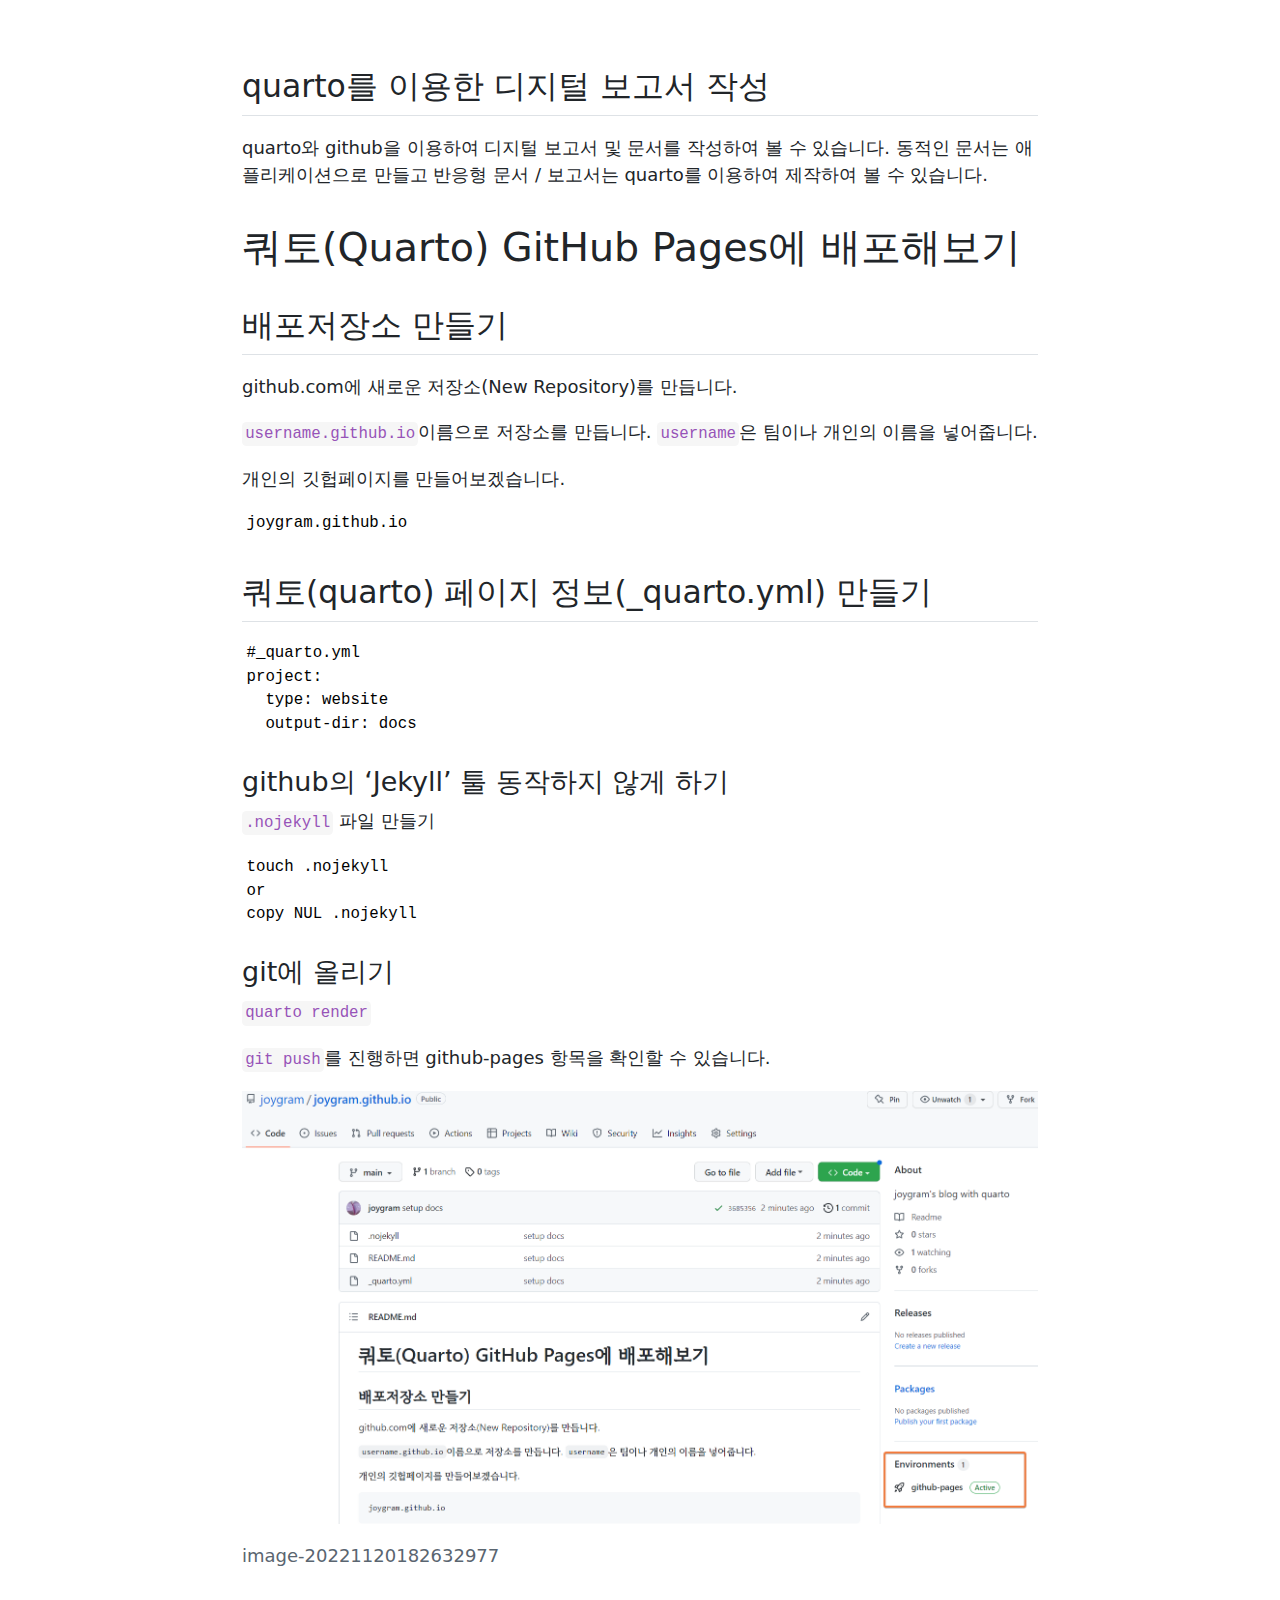
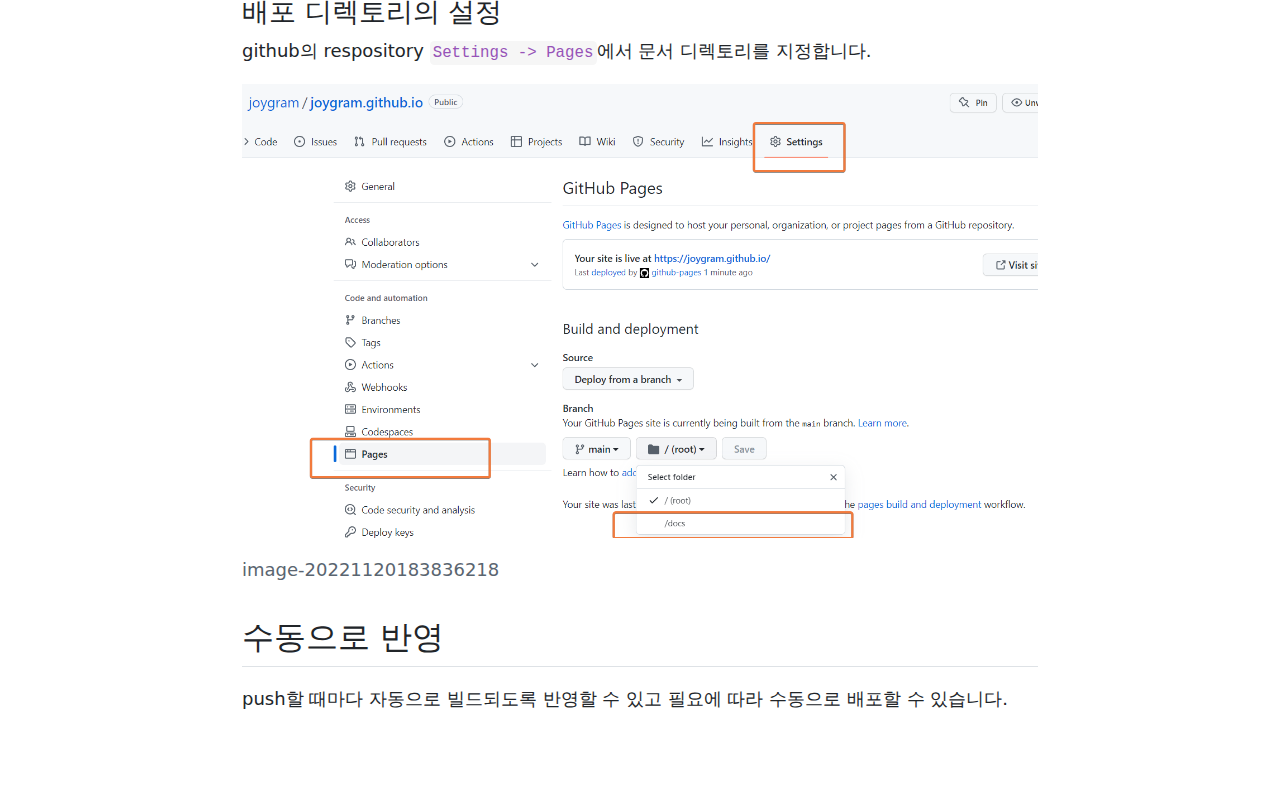
<file: docs/index.html>
<!DOCTYPE html>
<html xmlns="http://www.w3.org/1999/xhtml" lang="en" xml:lang="en"><head>

<meta charset="utf-8">
<meta name="generator" content="quarto-1.2.269">

<meta name="viewport" content="width=device-width, initial-scale=1.0, user-scalable=yes">


<title>joygram’s snippets</title>
<style>
code{white-space: pre-wrap;}
span.smallcaps{font-variant: small-caps;}
div.columns{display: flex; gap: min(4vw, 1.5em);}
div.column{flex: auto; overflow-x: auto;}
div.hanging-indent{margin-left: 1.5em; text-indent: -1.5em;}
ul.task-list{list-style: none;}
ul.task-list li input[type="checkbox"] {
  width: 0.8em;
  margin: 0 0.8em 0.2em -1.6em;
  vertical-align: middle;
}
</style>


<script src="site_libs/quarto-nav/quarto-nav.js"></script>
<script src="site_libs/clipboard/clipboard.min.js"></script>
<script src="site_libs/quarto-search/autocomplete.umd.js"></script>
<script src="site_libs/quarto-search/fuse.min.js"></script>
<script src="site_libs/quarto-search/quarto-search.js"></script>
<meta name="quarto:offset" content="./">
<script src="site_libs/quarto-html/quarto.js"></script>
<script src="site_libs/quarto-html/popper.min.js"></script>
<script src="site_libs/quarto-html/tippy.umd.min.js"></script>
<script src="site_libs/quarto-html/anchor.min.js"></script>
<link href="site_libs/quarto-html/tippy.css" rel="stylesheet">
<link href="site_libs/quarto-html/quarto-syntax-highlighting.css" rel="stylesheet" id="quarto-text-highlighting-styles">
<script src="site_libs/bootstrap/bootstrap.min.js"></script>
<link href="site_libs/bootstrap/bootstrap-icons.css" rel="stylesheet">
<link href="site_libs/bootstrap/bootstrap.min.css" rel="stylesheet" id="quarto-bootstrap" data-mode="light">
<script id="quarto-search-options" type="application/json">{
  "location": "sidebar",
  "copy-button": false,
  "collapse-after": 3,
  "panel-placement": "start",
  "type": "textbox",
  "limit": 20,
  "language": {
    "search-no-results-text": "No results",
    "search-matching-documents-text": "matching documents",
    "search-copy-link-title": "Copy link to search",
    "search-hide-matches-text": "Hide additional matches",
    "search-more-match-text": "more match in this document",
    "search-more-matches-text": "more matches in this document",
    "search-clear-button-title": "Clear",
    "search-detached-cancel-button-title": "Cancel",
    "search-submit-button-title": "Submit"
  }
}</script>


</head>

<body class="fullcontent">

<div id="quarto-search-results"></div>
<!-- content -->
<div id="quarto-content" class="quarto-container page-columns page-rows-contents page-layout-article">
<!-- sidebar -->
<!-- margin-sidebar -->
    
<!-- main -->
<main class="content" id="quarto-document-content">



<section id="quarto를-이용한-디지털-보고서-작성" class="level2">
<h2 class="anchored" data-anchor-id="quarto를-이용한-디지털-보고서-작성">quarto를 이용한 디지털 보고서 작성</h2>
<p>quarto와 github을 이용하여 디지털 보고서 및 문서를 작성하여 볼 수 있습니다. 동적인 문서는 애플리케이션으로 만들고 반응형 문서 / 보고서는 quarto를 이용하여 제작하여 볼 수 있습니다.</p>
</section>
<section id="쿼토quarto-github-pages에-배포해보기" class="level1">
<h1>쿼토(Quarto) GitHub Pages에 배포해보기</h1>
<section id="배포저장소-만들기" class="level2">
<h2 class="anchored" data-anchor-id="배포저장소-만들기">배포저장소 만들기</h2>
<p>github.com에 새로운 저장소(New Repository)를 만듭니다.</p>
<p><code>username.github.io</code>이름으로 저장소를 만듭니다. <code>username</code>은 팀이나 개인의 이름을 넣어줍니다.</p>
<p>개인의 깃헙페이지를 만들어보겠습니다.</p>
<pre><code>joygram.github.io</code></pre>
</section>
<section id="쿼토quarto-페이지-정보_quarto.yml-만들기" class="level2">
<h2 class="anchored" data-anchor-id="쿼토quarto-페이지-정보_quarto.yml-만들기">쿼토(quarto) 페이지 정보(_quarto.yml) 만들기</h2>
<pre><code>#_quarto.yml
project:
  type: website 
  output-dir: docs</code></pre>
<section id="github의-jekyll-툴-동작하지-않게-하기" class="level3">
<h3 class="anchored" data-anchor-id="github의-jekyll-툴-동작하지-않게-하기">github의 ‘Jekyll’ 툴 동작하지 않게 하기</h3>
<p><code>.nojekyll</code> 파일 만들기</p>
<pre><code>touch .nojekyll
or 
copy NUL .nojekyll</code></pre>
</section>
<section id="git에-올리기" class="level3">
<h3 class="anchored" data-anchor-id="git에-올리기">git에 올리기</h3>
<p><code>quarto render</code></p>
<p><code>git push</code>를 진행하면 github-pages 항목을 확인할 수 있습니다.</p>
<div class="quarto-figure quarto-figure-center">
<figure class="figure">
<p><img src="assets/image-20221120182632977.png" class="img-fluid figure-img"></p>
<p></p><figcaption class="figure-caption">image-20221120182632977</figcaption><p></p>
</figure>
</div>
</section>
<section id="배포-디렉토리의-설정" class="level3">
<h3 class="anchored" data-anchor-id="배포-디렉토리의-설정">배포 디렉토리의 설정</h3>
<p>github의 respository <code>Settings -&gt; Pages</code>에서 문서 디렉토리를 지정합니다.</p>
<div class="quarto-figure quarto-figure-center">
<figure class="figure">
<p><img src="assets/image-20221120183836218.png" class="img-fluid figure-img"></p>
<p></p><figcaption class="figure-caption">image-20221120183836218</figcaption><p></p>
</figure>
</div>
</section>
</section>
<section id="수동으로-반영" class="level2">
<h2 class="anchored" data-anchor-id="수동으로-반영">수동으로 반영</h2>
<p>push할 때마다 자동으로 빌드되도록 반영할 수 있고 필요에 따라 수동으로 배포할 수 있습니다.</p>


</section>
</section>

</main> <!-- /main -->
<script id="quarto-html-after-body" type="application/javascript">
window.document.addEventListener("DOMContentLoaded", function (event) {
  const toggleBodyColorMode = (bsSheetEl) => {
    const mode = bsSheetEl.getAttribute("data-mode");
    const bodyEl = window.document.querySelector("body");
    if (mode === "dark") {
      bodyEl.classList.add("quarto-dark");
      bodyEl.classList.remove("quarto-light");
    } else {
      bodyEl.classList.add("quarto-light");
      bodyEl.classList.remove("quarto-dark");
    }
  }
  const toggleBodyColorPrimary = () => {
    const bsSheetEl = window.document.querySelector("link#quarto-bootstrap");
    if (bsSheetEl) {
      toggleBodyColorMode(bsSheetEl);
    }
  }
  toggleBodyColorPrimary();  
  const icon = "";
  const anchorJS = new window.AnchorJS();
  anchorJS.options = {
    placement: 'right',
    icon: icon
  };
  anchorJS.add('.anchored');
  const clipboard = new window.ClipboardJS('.code-copy-button', {
    target: function(trigger) {
      return trigger.previousElementSibling;
    }
  });
  clipboard.on('success', function(e) {
    // button target
    const button = e.trigger;
    // don't keep focus
    button.blur();
    // flash "checked"
    button.classList.add('code-copy-button-checked');
    var currentTitle = button.getAttribute("title");
    button.setAttribute("title", "Copied!");
    let tooltip;
    if (window.bootstrap) {
      button.setAttribute("data-bs-toggle", "tooltip");
      button.setAttribute("data-bs-placement", "left");
      button.setAttribute("data-bs-title", "Copied!");
      tooltip = new bootstrap.Tooltip(button, 
        { trigger: "manual", 
          customClass: "code-copy-button-tooltip",
          offset: [0, -8]});
      tooltip.show();    
    }
    setTimeout(function() {
      if (tooltip) {
        tooltip.hide();
        button.removeAttribute("data-bs-title");
        button.removeAttribute("data-bs-toggle");
        button.removeAttribute("data-bs-placement");
      }
      button.setAttribute("title", currentTitle);
      button.classList.remove('code-copy-button-checked');
    }, 1000);
    // clear code selection
    e.clearSelection();
  });
  function tippyHover(el, contentFn) {
    const config = {
      allowHTML: true,
      content: contentFn,
      maxWidth: 500,
      delay: 100,
      arrow: false,
      appendTo: function(el) {
          return el.parentElement;
      },
      interactive: true,
      interactiveBorder: 10,
      theme: 'quarto',
      placement: 'bottom-start'
    };
    window.tippy(el, config); 
  }
  const noterefs = window.document.querySelectorAll('a[role="doc-noteref"]');
  for (var i=0; i<noterefs.length; i++) {
    const ref = noterefs[i];
    tippyHover(ref, function() {
      // use id or data attribute instead here
      let href = ref.getAttribute('data-footnote-href') || ref.getAttribute('href');
      try { href = new URL(href).hash; } catch {}
      const id = href.replace(/^#\/?/, "");
      const note = window.document.getElementById(id);
      return note.innerHTML;
    });
  }
  const findCites = (el) => {
    const parentEl = el.parentElement;
    if (parentEl) {
      const cites = parentEl.dataset.cites;
      if (cites) {
        return {
          el,
          cites: cites.split(' ')
        };
      } else {
        return findCites(el.parentElement)
      }
    } else {
      return undefined;
    }
  };
  var bibliorefs = window.document.querySelectorAll('a[role="doc-biblioref"]');
  for (var i=0; i<bibliorefs.length; i++) {
    const ref = bibliorefs[i];
    const citeInfo = findCites(ref);
    if (citeInfo) {
      tippyHover(citeInfo.el, function() {
        var popup = window.document.createElement('div');
        citeInfo.cites.forEach(function(cite) {
          var citeDiv = window.document.createElement('div');
          citeDiv.classList.add('hanging-indent');
          citeDiv.classList.add('csl-entry');
          var biblioDiv = window.document.getElementById('ref-' + cite);
          if (biblioDiv) {
            citeDiv.innerHTML = biblioDiv.innerHTML;
          }
          popup.appendChild(citeDiv);
        });
        return popup.innerHTML;
      });
    }
  }
});
</script>
</div> <!-- /content -->



</body></html>
</file>
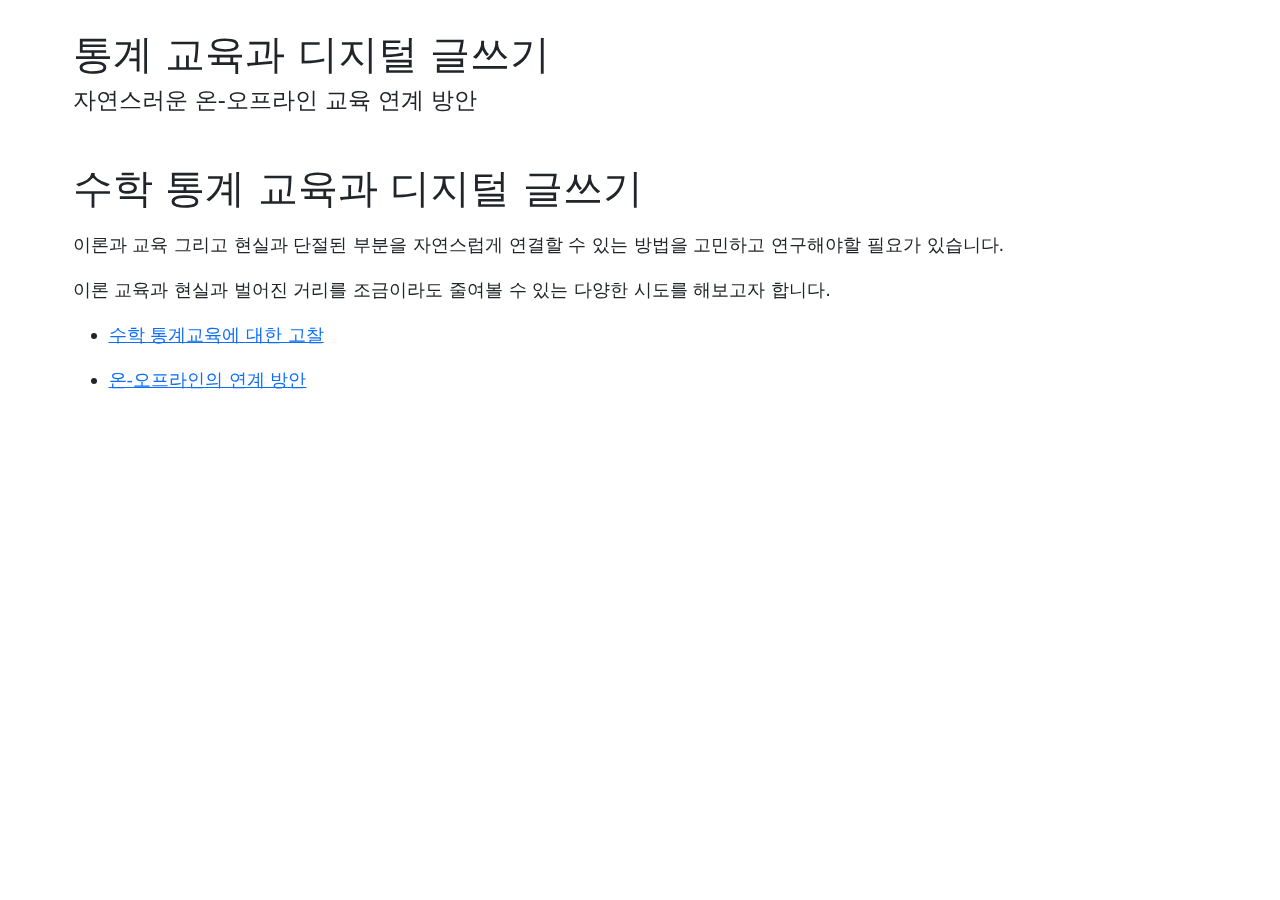
<file: docs/stat-edu/index.html>
<!DOCTYPE html>
<html xmlns="http://www.w3.org/1999/xhtml" lang="en" xml:lang="en"><head>

<meta charset="utf-8">
<meta name="generator" content="quarto-1.2.269">

<meta name="viewport" content="width=device-width, initial-scale=1.0, user-scalable=yes">


<title>쿼토(quarto)와 디지털 글쓰기 - 통계 교육과 디지털 글쓰기</title>
<style>
code{white-space: pre-wrap;}
span.smallcaps{font-variant: small-caps;}
div.columns{display: flex; gap: min(4vw, 1.5em);}
div.column{flex: auto; overflow-x: auto;}
div.hanging-indent{margin-left: 1.5em; text-indent: -1.5em;}
ul.task-list{list-style: none;}
ul.task-list li input[type="checkbox"] {
  width: 0.8em;
  margin: 0 0.8em 0.2em -1.6em;
  vertical-align: middle;
}
</style>


<script src="../site_libs/quarto-nav/quarto-nav.js"></script>
<script src="../site_libs/clipboard/clipboard.min.js"></script>
<script src="../site_libs/quarto-search/autocomplete.umd.js"></script>
<script src="../site_libs/quarto-search/fuse.min.js"></script>
<script src="../site_libs/quarto-search/quarto-search.js"></script>
<meta name="quarto:offset" content="../">
<script src="../site_libs/quarto-html/quarto.js"></script>
<script src="../site_libs/quarto-html/popper.min.js"></script>
<script src="../site_libs/quarto-html/tippy.umd.min.js"></script>
<script src="../site_libs/quarto-html/anchor.min.js"></script>
<link href="../site_libs/quarto-html/tippy.css" rel="stylesheet">
<link href="../site_libs/quarto-html/quarto-syntax-highlighting.css" rel="stylesheet" id="quarto-text-highlighting-styles">
<script src="../site_libs/bootstrap/bootstrap.min.js"></script>
<link href="../site_libs/bootstrap/bootstrap-icons.css" rel="stylesheet">
<link href="../site_libs/bootstrap/bootstrap.min.css" rel="stylesheet" id="quarto-bootstrap" data-mode="light">
<script id="quarto-search-options" type="application/json">{
  "location": "sidebar",
  "copy-button": false,
  "collapse-after": 3,
  "panel-placement": "start",
  "type": "textbox",
  "limit": 20,
  "language": {
    "search-no-results-text": "No results",
    "search-matching-documents-text": "matching documents",
    "search-copy-link-title": "Copy link to search",
    "search-hide-matches-text": "Hide additional matches",
    "search-more-match-text": "more match in this document",
    "search-more-matches-text": "more matches in this document",
    "search-clear-button-title": "Clear",
    "search-detached-cancel-button-title": "Cancel",
    "search-submit-button-title": "Submit"
  }
}</script>


</head>

<body>

<div id="quarto-search-results"></div>
<!-- content -->
<div id="quarto-content" class="quarto-container page-columns page-rows-contents page-layout-full">
<!-- sidebar -->
<!-- margin-sidebar -->
    
<!-- main -->
<main class="content column-page" id="quarto-document-content">

<header id="title-block-header" class="quarto-title-block default">
<div class="quarto-title">
<h1 class="title">통계 교육과 디지털 글쓰기</h1>
<p class="subtitle lead">자연스러운 온-오프라인 교육 연계 방안</p>
</div>



<div class="quarto-title-meta">

    
  
    
  </div>
  

</header>

<section id="수학-통계-교육과-디지털-글쓰기" class="level1">
<h1>수학 통계 교육과 디지털 글쓰기</h1>
<p>이론과 교육 그리고 현실과 단절된 부분을 자연스럽게 연결할 수 있는 방법을 고민하고 연구해야할 필요가 있습니다.</p>
<p>이론 교육과 현실과 벌어진 거리를 조금이라도 줄여볼 수 있는 다양한 시도를 해보고자 합니다.</p>
<ul>
<li><p><a href="../stat-edu/수학통계교육의고찰.html">수학 통계교육에 대한 고찰</a></p></li>
<li><p><a href="../stat-edu/수학통계교육의고찰.html">온-오프라인의 연계 방안</a></p></li>
</ul>


</section>

</main> <!-- /main -->
<script id="quarto-html-after-body" type="application/javascript">
window.document.addEventListener("DOMContentLoaded", function (event) {
  const toggleBodyColorMode = (bsSheetEl) => {
    const mode = bsSheetEl.getAttribute("data-mode");
    const bodyEl = window.document.querySelector("body");
    if (mode === "dark") {
      bodyEl.classList.add("quarto-dark");
      bodyEl.classList.remove("quarto-light");
    } else {
      bodyEl.classList.add("quarto-light");
      bodyEl.classList.remove("quarto-dark");
    }
  }
  const toggleBodyColorPrimary = () => {
    const bsSheetEl = window.document.querySelector("link#quarto-bootstrap");
    if (bsSheetEl) {
      toggleBodyColorMode(bsSheetEl);
    }
  }
  toggleBodyColorPrimary();  
  const icon = "";
  const anchorJS = new window.AnchorJS();
  anchorJS.options = {
    placement: 'right',
    icon: icon
  };
  anchorJS.add('.anchored');
  const clipboard = new window.ClipboardJS('.code-copy-button', {
    target: function(trigger) {
      return trigger.previousElementSibling;
    }
  });
  clipboard.on('success', function(e) {
    // button target
    const button = e.trigger;
    // don't keep focus
    button.blur();
    // flash "checked"
    button.classList.add('code-copy-button-checked');
    var currentTitle = button.getAttribute("title");
    button.setAttribute("title", "Copied!");
    let tooltip;
    if (window.bootstrap) {
      button.setAttribute("data-bs-toggle", "tooltip");
      button.setAttribute("data-bs-placement", "left");
      button.setAttribute("data-bs-title", "Copied!");
      tooltip = new bootstrap.Tooltip(button, 
        { trigger: "manual", 
          customClass: "code-copy-button-tooltip",
          offset: [0, -8]});
      tooltip.show();    
    }
    setTimeout(function() {
      if (tooltip) {
        tooltip.hide();
        button.removeAttribute("data-bs-title");
        button.removeAttribute("data-bs-toggle");
        button.removeAttribute("data-bs-placement");
      }
      button.setAttribute("title", currentTitle);
      button.classList.remove('code-copy-button-checked');
    }, 1000);
    // clear code selection
    e.clearSelection();
  });
  function tippyHover(el, contentFn) {
    const config = {
      allowHTML: true,
      content: contentFn,
      maxWidth: 500,
      delay: 100,
      arrow: false,
      appendTo: function(el) {
          return el.parentElement;
      },
      interactive: true,
      interactiveBorder: 10,
      theme: 'quarto',
      placement: 'bottom-start'
    };
    window.tippy(el, config); 
  }
  const noterefs = window.document.querySelectorAll('a[role="doc-noteref"]');
  for (var i=0; i<noterefs.length; i++) {
    const ref = noterefs[i];
    tippyHover(ref, function() {
      // use id or data attribute instead here
      let href = ref.getAttribute('data-footnote-href') || ref.getAttribute('href');
      try { href = new URL(href).hash; } catch {}
      const id = href.replace(/^#\/?/, "");
      const note = window.document.getElementById(id);
      return note.innerHTML;
    });
  }
  const findCites = (el) => {
    const parentEl = el.parentElement;
    if (parentEl) {
      const cites = parentEl.dataset.cites;
      if (cites) {
        return {
          el,
          cites: cites.split(' ')
        };
      } else {
        return findCites(el.parentElement)
      }
    } else {
      return undefined;
    }
  };
  var bibliorefs = window.document.querySelectorAll('a[role="doc-biblioref"]');
  for (var i=0; i<bibliorefs.length; i++) {
    const ref = bibliorefs[i];
    const citeInfo = findCites(ref);
    if (citeInfo) {
      tippyHover(citeInfo.el, function() {
        var popup = window.document.createElement('div');
        citeInfo.cites.forEach(function(cite) {
          var citeDiv = window.document.createElement('div');
          citeDiv.classList.add('hanging-indent');
          citeDiv.classList.add('csl-entry');
          var biblioDiv = window.document.getElementById('ref-' + cite);
          if (biblioDiv) {
            citeDiv.innerHTML = biblioDiv.innerHTML;
          }
          popup.appendChild(citeDiv);
        });
        return popup.innerHTML;
      });
    }
  }
});
</script>
</div> <!-- /content -->



</body></html>
</file>
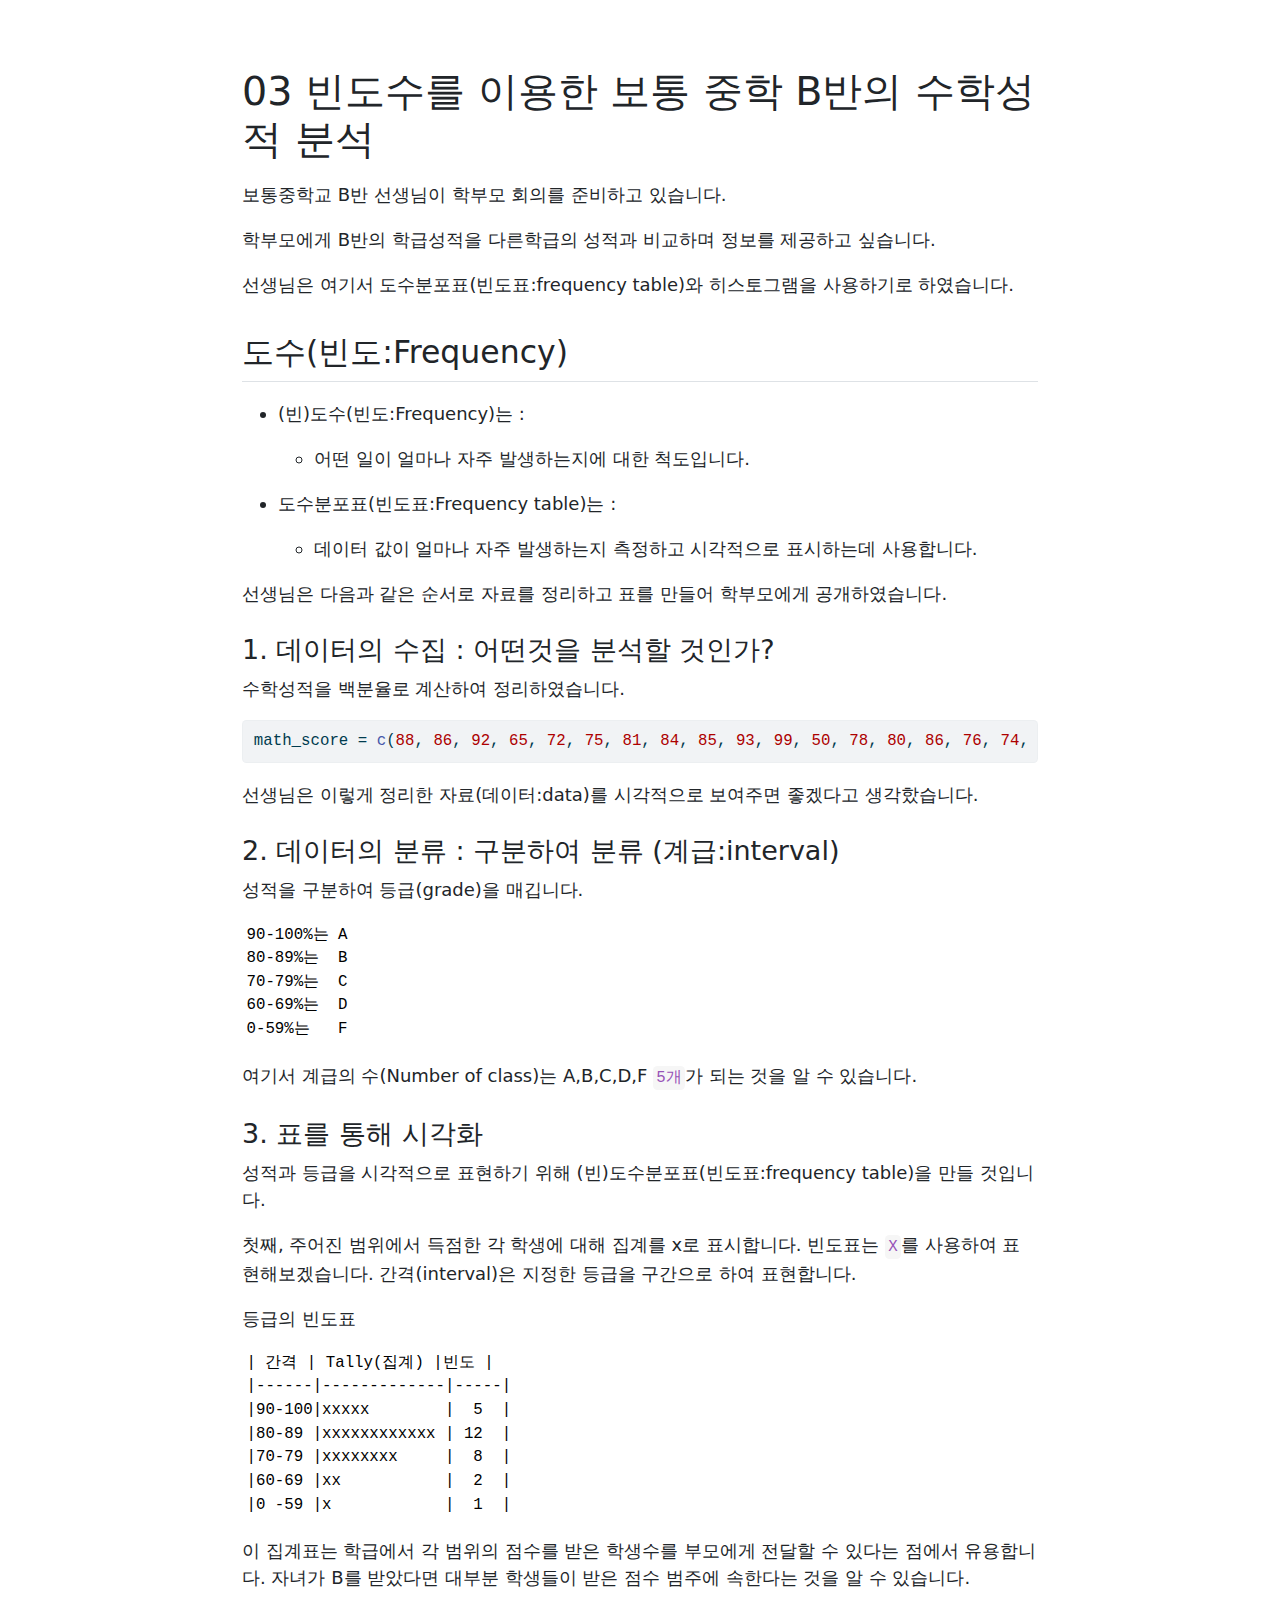
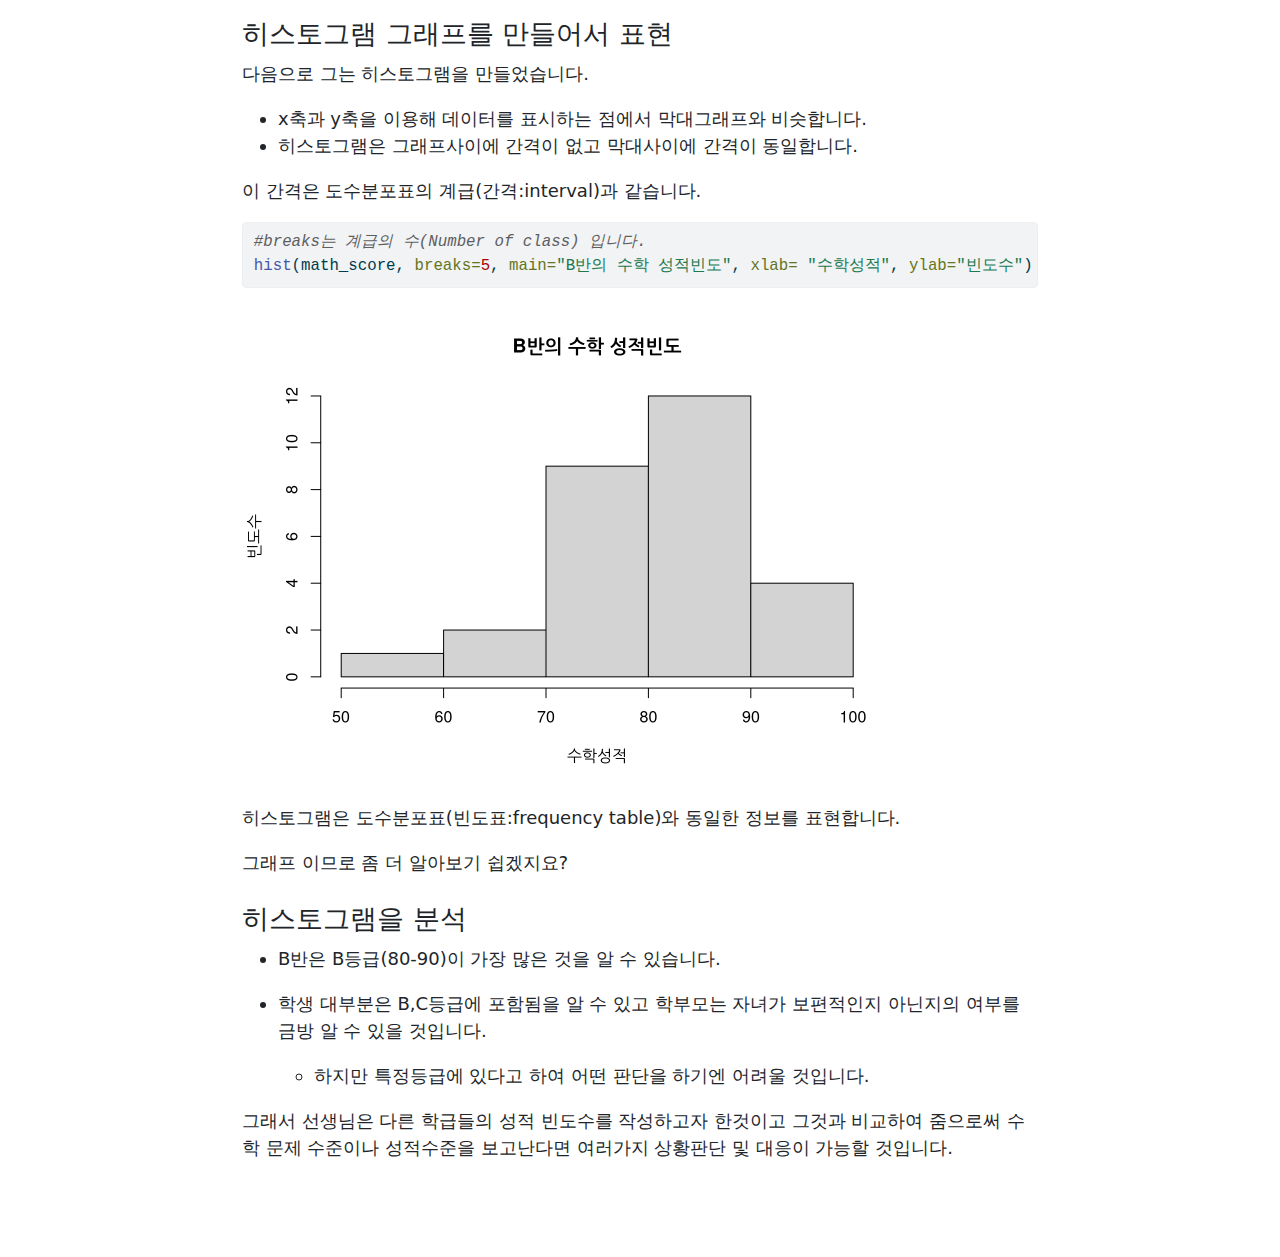
<file: docs/stat-edu/freq_table_01.html>
<!DOCTYPE html>
<html xmlns="http://www.w3.org/1999/xhtml" lang="en" xml:lang="en"><head>

<meta charset="utf-8">
<meta name="generator" content="quarto-1.2.269">

<meta name="viewport" content="width=device-width, initial-scale=1.0, user-scalable=yes">


<title>쿼토(quarto)와 디지털 글쓰기 – freq_table_01</title>
<style>
code{white-space: pre-wrap;}
span.smallcaps{font-variant: small-caps;}
div.columns{display: flex; gap: min(4vw, 1.5em);}
div.column{flex: auto; overflow-x: auto;}
div.hanging-indent{margin-left: 1.5em; text-indent: -1.5em;}
ul.task-list{list-style: none;}
ul.task-list li input[type="checkbox"] {
  width: 0.8em;
  margin: 0 0.8em 0.2em -1.6em;
  vertical-align: middle;
}
pre > code.sourceCode { white-space: pre; position: relative; }
pre > code.sourceCode > span { display: inline-block; line-height: 1.25; }
pre > code.sourceCode > span:empty { height: 1.2em; }
.sourceCode { overflow: visible; }
code.sourceCode > span { color: inherit; text-decoration: inherit; }
div.sourceCode { margin: 1em 0; }
pre.sourceCode { margin: 0; }
@media screen {
div.sourceCode { overflow: auto; }
}
@media print {
pre > code.sourceCode { white-space: pre-wrap; }
pre > code.sourceCode > span { text-indent: -5em; padding-left: 5em; }
}
pre.numberSource code
  { counter-reset: source-line 0; }
pre.numberSource code > span
  { position: relative; left: -4em; counter-increment: source-line; }
pre.numberSource code > span > a:first-child::before
  { content: counter(source-line);
    position: relative; left: -1em; text-align: right; vertical-align: baseline;
    border: none; display: inline-block;
    -webkit-touch-callout: none; -webkit-user-select: none;
    -khtml-user-select: none; -moz-user-select: none;
    -ms-user-select: none; user-select: none;
    padding: 0 4px; width: 4em;
    color: #aaaaaa;
  }
pre.numberSource { margin-left: 3em; border-left: 1px solid #aaaaaa;  padding-left: 4px; }
div.sourceCode
  {   }
@media screen {
pre > code.sourceCode > span > a:first-child::before { text-decoration: underline; }
}
code span.al { color: #ff0000; font-weight: bold; } /* Alert */
code span.an { color: #60a0b0; font-weight: bold; font-style: italic; } /* Annotation */
code span.at { color: #7d9029; } /* Attribute */
code span.bn { color: #40a070; } /* BaseN */
code span.bu { color: #008000; } /* BuiltIn */
code span.cf { color: #007020; font-weight: bold; } /* ControlFlow */
code span.ch { color: #4070a0; } /* Char */
code span.cn { color: #880000; } /* Constant */
code span.co { color: #60a0b0; font-style: italic; } /* Comment */
code span.cv { color: #60a0b0; font-weight: bold; font-style: italic; } /* CommentVar */
code span.do { color: #ba2121; font-style: italic; } /* Documentation */
code span.dt { color: #902000; } /* DataType */
code span.dv { color: #40a070; } /* DecVal */
code span.er { color: #ff0000; font-weight: bold; } /* Error */
code span.ex { } /* Extension */
code span.fl { color: #40a070; } /* Float */
code span.fu { color: #06287e; } /* Function */
code span.im { color: #008000; font-weight: bold; } /* Import */
code span.in { color: #60a0b0; font-weight: bold; font-style: italic; } /* Information */
code span.kw { color: #007020; font-weight: bold; } /* Keyword */
code span.op { color: #666666; } /* Operator */
code span.ot { color: #007020; } /* Other */
code span.pp { color: #bc7a00; } /* Preprocessor */
code span.sc { color: #4070a0; } /* SpecialChar */
code span.ss { color: #bb6688; } /* SpecialString */
code span.st { color: #4070a0; } /* String */
code span.va { color: #19177c; } /* Variable */
code span.vs { color: #4070a0; } /* VerbatimString */
code span.wa { color: #60a0b0; font-weight: bold; font-style: italic; } /* Warning */
</style>


<script src="../site_libs/quarto-nav/quarto-nav.js"></script>
<script src="../site_libs/clipboard/clipboard.min.js"></script>
<script src="../site_libs/quarto-search/autocomplete.umd.js"></script>
<script src="../site_libs/quarto-search/fuse.min.js"></script>
<script src="../site_libs/quarto-search/quarto-search.js"></script>
<meta name="quarto:offset" content="../">
<script src="../site_libs/quarto-html/quarto.js"></script>
<script src="../site_libs/quarto-html/popper.min.js"></script>
<script src="../site_libs/quarto-html/tippy.umd.min.js"></script>
<script src="../site_libs/quarto-html/anchor.min.js"></script>
<link href="../site_libs/quarto-html/tippy.css" rel="stylesheet">
<link href="../site_libs/quarto-html/quarto-syntax-highlighting.css" rel="stylesheet" id="quarto-text-highlighting-styles">
<script src="../site_libs/bootstrap/bootstrap.min.js"></script>
<link href="../site_libs/bootstrap/bootstrap-icons.css" rel="stylesheet">
<link href="../site_libs/bootstrap/bootstrap.min.css" rel="stylesheet" id="quarto-bootstrap" data-mode="light">
<script id="quarto-search-options" type="application/json">{
  "location": "sidebar",
  "copy-button": false,
  "collapse-after": 3,
  "panel-placement": "start",
  "type": "textbox",
  "limit": 20,
  "language": {
    "search-no-results-text": "No results",
    "search-matching-documents-text": "matching documents",
    "search-copy-link-title": "Copy link to search",
    "search-hide-matches-text": "Hide additional matches",
    "search-more-match-text": "more match in this document",
    "search-more-matches-text": "more matches in this document",
    "search-clear-button-title": "Clear",
    "search-detached-cancel-button-title": "Cancel",
    "search-submit-button-title": "Submit"
  }
}</script>


</head>

<body class="fullcontent">

<div id="quarto-search-results"></div>
<!-- content -->
<div id="quarto-content" class="quarto-container page-columns page-rows-contents page-layout-article">
<!-- sidebar -->
<!-- margin-sidebar -->
    
<!-- main -->
<main class="content" id="quarto-document-content">



<section id="빈도수를-이용한-보통-중학-b반의-수학성적-분석" class="level1">
<h1>03 빈도수를 이용한 보통 중학 B반의 수학성적 분석</h1>
<p>보통중학교 B반 선생님이 학부모 회의를 준비하고 있습니다.</p>
<p>학부모에게 B반의 학급성적을 다른학급의 성적과 비교하며 정보를 제공하고 싶습니다.</p>
<p>선생님은 여기서 도수분포표(빈도표:frequency table)와 히스토그램을 사용하기로 하였습니다.</p>
<section id="도수빈도frequency" class="level2">
<h2 class="anchored" data-anchor-id="도수빈도frequency">도수(빈도:Frequency)</h2>
<ul>
<li><p>(빈)도수(빈도:Frequency)는 :</p>
<ul>
<li>어떤 일이 얼마나 자주 발생하는지에 대한 척도입니다.</li>
</ul></li>
<li><p>도수분포표(빈도표:Frequency table)는 :</p>
<ul>
<li>데이터 값이 얼마나 자주 발생하는지 측정하고 시각적으로 표시하는데 사용합니다.</li>
</ul></li>
</ul>
<p>선생님은 다음과 같은 순서로 자료를 정리하고 표를 만들어 학부모에게 공개하였습니다.</p>
<section id="데이터의-수집-어떤것을-분석할-것인가" class="level3">
<h3 class="anchored" data-anchor-id="데이터의-수집-어떤것을-분석할-것인가">1. 데이터의 수집 : 어떤것을 분석할 것인가?</h3>
<p>수학성적을 백분율로 계산하여 정리하였습니다.</p>
<div class="cell">
<div class="sourceCode cell-code" id="cb1"><pre class="sourceCode r code-with-copy"><code class="sourceCode r"><span id="cb1-1"><a href="#cb1-1" aria-hidden="true" tabindex="-1"></a>math_score <span class="ot">=</span> <span class="fu">c</span>(<span class="dv">88</span>, <span class="dv">86</span>, <span class="dv">92</span>, <span class="dv">65</span>, <span class="dv">72</span>, <span class="dv">75</span>, <span class="dv">81</span>, <span class="dv">84</span>, <span class="dv">85</span>, <span class="dv">93</span>, <span class="dv">99</span>, <span class="dv">50</span>, <span class="dv">78</span>, <span class="dv">80</span>, <span class="dv">86</span>, <span class="dv">76</span>, <span class="dv">74</span>, <span class="dv">95</span>, <span class="dv">81</span>, <span class="dv">87</span>, <span class="dv">90</span>, <span class="dv">72</span>, <span class="dv">76</span>, <span class="dv">61</span>, <span class="dv">85</span>, <span class="dv">84</span>, <span class="dv">78</span>, <span class="dv">83</span>)</span></code><button title="Copy to Clipboard" class="code-copy-button"><i class="bi"></i></button></pre></div>
</div>
<p>선생님은 이렇게 정리한 자료(데이터:data)를 시각적으로 보여주면 좋겠다고 생각핬습니다.</p>
</section>
<section id="데이터의-분류-구분하여-분류-계급interval" class="level3">
<h3 class="anchored" data-anchor-id="데이터의-분류-구분하여-분류-계급interval">2. 데이터의 분류 : 구분하여 분류 (계급:interval)</h3>
<p>성적을 구분하여 등급(grade)을 매깁니다.</p>
<pre><code>90-100%는 A
80-89%는  B
70-79%는  C 
60-69%는  D 
0-59%는   F </code></pre>
<p>여기서 계급의 수(Number of class)는 A,B,C,D,F <code>5개</code>가 되는 것을 알 수 있습니다.</p>
</section>
<section id="표를-통해-시각화" class="level3">
<h3 class="anchored" data-anchor-id="표를-통해-시각화">3. 표를 통해 시각화</h3>
<p>성적과 등급을 시각적으로 표현하기 위해 (빈)도수분포표(빈도표:frequency table)을 만들 것입니다.</p>
<p>첫째, 주어진 범위에서 득점한 각 학생에 대해 집계를 x로 표시합니다. 빈도표는 <code>X</code>를 사용하여 표현해보겠습니다. 간격(interval)은 지정한 등급을 구간으로 하여 표현합니다.</p>
<p>등급의 빈도표</p>
<pre><code>| 간격 | Tally(집계) |빈도 |
|------|-------------|-----|
|90-100|xxxxx        |  5  |
|80-89 |xxxxxxxxxxxx | 12  |
|70-79 |xxxxxxxx     |  8  |
|60-69 |xx           |  2  |
|0 -59 |x            |  1  |</code></pre>
<p>이 집계표는 학급에서 각 범위의 점수를 받은 학생수를 부모에게 전달할 수 있다는 점에서 유용합니다. 자녀가 B를 받았다면 대부분 학생들이 받은 점수 범주에 속한다는 것을 알 수 있습니다.</p>
</section>
<section id="히스토그램-그래프를-만들어서-표현" class="level3">
<h3 class="anchored" data-anchor-id="히스토그램-그래프를-만들어서-표현">히스토그램 그래프를 만들어서 표현</h3>
<p>다음으로 그는 히스토그램을 만들었습니다.</p>
<ul>
<li>x축과 y축을 이용해 데이터를 표시하는 점에서 막대그래프와 비슷합니다.</li>
<li>히스토그램은 그래프사이에 간격이 없고 막대사이에 간격이 동일합니다.</li>
</ul>
<p>이 간격은 도수분포표의 계급(간격:interval)과 같습니다.</p>
<div class="cell">
<div class="sourceCode cell-code" id="cb4"><pre class="sourceCode r code-with-copy"><code class="sourceCode r"><span id="cb4-1"><a href="#cb4-1" aria-hidden="true" tabindex="-1"></a><span class="co">#breaks는 계급의 수(Number of class) 입니다. </span></span>
<span id="cb4-2"><a href="#cb4-2" aria-hidden="true" tabindex="-1"></a><span class="fu">hist</span>(math_score, <span class="at">breaks=</span><span class="dv">5</span>, <span class="at">main=</span><span class="st">"B반의 수학 성적빈도"</span>, <span class="at">xlab=</span> <span class="st">"수학성적"</span>, <span class="at">ylab=</span><span class="st">"빈도수"</span>)</span></code><button title="Copy to Clipboard" class="code-copy-button"><i class="bi"></i></button></pre></div>
<div class="cell-output-display">
<p><img src="freq_table_01_files/figure-html/unnamed-chunk-2-1.png" class="img-fluid" width="672"></p>
</div>
</div>
<p>히스토그램은 도수분포표(빈도표:frequency table)와 동일한 정보를 표현합니다.</p>
<p>그래프 이므로 좀 더 알아보기 쉽겠지요?</p>
</section>
<section id="히스토그램을-분석" class="level3">
<h3 class="anchored" data-anchor-id="히스토그램을-분석">히스토그램을 분석</h3>
<ul>
<li><p>B반은 B등급(80-90)이 가장 많은 것을 알 수 있습니다.</p></li>
<li><p>학생 대부분은 B,C등급에 포함됨을 알 수 있고 학부모는 자녀가 보편적인지 아닌지의 여부를 금방 알 수 있을 것입니다.</p>
<ul>
<li>하지만 특정등급에 있다고 하여 어떤 판단을 하기엔 어려울 것입니다.</li>
</ul></li>
</ul>
<p>그래서 선생님은 다른 학급들의 성적 빈도수를 작성하고자 한것이고 그것과 비교하여 줌으로써 수학 문제 수준이나 성적수준을 보고난다면 여러가지 상황판단 및 대응이 가능할 것입니다.</p>


</section>
</section>
</section>

</main> <!-- /main -->
<script id="quarto-html-after-body" type="application/javascript">
window.document.addEventListener("DOMContentLoaded", function (event) {
  const toggleBodyColorMode = (bsSheetEl) => {
    const mode = bsSheetEl.getAttribute("data-mode");
    const bodyEl = window.document.querySelector("body");
    if (mode === "dark") {
      bodyEl.classList.add("quarto-dark");
      bodyEl.classList.remove("quarto-light");
    } else {
      bodyEl.classList.add("quarto-light");
      bodyEl.classList.remove("quarto-dark");
    }
  }
  const toggleBodyColorPrimary = () => {
    const bsSheetEl = window.document.querySelector("link#quarto-bootstrap");
    if (bsSheetEl) {
      toggleBodyColorMode(bsSheetEl);
    }
  }
  toggleBodyColorPrimary();  
  const icon = "";
  const anchorJS = new window.AnchorJS();
  anchorJS.options = {
    placement: 'right',
    icon: icon
  };
  anchorJS.add('.anchored');
  const clipboard = new window.ClipboardJS('.code-copy-button', {
    target: function(trigger) {
      return trigger.previousElementSibling;
    }
  });
  clipboard.on('success', function(e) {
    // button target
    const button = e.trigger;
    // don't keep focus
    button.blur();
    // flash "checked"
    button.classList.add('code-copy-button-checked');
    var currentTitle = button.getAttribute("title");
    button.setAttribute("title", "Copied!");
    let tooltip;
    if (window.bootstrap) {
      button.setAttribute("data-bs-toggle", "tooltip");
      button.setAttribute("data-bs-placement", "left");
      button.setAttribute("data-bs-title", "Copied!");
      tooltip = new bootstrap.Tooltip(button, 
        { trigger: "manual", 
          customClass: "code-copy-button-tooltip",
          offset: [0, -8]});
      tooltip.show();    
    }
    setTimeout(function() {
      if (tooltip) {
        tooltip.hide();
        button.removeAttribute("data-bs-title");
        button.removeAttribute("data-bs-toggle");
        button.removeAttribute("data-bs-placement");
      }
      button.setAttribute("title", currentTitle);
      button.classList.remove('code-copy-button-checked');
    }, 1000);
    // clear code selection
    e.clearSelection();
  });
  function tippyHover(el, contentFn) {
    const config = {
      allowHTML: true,
      content: contentFn,
      maxWidth: 500,
      delay: 100,
      arrow: false,
      appendTo: function(el) {
          return el.parentElement;
      },
      interactive: true,
      interactiveBorder: 10,
      theme: 'quarto',
      placement: 'bottom-start'
    };
    window.tippy(el, config); 
  }
  const noterefs = window.document.querySelectorAll('a[role="doc-noteref"]');
  for (var i=0; i<noterefs.length; i++) {
    const ref = noterefs[i];
    tippyHover(ref, function() {
      // use id or data attribute instead here
      let href = ref.getAttribute('data-footnote-href') || ref.getAttribute('href');
      try { href = new URL(href).hash; } catch {}
      const id = href.replace(/^#\/?/, "");
      const note = window.document.getElementById(id);
      return note.innerHTML;
    });
  }
  const findCites = (el) => {
    const parentEl = el.parentElement;
    if (parentEl) {
      const cites = parentEl.dataset.cites;
      if (cites) {
        return {
          el,
          cites: cites.split(' ')
        };
      } else {
        return findCites(el.parentElement)
      }
    } else {
      return undefined;
    }
  };
  var bibliorefs = window.document.querySelectorAll('a[role="doc-biblioref"]');
  for (var i=0; i<bibliorefs.length; i++) {
    const ref = bibliorefs[i];
    const citeInfo = findCites(ref);
    if (citeInfo) {
      tippyHover(citeInfo.el, function() {
        var popup = window.document.createElement('div');
        citeInfo.cites.forEach(function(cite) {
          var citeDiv = window.document.createElement('div');
          citeDiv.classList.add('hanging-indent');
          citeDiv.classList.add('csl-entry');
          var biblioDiv = window.document.getElementById('ref-' + cite);
          if (biblioDiv) {
            citeDiv.innerHTML = biblioDiv.innerHTML;
          }
          popup.appendChild(citeDiv);
        });
        return popup.innerHTML;
      });
    }
  }
});
</script>
</div> <!-- /content -->



</body></html>
</file>
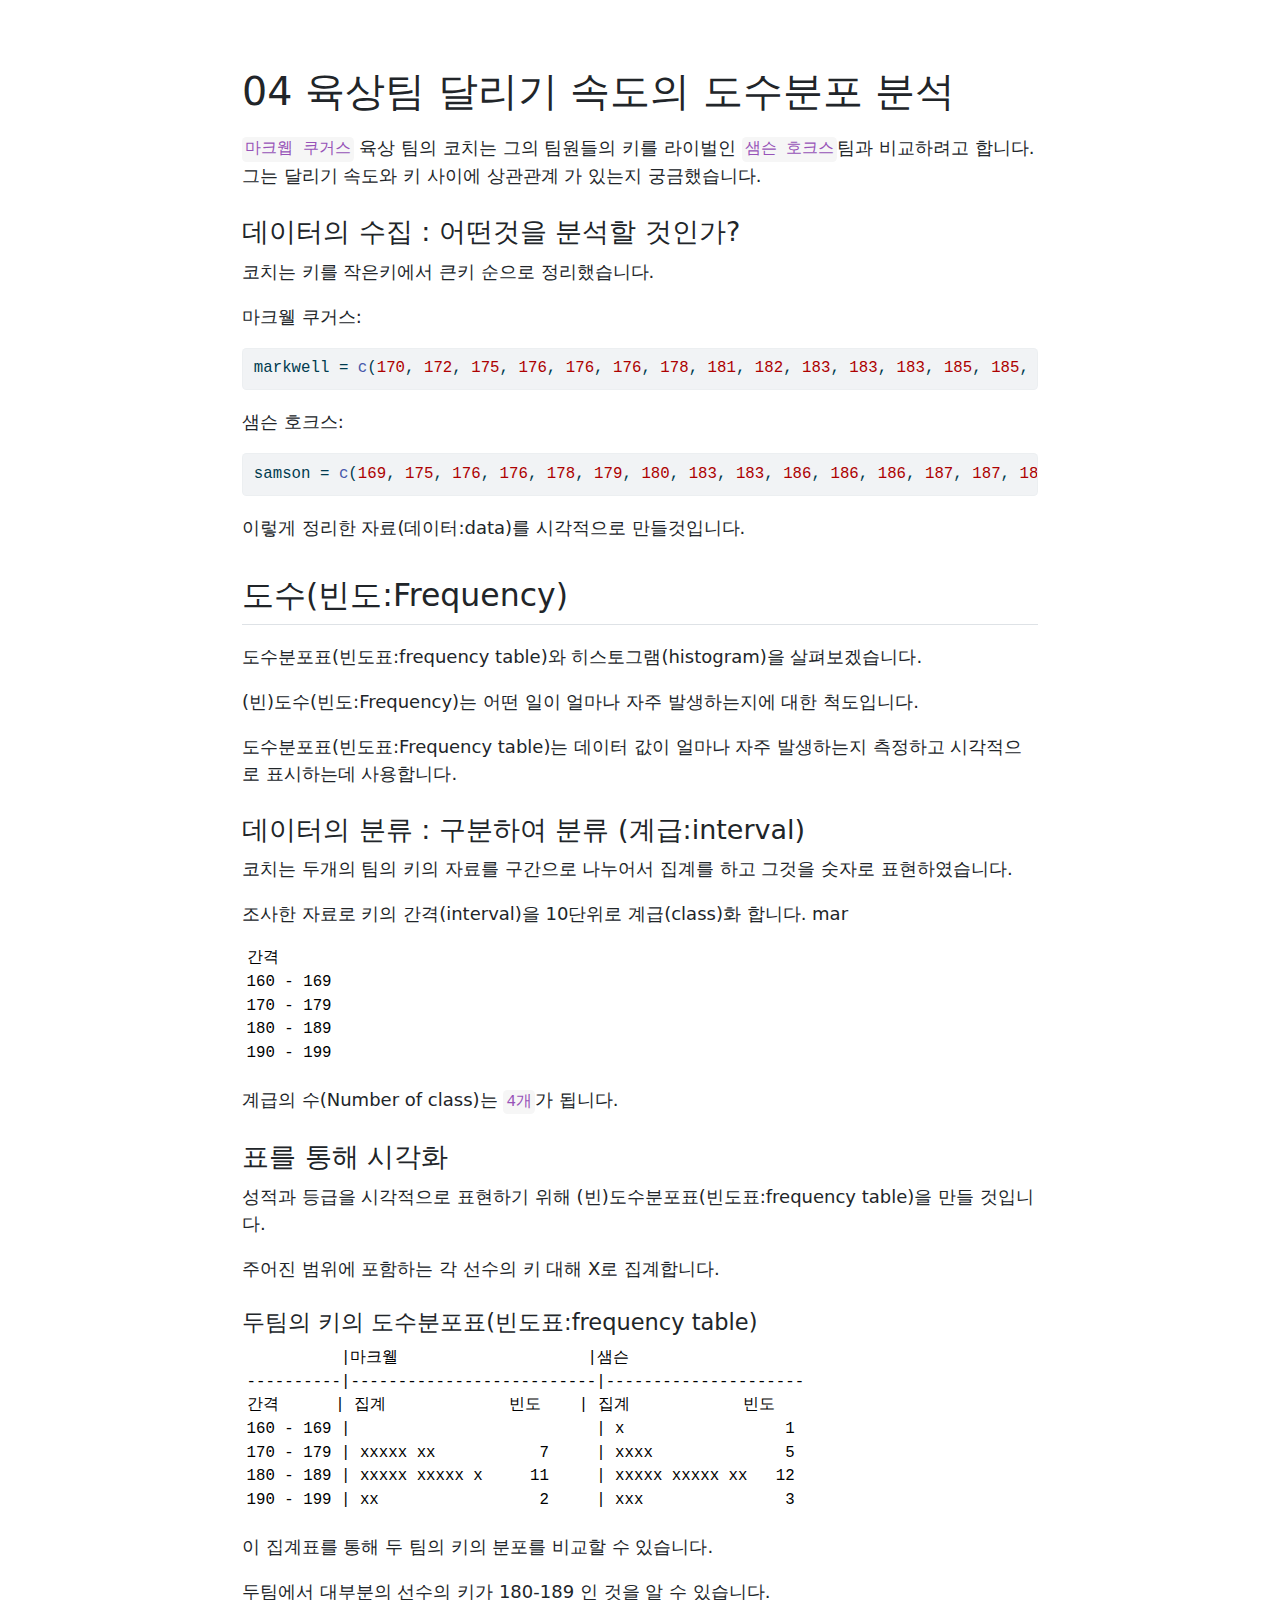
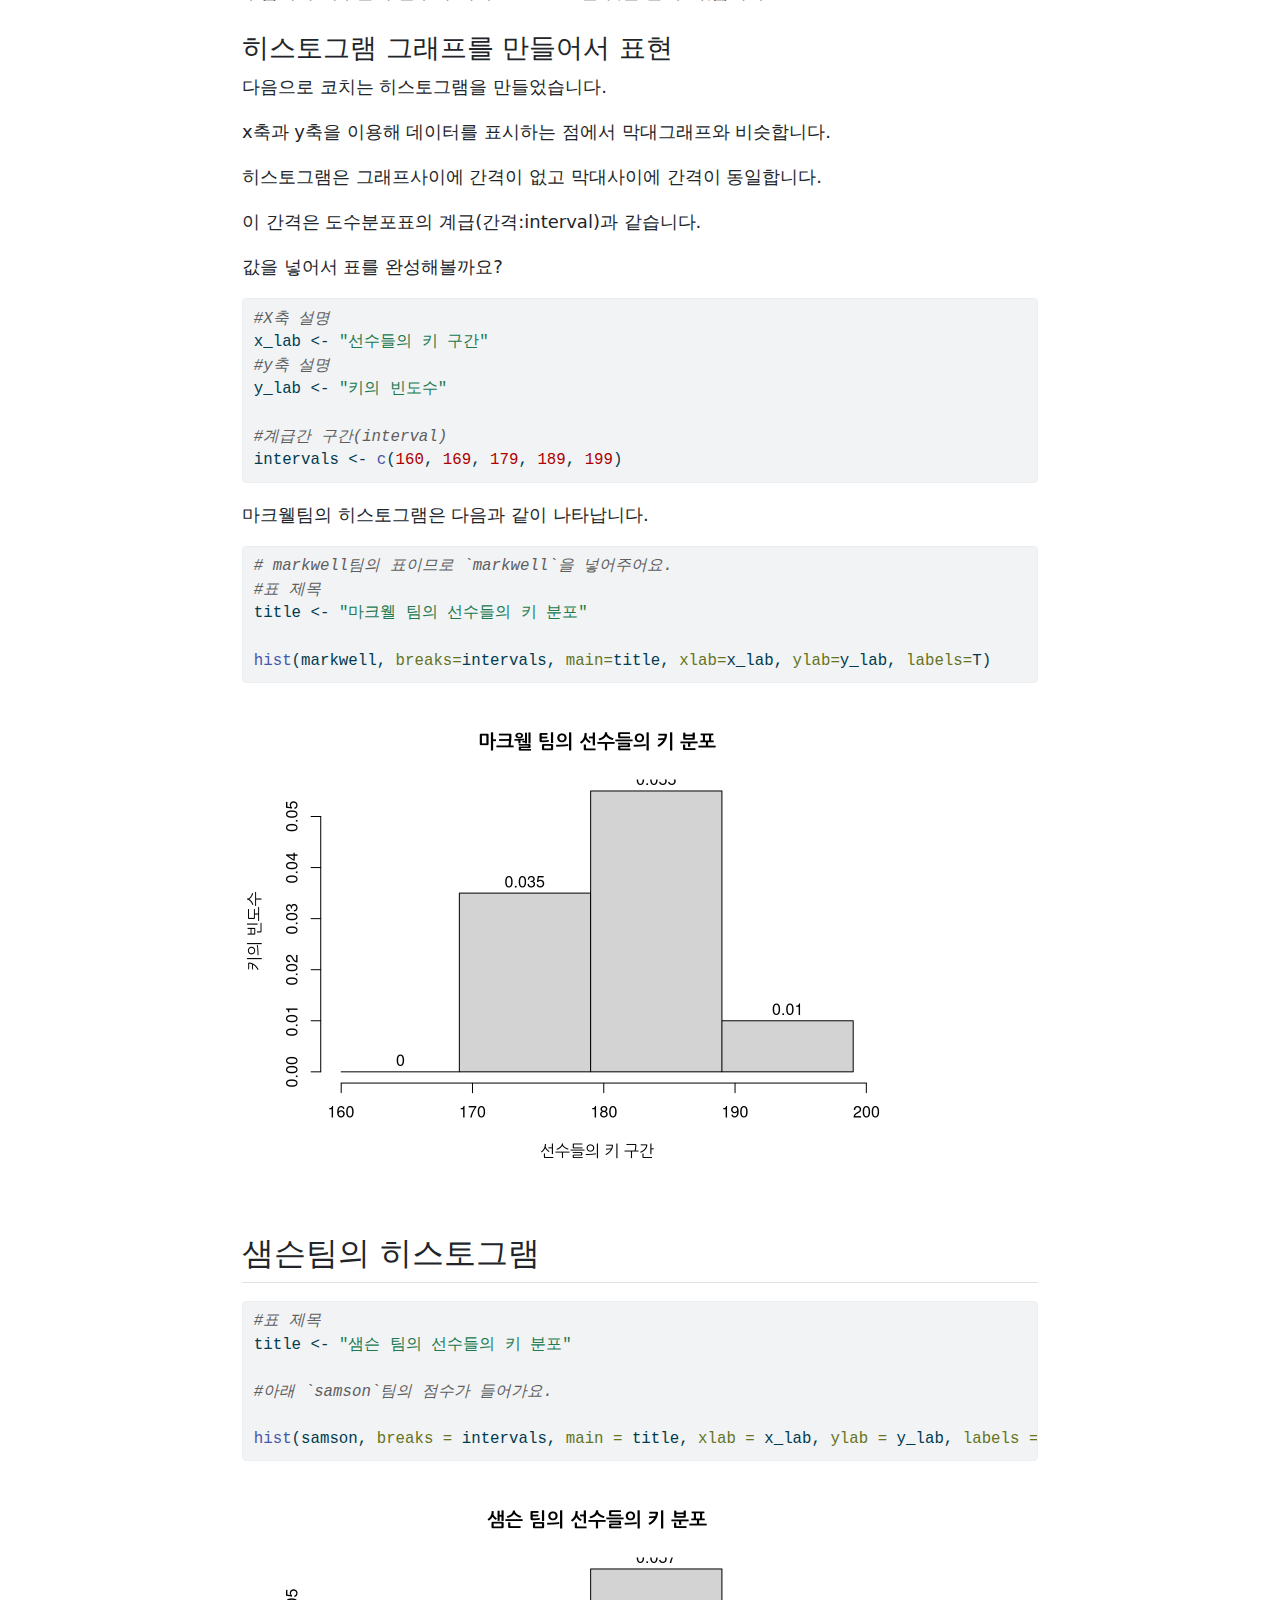
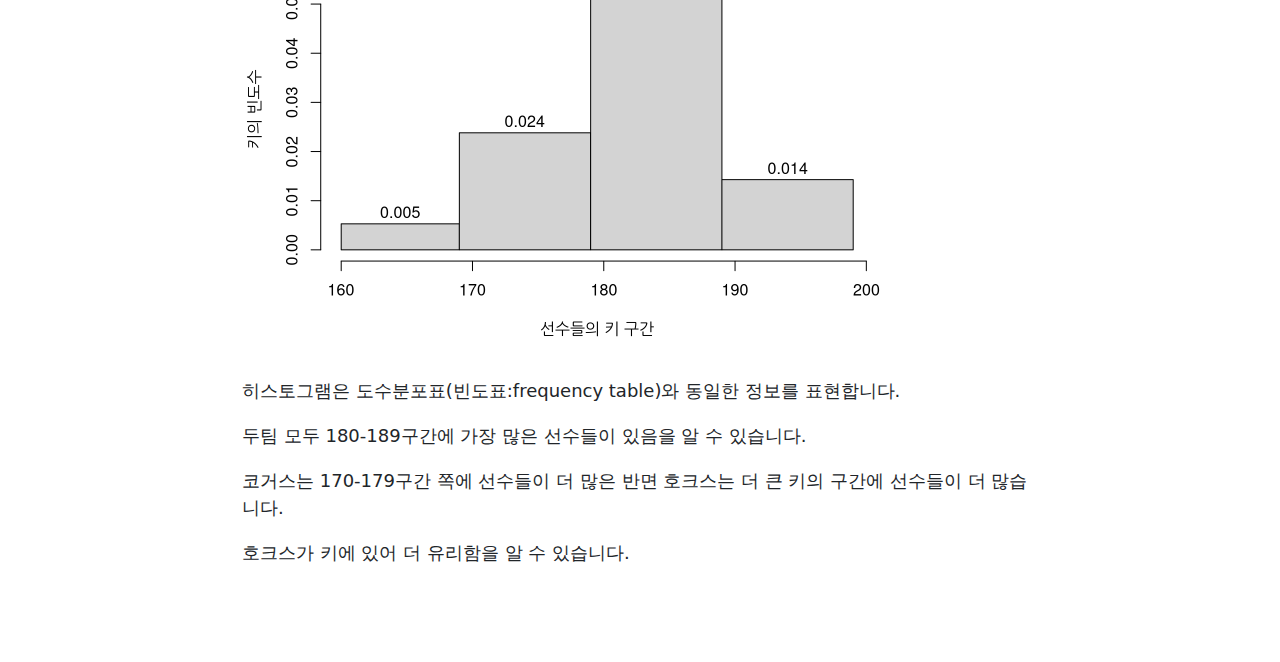
<file: docs/stat-edu/freq_table_02.html>
<!DOCTYPE html>
<html xmlns="http://www.w3.org/1999/xhtml" lang="en" xml:lang="en"><head>

<meta charset="utf-8">
<meta name="generator" content="quarto-1.2.269">

<meta name="viewport" content="width=device-width, initial-scale=1.0, user-scalable=yes">


<title>쿼토(quarto)와 디지털 글쓰기 – freq_table_02</title>
<style>
code{white-space: pre-wrap;}
span.smallcaps{font-variant: small-caps;}
div.columns{display: flex; gap: min(4vw, 1.5em);}
div.column{flex: auto; overflow-x: auto;}
div.hanging-indent{margin-left: 1.5em; text-indent: -1.5em;}
ul.task-list{list-style: none;}
ul.task-list li input[type="checkbox"] {
  width: 0.8em;
  margin: 0 0.8em 0.2em -1.6em;
  vertical-align: middle;
}
pre > code.sourceCode { white-space: pre; position: relative; }
pre > code.sourceCode > span { display: inline-block; line-height: 1.25; }
pre > code.sourceCode > span:empty { height: 1.2em; }
.sourceCode { overflow: visible; }
code.sourceCode > span { color: inherit; text-decoration: inherit; }
div.sourceCode { margin: 1em 0; }
pre.sourceCode { margin: 0; }
@media screen {
div.sourceCode { overflow: auto; }
}
@media print {
pre > code.sourceCode { white-space: pre-wrap; }
pre > code.sourceCode > span { text-indent: -5em; padding-left: 5em; }
}
pre.numberSource code
  { counter-reset: source-line 0; }
pre.numberSource code > span
  { position: relative; left: -4em; counter-increment: source-line; }
pre.numberSource code > span > a:first-child::before
  { content: counter(source-line);
    position: relative; left: -1em; text-align: right; vertical-align: baseline;
    border: none; display: inline-block;
    -webkit-touch-callout: none; -webkit-user-select: none;
    -khtml-user-select: none; -moz-user-select: none;
    -ms-user-select: none; user-select: none;
    padding: 0 4px; width: 4em;
    color: #aaaaaa;
  }
pre.numberSource { margin-left: 3em; border-left: 1px solid #aaaaaa;  padding-left: 4px; }
div.sourceCode
  {   }
@media screen {
pre > code.sourceCode > span > a:first-child::before { text-decoration: underline; }
}
code span.al { color: #ff0000; font-weight: bold; } /* Alert */
code span.an { color: #60a0b0; font-weight: bold; font-style: italic; } /* Annotation */
code span.at { color: #7d9029; } /* Attribute */
code span.bn { color: #40a070; } /* BaseN */
code span.bu { color: #008000; } /* BuiltIn */
code span.cf { color: #007020; font-weight: bold; } /* ControlFlow */
code span.ch { color: #4070a0; } /* Char */
code span.cn { color: #880000; } /* Constant */
code span.co { color: #60a0b0; font-style: italic; } /* Comment */
code span.cv { color: #60a0b0; font-weight: bold; font-style: italic; } /* CommentVar */
code span.do { color: #ba2121; font-style: italic; } /* Documentation */
code span.dt { color: #902000; } /* DataType */
code span.dv { color: #40a070; } /* DecVal */
code span.er { color: #ff0000; font-weight: bold; } /* Error */
code span.ex { } /* Extension */
code span.fl { color: #40a070; } /* Float */
code span.fu { color: #06287e; } /* Function */
code span.im { color: #008000; font-weight: bold; } /* Import */
code span.in { color: #60a0b0; font-weight: bold; font-style: italic; } /* Information */
code span.kw { color: #007020; font-weight: bold; } /* Keyword */
code span.op { color: #666666; } /* Operator */
code span.ot { color: #007020; } /* Other */
code span.pp { color: #bc7a00; } /* Preprocessor */
code span.sc { color: #4070a0; } /* SpecialChar */
code span.ss { color: #bb6688; } /* SpecialString */
code span.st { color: #4070a0; } /* String */
code span.va { color: #19177c; } /* Variable */
code span.vs { color: #4070a0; } /* VerbatimString */
code span.wa { color: #60a0b0; font-weight: bold; font-style: italic; } /* Warning */
</style>


<script src="../site_libs/quarto-nav/quarto-nav.js"></script>
<script src="../site_libs/clipboard/clipboard.min.js"></script>
<script src="../site_libs/quarto-search/autocomplete.umd.js"></script>
<script src="../site_libs/quarto-search/fuse.min.js"></script>
<script src="../site_libs/quarto-search/quarto-search.js"></script>
<meta name="quarto:offset" content="../">
<script src="../site_libs/quarto-html/quarto.js"></script>
<script src="../site_libs/quarto-html/popper.min.js"></script>
<script src="../site_libs/quarto-html/tippy.umd.min.js"></script>
<script src="../site_libs/quarto-html/anchor.min.js"></script>
<link href="../site_libs/quarto-html/tippy.css" rel="stylesheet">
<link href="../site_libs/quarto-html/quarto-syntax-highlighting.css" rel="stylesheet" id="quarto-text-highlighting-styles">
<script src="../site_libs/bootstrap/bootstrap.min.js"></script>
<link href="../site_libs/bootstrap/bootstrap-icons.css" rel="stylesheet">
<link href="../site_libs/bootstrap/bootstrap.min.css" rel="stylesheet" id="quarto-bootstrap" data-mode="light">
<script id="quarto-search-options" type="application/json">{
  "location": "sidebar",
  "copy-button": false,
  "collapse-after": 3,
  "panel-placement": "start",
  "type": "textbox",
  "limit": 20,
  "language": {
    "search-no-results-text": "No results",
    "search-matching-documents-text": "matching documents",
    "search-copy-link-title": "Copy link to search",
    "search-hide-matches-text": "Hide additional matches",
    "search-more-match-text": "more match in this document",
    "search-more-matches-text": "more matches in this document",
    "search-clear-button-title": "Clear",
    "search-detached-cancel-button-title": "Cancel",
    "search-submit-button-title": "Submit"
  }
}</script>


</head>

<body class="fullcontent">

<div id="quarto-search-results"></div>
<!-- content -->
<div id="quarto-content" class="quarto-container page-columns page-rows-contents page-layout-article">
<!-- sidebar -->
<!-- margin-sidebar -->
    
<!-- main -->
<main class="content" id="quarto-document-content">



<section id="육상팀-달리기-속도의-도수분포-분석" class="level1">
<h1>04 육상팀 달리기 속도의 도수분포 분석</h1>
<p><code>마크웹 쿠거스</code> 육상 팀의 코치는 그의 팀원들의 키를 라이벌인 <code>샘슨 호크스</code>팀과 비교하려고 합니다. 그는 달리기 속도와 키 사이에 상관관계 가 있는지 궁금했습니다.</p>
<section id="데이터의-수집-어떤것을-분석할-것인가" class="level3">
<h3 class="anchored" data-anchor-id="데이터의-수집-어떤것을-분석할-것인가">데이터의 수집 : 어떤것을 분석할 것인가?</h3>
<p>코치는 키를 작은키에서 큰키 순으로 정리했습니다.</p>
<p>마크웰 쿠거스:</p>
<div class="cell">
<div class="sourceCode cell-code" id="cb1"><pre class="sourceCode r code-with-copy"><code class="sourceCode r"><span id="cb1-1"><a href="#cb1-1" aria-hidden="true" tabindex="-1"></a>markwell <span class="ot">=</span> <span class="fu">c</span>(<span class="dv">170</span>, <span class="dv">172</span>, <span class="dv">175</span>, <span class="dv">176</span>, <span class="dv">176</span>, <span class="dv">176</span>, <span class="dv">178</span>, <span class="dv">181</span>, <span class="dv">182</span>, <span class="dv">183</span>, <span class="dv">183</span>, <span class="dv">183</span>, <span class="dv">185</span>, <span class="dv">185</span>, <span class="dv">187</span>, <span class="dv">188</span>, <span class="dv">188</span>, <span class="dv">189</span>, <span class="dv">190</span>, <span class="dv">195</span>)</span></code><button title="Copy to Clipboard" class="code-copy-button"><i class="bi"></i></button></pre></div>
</div>
<p>샘슨 호크스:</p>
<div class="cell">
<div class="sourceCode cell-code" id="cb2"><pre class="sourceCode r code-with-copy"><code class="sourceCode r"><span id="cb2-1"><a href="#cb2-1" aria-hidden="true" tabindex="-1"></a>samson <span class="ot">=</span> <span class="fu">c</span>(<span class="dv">169</span>, <span class="dv">175</span>, <span class="dv">176</span>, <span class="dv">176</span>, <span class="dv">178</span>, <span class="dv">179</span>, <span class="dv">180</span>, <span class="dv">183</span>, <span class="dv">183</span>, <span class="dv">186</span>, <span class="dv">186</span>, <span class="dv">186</span>, <span class="dv">187</span>, <span class="dv">187</span>, <span class="dv">187</span>, <span class="dv">187</span>, <span class="dv">187</span>, <span class="dv">188</span>, <span class="dv">190</span>, <span class="dv">191</span>, <span class="dv">192</span>)</span></code><button title="Copy to Clipboard" class="code-copy-button"><i class="bi"></i></button></pre></div>
</div>
<p>이렇게 정리한 자료(데이터:data)를 시각적으로 만들것입니다.</p>
</section>
<section id="도수빈도frequency" class="level2">
<h2 class="anchored" data-anchor-id="도수빈도frequency">도수(빈도:Frequency)</h2>
<p>도수분포표(빈도표:frequency table)와 히스토그램(histogram)을 살펴보겠습니다.</p>
<p>(빈)도수(빈도:Frequency)는 어떤 일이 얼마나 자주 발생하는지에 대한 척도입니다.</p>
<p>도수분포표(빈도표:Frequency table)는 데이터 값이 얼마나 자주 발생하는지 측정하고 시각적으로 표시하는데 사용합니다.</p>
<section id="데이터의-분류-구분하여-분류-계급interval" class="level3">
<h3 class="anchored" data-anchor-id="데이터의-분류-구분하여-분류-계급interval">데이터의 분류 : 구분하여 분류 (계급:interval)</h3>
<p>코치는 두개의 팀의 키의 자료를 구간으로 나누어서 집계를 하고 그것을 숫자로 표현하였습니다.</p>
<p>조사한 자료로 키의 간격(interval)을 10단위로 계급(class)화 합니다. mar</p>
<pre><code>간격      
160 - 169  
170 - 179  
180 - 189  
190 - 199 
</code></pre>
<p>계급의 수(Number of class)는 <code>4개</code>가 됩니다.</p>
</section>
<section id="표를-통해-시각화" class="level3">
<h3 class="anchored" data-anchor-id="표를-통해-시각화">표를 통해 시각화</h3>
<p>성적과 등급을 시각적으로 표현하기 위해 (빈)도수분포표(빈도표:frequency table)을 만들 것입니다.</p>
<p>주어진 범위에 포함하는 각 선수의 키 대해 X로 집계합니다.</p>
<section id="두팀의-키의-도수분포표빈도표frequency-table" class="level4">
<h4 class="anchored" data-anchor-id="두팀의-키의-도수분포표빈도표frequency-table">두팀의 키의 도수분포표(빈도표:frequency table)</h4>
<pre><code>          |마크웰                    |샘슨 
----------|--------------------------|---------------------          
간격      | 집계             빈도    | 집계            빈도 
160 - 169 |                          | x                 1 
170 - 179 | xxxxx xx           7     | xxxx              5 
180 - 189 | xxxxx xxxxx x     11     | xxxxx xxxxx xx   12 
190 - 199 | xx                 2     | xxx               3 </code></pre>
<p>이 집계표를 통해 두 팀의 키의 분포를 비교할 수 있습니다.</p>
<p>두팀에서 대부분의 선수의 키가 180-189 인 것을 알 수 있습니다.</p>
</section>
</section>
<section id="히스토그램-그래프를-만들어서-표현" class="level3">
<h3 class="anchored" data-anchor-id="히스토그램-그래프를-만들어서-표현">히스토그램 그래프를 만들어서 표현</h3>
<p>다음으로 코치는 히스토그램을 만들었습니다.</p>
<p>x축과 y축을 이용해 데이터를 표시하는 점에서 막대그래프와 비슷합니다.</p>
<p>히스토그램은 그래프사이에 간격이 없고 막대사이에 간격이 동일합니다.</p>
<p>이 간격은 도수분포표의 계급(간격:interval)과 같습니다.</p>
<p>값을 넣어서 표를 완성해볼까요?</p>
<div class="cell">
<div class="sourceCode cell-code" id="cb5"><pre class="sourceCode r code-with-copy"><code class="sourceCode r"><span id="cb5-1"><a href="#cb5-1" aria-hidden="true" tabindex="-1"></a><span class="co">#X축 설명</span></span>
<span id="cb5-2"><a href="#cb5-2" aria-hidden="true" tabindex="-1"></a>x_lab <span class="ot">&lt;-</span> <span class="st">"선수들의 키 구간"</span></span>
<span id="cb5-3"><a href="#cb5-3" aria-hidden="true" tabindex="-1"></a><span class="co">#y축 설명</span></span>
<span id="cb5-4"><a href="#cb5-4" aria-hidden="true" tabindex="-1"></a>y_lab <span class="ot">&lt;-</span> <span class="st">"키의 빈도수"</span></span>
<span id="cb5-5"><a href="#cb5-5" aria-hidden="true" tabindex="-1"></a></span>
<span id="cb5-6"><a href="#cb5-6" aria-hidden="true" tabindex="-1"></a><span class="co">#계급간 구간(interval)</span></span>
<span id="cb5-7"><a href="#cb5-7" aria-hidden="true" tabindex="-1"></a>intervals <span class="ot">&lt;-</span> <span class="fu">c</span>(<span class="dv">160</span>, <span class="dv">169</span>, <span class="dv">179</span>, <span class="dv">189</span>, <span class="dv">199</span>)</span></code><button title="Copy to Clipboard" class="code-copy-button"><i class="bi"></i></button></pre></div>
</div>
<p>마크웰팀의 히스토그램은 다음과 같이 나타납니다.</p>
<div class="cell">
<div class="sourceCode cell-code" id="cb6"><pre class="sourceCode r code-with-copy"><code class="sourceCode r"><span id="cb6-1"><a href="#cb6-1" aria-hidden="true" tabindex="-1"></a><span class="co"># markwell팀의 표이므로 `markwell`을 넣어주어요.</span></span>
<span id="cb6-2"><a href="#cb6-2" aria-hidden="true" tabindex="-1"></a><span class="co">#표 제목</span></span>
<span id="cb6-3"><a href="#cb6-3" aria-hidden="true" tabindex="-1"></a>title <span class="ot">&lt;-</span> <span class="st">"마크웰 팀의 선수들의 키 분포"</span></span>
<span id="cb6-4"><a href="#cb6-4" aria-hidden="true" tabindex="-1"></a></span>
<span id="cb6-5"><a href="#cb6-5" aria-hidden="true" tabindex="-1"></a><span class="fu">hist</span>(markwell, <span class="at">breaks=</span>intervals, <span class="at">main=</span>title, <span class="at">xlab=</span>x_lab, <span class="at">ylab=</span>y_lab, <span class="at">labels=</span>T)</span></code><button title="Copy to Clipboard" class="code-copy-button"><i class="bi"></i></button></pre></div>
<div class="cell-output-display">
<p><img src="freq_table_02_files/figure-html/unnamed-chunk-4-1.png" class="img-fluid" width="672"></p>
</div>
</div>
</section>
</section>
<section id="샘슨팀의-히스토그램" class="level2">
<h2 class="anchored" data-anchor-id="샘슨팀의-히스토그램">샘슨팀의 히스토그램</h2>
<div class="cell">
<div class="sourceCode cell-code" id="cb7"><pre class="sourceCode r code-with-copy"><code class="sourceCode r"><span id="cb7-1"><a href="#cb7-1" aria-hidden="true" tabindex="-1"></a><span class="co">#표 제목</span></span>
<span id="cb7-2"><a href="#cb7-2" aria-hidden="true" tabindex="-1"></a>title <span class="ot">&lt;-</span> <span class="st">"샘슨 팀의 선수들의 키 분포"</span></span>
<span id="cb7-3"><a href="#cb7-3" aria-hidden="true" tabindex="-1"></a></span>
<span id="cb7-4"><a href="#cb7-4" aria-hidden="true" tabindex="-1"></a><span class="co">#아래 `samson`팀의 점수가 들어가요.   </span></span>
<span id="cb7-5"><a href="#cb7-5" aria-hidden="true" tabindex="-1"></a></span>
<span id="cb7-6"><a href="#cb7-6" aria-hidden="true" tabindex="-1"></a><span class="fu">hist</span>(samson, <span class="at">breaks =</span> intervals, <span class="at">main =</span> title, <span class="at">xlab =</span> x_lab, <span class="at">ylab =</span> y_lab, <span class="at">labels =</span> T)</span></code><button title="Copy to Clipboard" class="code-copy-button"><i class="bi"></i></button></pre></div>
<div class="cell-output-display">
<p><img src="freq_table_02_files/figure-html/unnamed-chunk-5-1.png" class="img-fluid" width="672"></p>
</div>
</div>
<p>히스토그램은 도수분포표(빈도표:frequency table)와 동일한 정보를 표현합니다.</p>
<p>두팀 모두 180-189구간에 가장 많은 선수들이 있음을 알 수 있습니다.</p>
<p>코거스는 170-179구간 쪽에 선수들이 더 많은 반면 호크스는 더 큰 키의 구간에 선수들이 더 많습니다.</p>
<p>호크스가 키에 있어 더 유리함을 알 수 있습니다.</p>


</section>
</section>

</main> <!-- /main -->
<script id="quarto-html-after-body" type="application/javascript">
window.document.addEventListener("DOMContentLoaded", function (event) {
  const toggleBodyColorMode = (bsSheetEl) => {
    const mode = bsSheetEl.getAttribute("data-mode");
    const bodyEl = window.document.querySelector("body");
    if (mode === "dark") {
      bodyEl.classList.add("quarto-dark");
      bodyEl.classList.remove("quarto-light");
    } else {
      bodyEl.classList.add("quarto-light");
      bodyEl.classList.remove("quarto-dark");
    }
  }
  const toggleBodyColorPrimary = () => {
    const bsSheetEl = window.document.querySelector("link#quarto-bootstrap");
    if (bsSheetEl) {
      toggleBodyColorMode(bsSheetEl);
    }
  }
  toggleBodyColorPrimary();  
  const icon = "";
  const anchorJS = new window.AnchorJS();
  anchorJS.options = {
    placement: 'right',
    icon: icon
  };
  anchorJS.add('.anchored');
  const clipboard = new window.ClipboardJS('.code-copy-button', {
    target: function(trigger) {
      return trigger.previousElementSibling;
    }
  });
  clipboard.on('success', function(e) {
    // button target
    const button = e.trigger;
    // don't keep focus
    button.blur();
    // flash "checked"
    button.classList.add('code-copy-button-checked');
    var currentTitle = button.getAttribute("title");
    button.setAttribute("title", "Copied!");
    let tooltip;
    if (window.bootstrap) {
      button.setAttribute("data-bs-toggle", "tooltip");
      button.setAttribute("data-bs-placement", "left");
      button.setAttribute("data-bs-title", "Copied!");
      tooltip = new bootstrap.Tooltip(button, 
        { trigger: "manual", 
          customClass: "code-copy-button-tooltip",
          offset: [0, -8]});
      tooltip.show();    
    }
    setTimeout(function() {
      if (tooltip) {
        tooltip.hide();
        button.removeAttribute("data-bs-title");
        button.removeAttribute("data-bs-toggle");
        button.removeAttribute("data-bs-placement");
      }
      button.setAttribute("title", currentTitle);
      button.classList.remove('code-copy-button-checked');
    }, 1000);
    // clear code selection
    e.clearSelection();
  });
  function tippyHover(el, contentFn) {
    const config = {
      allowHTML: true,
      content: contentFn,
      maxWidth: 500,
      delay: 100,
      arrow: false,
      appendTo: function(el) {
          return el.parentElement;
      },
      interactive: true,
      interactiveBorder: 10,
      theme: 'quarto',
      placement: 'bottom-start'
    };
    window.tippy(el, config); 
  }
  const noterefs = window.document.querySelectorAll('a[role="doc-noteref"]');
  for (var i=0; i<noterefs.length; i++) {
    const ref = noterefs[i];
    tippyHover(ref, function() {
      // use id or data attribute instead here
      let href = ref.getAttribute('data-footnote-href') || ref.getAttribute('href');
      try { href = new URL(href).hash; } catch {}
      const id = href.replace(/^#\/?/, "");
      const note = window.document.getElementById(id);
      return note.innerHTML;
    });
  }
  const findCites = (el) => {
    const parentEl = el.parentElement;
    if (parentEl) {
      const cites = parentEl.dataset.cites;
      if (cites) {
        return {
          el,
          cites: cites.split(' ')
        };
      } else {
        return findCites(el.parentElement)
      }
    } else {
      return undefined;
    }
  };
  var bibliorefs = window.document.querySelectorAll('a[role="doc-biblioref"]');
  for (var i=0; i<bibliorefs.length; i++) {
    const ref = bibliorefs[i];
    const citeInfo = findCites(ref);
    if (citeInfo) {
      tippyHover(citeInfo.el, function() {
        var popup = window.document.createElement('div');
        citeInfo.cites.forEach(function(cite) {
          var citeDiv = window.document.createElement('div');
          citeDiv.classList.add('hanging-indent');
          citeDiv.classList.add('csl-entry');
          var biblioDiv = window.document.getElementById('ref-' + cite);
          if (biblioDiv) {
            citeDiv.innerHTML = biblioDiv.innerHTML;
          }
          popup.appendChild(citeDiv);
        });
        return popup.innerHTML;
      });
    }
  }
});
</script>
</div> <!-- /content -->



</body></html>
</file>
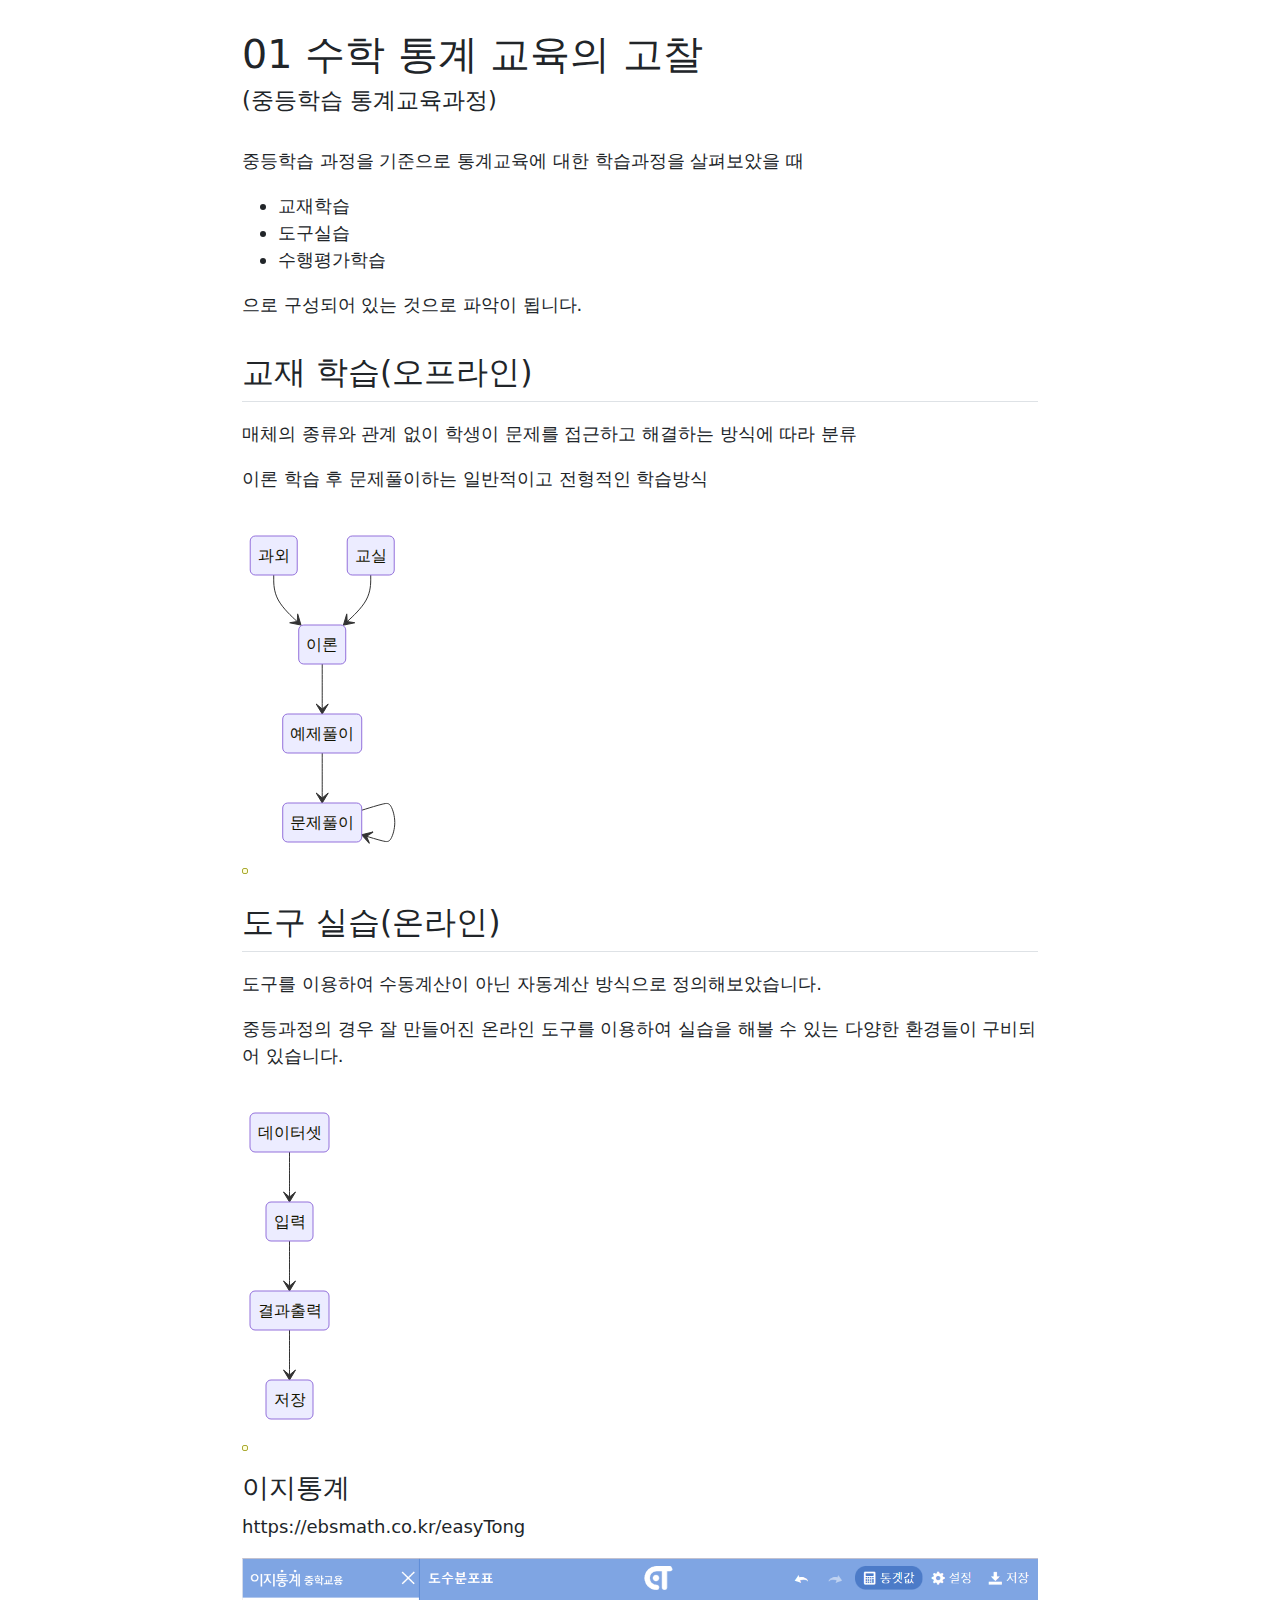
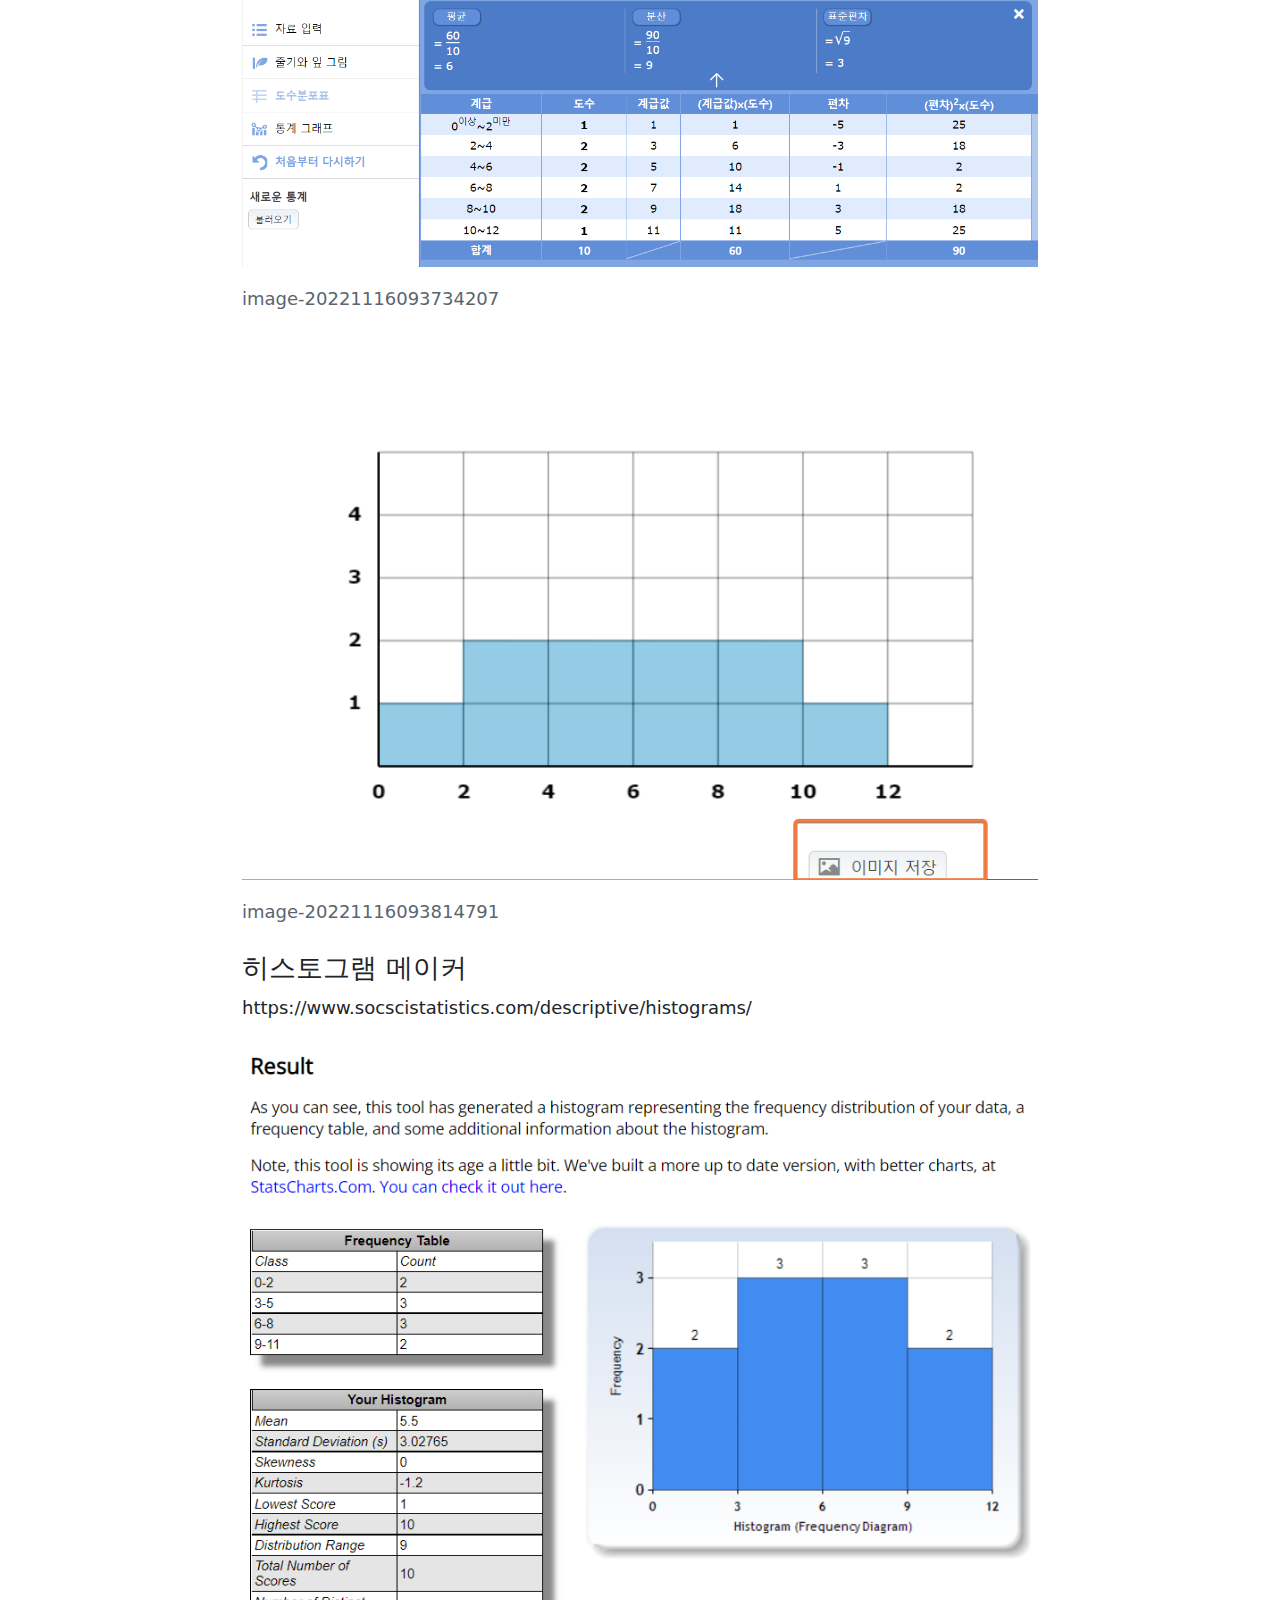
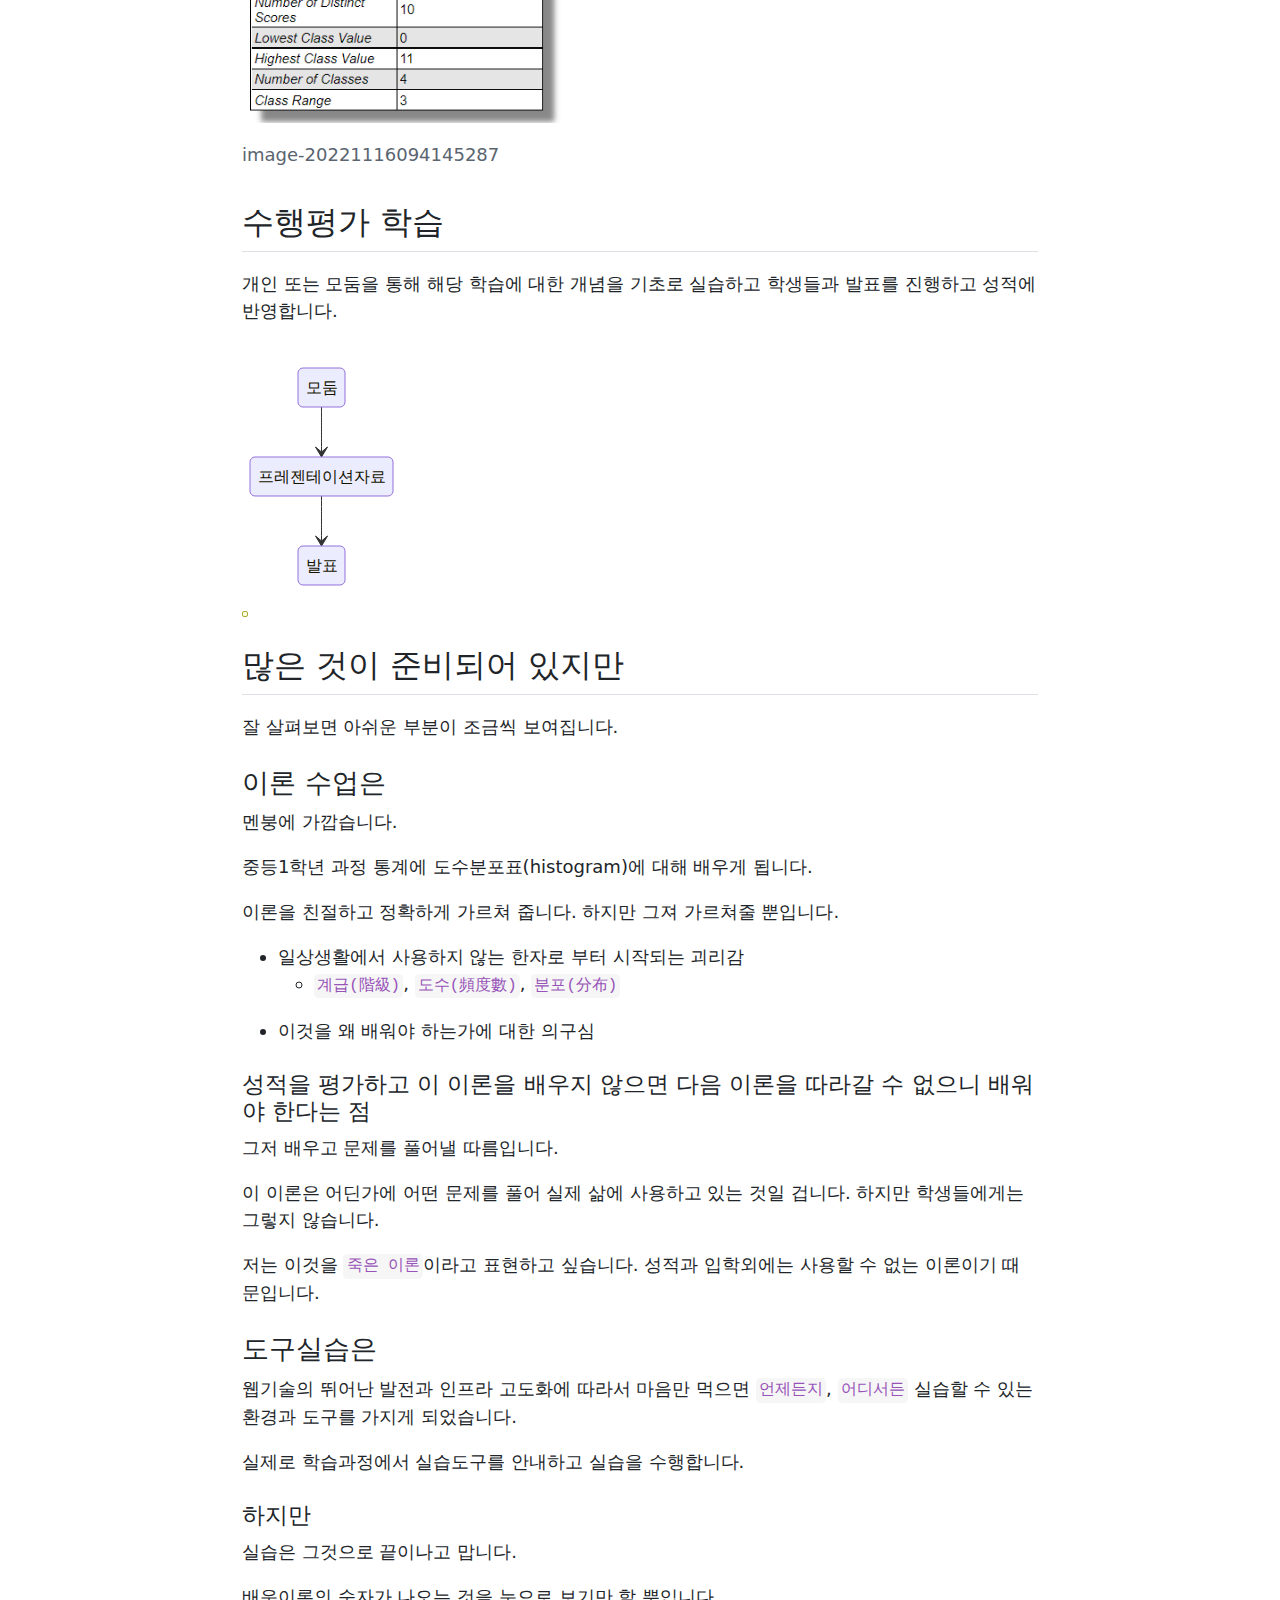
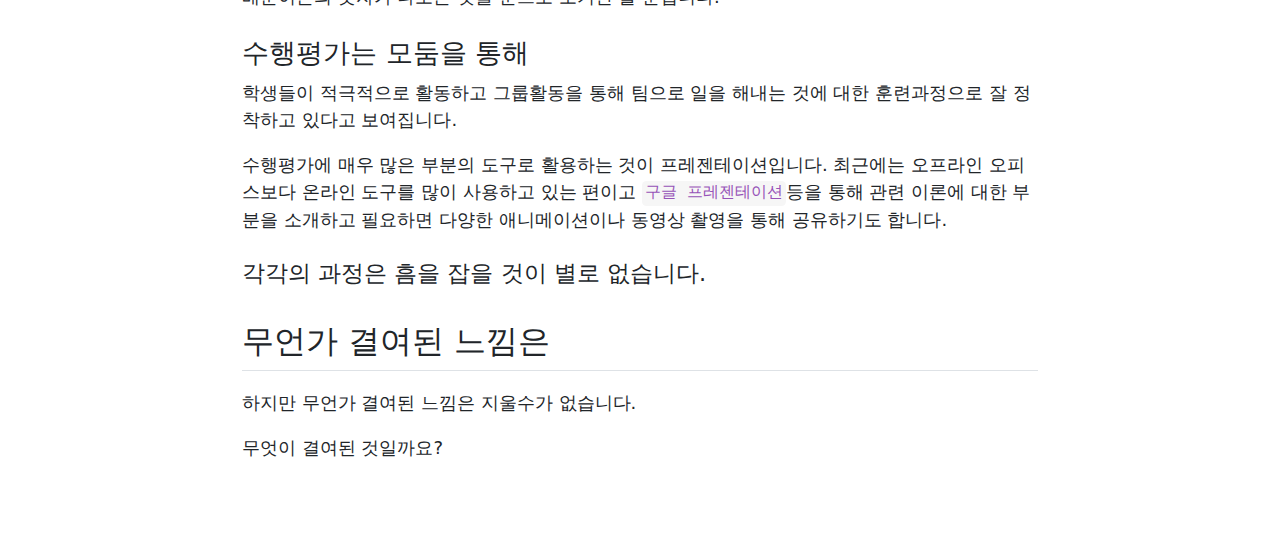
<file: docs/stat-edu/수학통계교육의고찰.html>
<!DOCTYPE html>
<html xmlns="http://www.w3.org/1999/xhtml" lang="en" xml:lang="en"><head>

<meta charset="utf-8">
<meta name="generator" content="quarto-1.2.269">

<meta name="viewport" content="width=device-width, initial-scale=1.0, user-scalable=yes">


<title>쿼토(quarto)와 디지털 글쓰기 - 01 수학 통계 교육의 고찰</title>
<style>
code{white-space: pre-wrap;}
span.smallcaps{font-variant: small-caps;}
div.columns{display: flex; gap: min(4vw, 1.5em);}
div.column{flex: auto; overflow-x: auto;}
div.hanging-indent{margin-left: 1.5em; text-indent: -1.5em;}
ul.task-list{list-style: none;}
ul.task-list li input[type="checkbox"] {
  width: 0.8em;
  margin: 0 0.8em 0.2em -1.6em;
  vertical-align: middle;
}
</style>


<script src="../site_libs/quarto-nav/quarto-nav.js"></script>
<script src="../site_libs/clipboard/clipboard.min.js"></script>
<script src="../site_libs/quarto-search/autocomplete.umd.js"></script>
<script src="../site_libs/quarto-search/fuse.min.js"></script>
<script src="../site_libs/quarto-search/quarto-search.js"></script>
<meta name="quarto:offset" content="../">
<script src="../site_libs/quarto-html/quarto.js"></script>
<script src="../site_libs/quarto-html/popper.min.js"></script>
<script src="../site_libs/quarto-html/tippy.umd.min.js"></script>
<script src="../site_libs/quarto-html/anchor.min.js"></script>
<link href="../site_libs/quarto-html/tippy.css" rel="stylesheet">
<link href="../site_libs/quarto-html/quarto-syntax-highlighting.css" rel="stylesheet" id="quarto-text-highlighting-styles">
<script src="../site_libs/bootstrap/bootstrap.min.js"></script>
<link href="../site_libs/bootstrap/bootstrap-icons.css" rel="stylesheet">
<link href="../site_libs/bootstrap/bootstrap.min.css" rel="stylesheet" id="quarto-bootstrap" data-mode="light">
<script id="quarto-search-options" type="application/json">{
  "location": "sidebar",
  "copy-button": false,
  "collapse-after": 3,
  "panel-placement": "start",
  "type": "textbox",
  "limit": 20,
  "language": {
    "search-no-results-text": "No results",
    "search-matching-documents-text": "matching documents",
    "search-copy-link-title": "Copy link to search",
    "search-hide-matches-text": "Hide additional matches",
    "search-more-match-text": "more match in this document",
    "search-more-matches-text": "more matches in this document",
    "search-clear-button-title": "Clear",
    "search-detached-cancel-button-title": "Cancel",
    "search-submit-button-title": "Submit"
  }
}</script>
<script src="../site_libs/quarto-diagram/mermaid.min.js"></script>
<script src="../site_libs/quarto-diagram/mermaid-init.js"></script>
<link href="../site_libs/quarto-diagram/mermaid.css" rel="stylesheet">


</head>

<body class="fullcontent">

<div id="quarto-search-results"></div>
<!-- content -->
<div id="quarto-content" class="quarto-container page-columns page-rows-contents page-layout-article">
<!-- sidebar -->
<!-- margin-sidebar -->
    
<!-- main -->
<main class="content" id="quarto-document-content">

<header id="title-block-header" class="quarto-title-block default">
<div class="quarto-title">
<h1 class="title">01 수학 통계 교육의 고찰</h1>
<p class="subtitle lead">(중등학습 통계교육과정)</p>
</div>



<div class="quarto-title-meta">

    
  
    
  </div>
  

</header>

<p>중등학습 과정을 기준으로 통계교육에 대한 학습과정을 살펴보았을 때</p>
<ul>
<li>교재학습</li>
<li>도구실습</li>
<li>수행평가학습</li>
</ul>
<p>으로 구성되어 있는 것으로 파악이 됩니다.</p>
<section id="교재-학습오프라인" class="level2">
<h2 class="anchored" data-anchor-id="교재-학습오프라인">교재 학습(오프라인)</h2>
<p>매체의 종류와 관계 없이 학생이 문제를 접근하고 해결하는 방식에 따라 분류</p>
<p>이론 학습 후 문제풀이하는 일반적이고 전형적인 학습방식</p>
<div class="cell">
<div class="cell-output-display">
<div>
<p>
</p><pre class="mermaid mermaid-js" data-tooltip-selector="#mermaid-tooltip-1">stateDiagram
과외 --&gt; 이론 
교실 --&gt; 이론
이론 --&gt; 예제풀이 
예제풀이 --&gt; 문제풀이 
문제풀이 --&gt; 문제풀이 
</pre>
<div id="mermaid-tooltip-1" class="mermaidTooltip">

</div>
<p></p>
</div>
</div>
</div>
</section>
<section id="도구-실습온라인" class="level2">
<h2 class="anchored" data-anchor-id="도구-실습온라인">도구 실습(온라인)</h2>
<p>도구를 이용하여 수동계산이 아닌 자동계산 방식으로 정의해보았습니다.</p>
<p>중등과정의 경우 잘 만들어진 온라인 도구를 이용하여 실습을 해볼 수 있는 다양한 환경들이 구비되어 있습니다.</p>
<div class="cell">
<div class="cell-output-display">
<div>
<p>
</p><pre class="mermaid mermaid-js" data-tooltip-selector="#mermaid-tooltip-2">stateDiagram
데이터셋 --&gt; 입력 
입력 --&gt; 결과출력 
결과출력 --&gt; 저장 
</pre>
<div id="mermaid-tooltip-2" class="mermaidTooltip">

</div>
<p></p>
</div>
</div>
</div>
<section id="이지통계" class="level3">
<h3 class="anchored" data-anchor-id="이지통계">이지통계</h3>
<p>https://ebsmath.co.kr/easyTong</p>
<div class="quarto-figure quarto-figure-center">
<figure class="figure">
<p><img src="assets/image-20221116093734207.png" class="img-fluid figure-img"></p>
<p></p><figcaption class="figure-caption">image-20221116093734207</figcaption><p></p>
</figure>
</div>
<div class="quarto-figure quarto-figure-center">
<figure class="figure">
<p><img src="assets/image-20221116093814791.png" class="img-fluid figure-img"></p>
<p></p><figcaption class="figure-caption">image-20221116093814791</figcaption><p></p>
</figure>
</div>
</section>
<section id="히스토그램-메이커" class="level3">
<h3 class="anchored" data-anchor-id="히스토그램-메이커">히스토그램 메이커</h3>
<p>https://www.socscistatistics.com/descriptive/histograms/</p>
<div class="quarto-figure quarto-figure-center">
<figure class="figure">
<p><img src="assets/image-20221116094145287.png" class="img-fluid figure-img"></p>
<p></p><figcaption class="figure-caption">image-20221116094145287</figcaption><p></p>
</figure>
</div>
</section>
</section>
<section id="수행평가-학습" class="level2">
<h2 class="anchored" data-anchor-id="수행평가-학습">수행평가 학습</h2>
<p>개인 또는 모둠을 통해 해당 학습에 대한 개념을 기초로 실습하고 학생들과 발표를 진행하고 성적에 반영합니다.</p>
<div class="cell">
<div class="cell-output-display">
<div>
<p>
</p><pre class="mermaid mermaid-js" data-tooltip-selector="#mermaid-tooltip-3">stateDiagram 
모둠 --&gt; 프레젠테이션자료 
프레젠테이션자료 --&gt; 발표 
</pre>
<div id="mermaid-tooltip-3" class="mermaidTooltip">

</div>
<p></p>
</div>
</div>
</div>
</section>
<section id="많은-것이-준비되어-있지만" class="level2">
<h2 class="anchored" data-anchor-id="많은-것이-준비되어-있지만">많은 것이 준비되어 있지만</h2>
<p>잘 살펴보면 아쉬운 부분이 조금씩 보여집니다.</p>
<section id="이론-수업은" class="level3">
<h3 class="anchored" data-anchor-id="이론-수업은">이론 수업은</h3>
<p>멘붕에 가깝습니다.</p>
<p>중등1학년 과정 통계에 도수분포표(histogram)에 대해 배우게 됩니다.</p>
<p>이론을 친절하고 정확하게 가르쳐 줍니다. 하지만 그져 가르쳐줄 뿐입니다.</p>
<ul>
<li>일상생활에서 사용하지 않는 한자로 부터 시작되는 괴리감
<ul>
<li><code>계급(階級)</code>, <code>도수(頻度數)</code>, <code>분포(分布)</code></li>
</ul></li>
<li>이것을 왜 배워야 하는가에 대한 의구심</li>
</ul>
<section id="성적을-평가하고-이-이론을-배우지-않으면-다음-이론을-따라갈-수-없으니-배워야-한다는-점" class="level4">
<h4 class="anchored" data-anchor-id="성적을-평가하고-이-이론을-배우지-않으면-다음-이론을-따라갈-수-없으니-배워야-한다는-점">성적을 평가하고 이 이론을 배우지 않으면 다음 이론을 따라갈 수 없으니 배워야 한다는 점</h4>
<p>그저 배우고 문제를 풀어낼 따름입니다.</p>
<p>이 이론은 어딘가에 어떤 문제를 풀어 실제 삶에 사용하고 있는 것일 겁니다. 하지만 학생들에게는 그렇지 않습니다.</p>
<p>저는 이것을 <code>죽은 이론</code>이라고 표현하고 싶습니다. 성적과 입학외에는 사용할 수 없는 이론이기 때문입니다.</p>
</section>
</section>
<section id="도구실습은" class="level3">
<h3 class="anchored" data-anchor-id="도구실습은">도구실습은</h3>
<p>웹기술의 뛰어난 발전과 인프라 고도화에 따라서 마음만 먹으면 <code>언제든지</code>, <code>어디서든</code> 실습할 수 있는 환경과 도구를 가지게 되었습니다.</p>
<p>실제로 학습과정에서 실습도구를 안내하고 실습을 수행합니다.</p>
<section id="하지만" class="level4">
<h4 class="anchored" data-anchor-id="하지만">하지만</h4>
<p>실습은 그것으로 끝이나고 맙니다.</p>
<p>배운이론의 숫자가 나오는 것을 눈으로 보기만 할 뿐입니다.</p>
</section>
</section>
<section id="수행평가는-모둠을-통해" class="level3">
<h3 class="anchored" data-anchor-id="수행평가는-모둠을-통해">수행평가는 모둠을 통해</h3>
<p>학생들이 적극적으로 활동하고 그룹활동을 통해 팀으로 일을 해내는 것에 대한 훈련과정으로 잘 정착하고 있다고 보여집니다.</p>
<p>수행평가에 매우 많은 부분의 도구로 활용하는 것이 프레젠테이션입니다. 최근에는 오프라인 오피스보다 온라인 도구를 많이 사용하고 있는 편이고 <code>구글 프레젠테이션</code>등을 통해 관련 이론에 대한 부분을 소개하고 필요하면 다양한 애니메이션이나 동영상 촬영을 통해 공유하기도 합니다.</p>
<section id="각각의-과정은-흠을-잡을-것이-별로-없습니다." class="level4">
<h4 class="anchored" data-anchor-id="각각의-과정은-흠을-잡을-것이-별로-없습니다.">각각의 과정은 흠을 잡을 것이 별로 없습니다.</h4>
</section>
</section>
</section>
<section id="무언가-결여된-느낌은" class="level2">
<h2 class="anchored" data-anchor-id="무언가-결여된-느낌은">무언가 결여된 느낌은</h2>
<p>하지만 무언가 결여된 느낌은 지울수가 없습니다.</p>
<p>무엇이 결여된 것일까요?</p>


</section>

</main> <!-- /main -->
<script id="quarto-html-after-body" type="application/javascript">
window.document.addEventListener("DOMContentLoaded", function (event) {
  const toggleBodyColorMode = (bsSheetEl) => {
    const mode = bsSheetEl.getAttribute("data-mode");
    const bodyEl = window.document.querySelector("body");
    if (mode === "dark") {
      bodyEl.classList.add("quarto-dark");
      bodyEl.classList.remove("quarto-light");
    } else {
      bodyEl.classList.add("quarto-light");
      bodyEl.classList.remove("quarto-dark");
    }
  }
  const toggleBodyColorPrimary = () => {
    const bsSheetEl = window.document.querySelector("link#quarto-bootstrap");
    if (bsSheetEl) {
      toggleBodyColorMode(bsSheetEl);
    }
  }
  toggleBodyColorPrimary();  
  const icon = "";
  const anchorJS = new window.AnchorJS();
  anchorJS.options = {
    placement: 'right',
    icon: icon
  };
  anchorJS.add('.anchored');
  const clipboard = new window.ClipboardJS('.code-copy-button', {
    target: function(trigger) {
      return trigger.previousElementSibling;
    }
  });
  clipboard.on('success', function(e) {
    // button target
    const button = e.trigger;
    // don't keep focus
    button.blur();
    // flash "checked"
    button.classList.add('code-copy-button-checked');
    var currentTitle = button.getAttribute("title");
    button.setAttribute("title", "Copied!");
    let tooltip;
    if (window.bootstrap) {
      button.setAttribute("data-bs-toggle", "tooltip");
      button.setAttribute("data-bs-placement", "left");
      button.setAttribute("data-bs-title", "Copied!");
      tooltip = new bootstrap.Tooltip(button, 
        { trigger: "manual", 
          customClass: "code-copy-button-tooltip",
          offset: [0, -8]});
      tooltip.show();    
    }
    setTimeout(function() {
      if (tooltip) {
        tooltip.hide();
        button.removeAttribute("data-bs-title");
        button.removeAttribute("data-bs-toggle");
        button.removeAttribute("data-bs-placement");
      }
      button.setAttribute("title", currentTitle);
      button.classList.remove('code-copy-button-checked');
    }, 1000);
    // clear code selection
    e.clearSelection();
  });
  function tippyHover(el, contentFn) {
    const config = {
      allowHTML: true,
      content: contentFn,
      maxWidth: 500,
      delay: 100,
      arrow: false,
      appendTo: function(el) {
          return el.parentElement;
      },
      interactive: true,
      interactiveBorder: 10,
      theme: 'quarto',
      placement: 'bottom-start'
    };
    window.tippy(el, config); 
  }
  const noterefs = window.document.querySelectorAll('a[role="doc-noteref"]');
  for (var i=0; i<noterefs.length; i++) {
    const ref = noterefs[i];
    tippyHover(ref, function() {
      // use id or data attribute instead here
      let href = ref.getAttribute('data-footnote-href') || ref.getAttribute('href');
      try { href = new URL(href).hash; } catch {}
      const id = href.replace(/^#\/?/, "");
      const note = window.document.getElementById(id);
      return note.innerHTML;
    });
  }
  const findCites = (el) => {
    const parentEl = el.parentElement;
    if (parentEl) {
      const cites = parentEl.dataset.cites;
      if (cites) {
        return {
          el,
          cites: cites.split(' ')
        };
      } else {
        return findCites(el.parentElement)
      }
    } else {
      return undefined;
    }
  };
  var bibliorefs = window.document.querySelectorAll('a[role="doc-biblioref"]');
  for (var i=0; i<bibliorefs.length; i++) {
    const ref = bibliorefs[i];
    const citeInfo = findCites(ref);
    if (citeInfo) {
      tippyHover(citeInfo.el, function() {
        var popup = window.document.createElement('div');
        citeInfo.cites.forEach(function(cite) {
          var citeDiv = window.document.createElement('div');
          citeDiv.classList.add('hanging-indent');
          citeDiv.classList.add('csl-entry');
          var biblioDiv = window.document.getElementById('ref-' + cite);
          if (biblioDiv) {
            citeDiv.innerHTML = biblioDiv.innerHTML;
          }
          popup.appendChild(citeDiv);
        });
        return popup.innerHTML;
      });
    }
  }
});
</script>
</div> <!-- /content -->



</body></html>
</file>
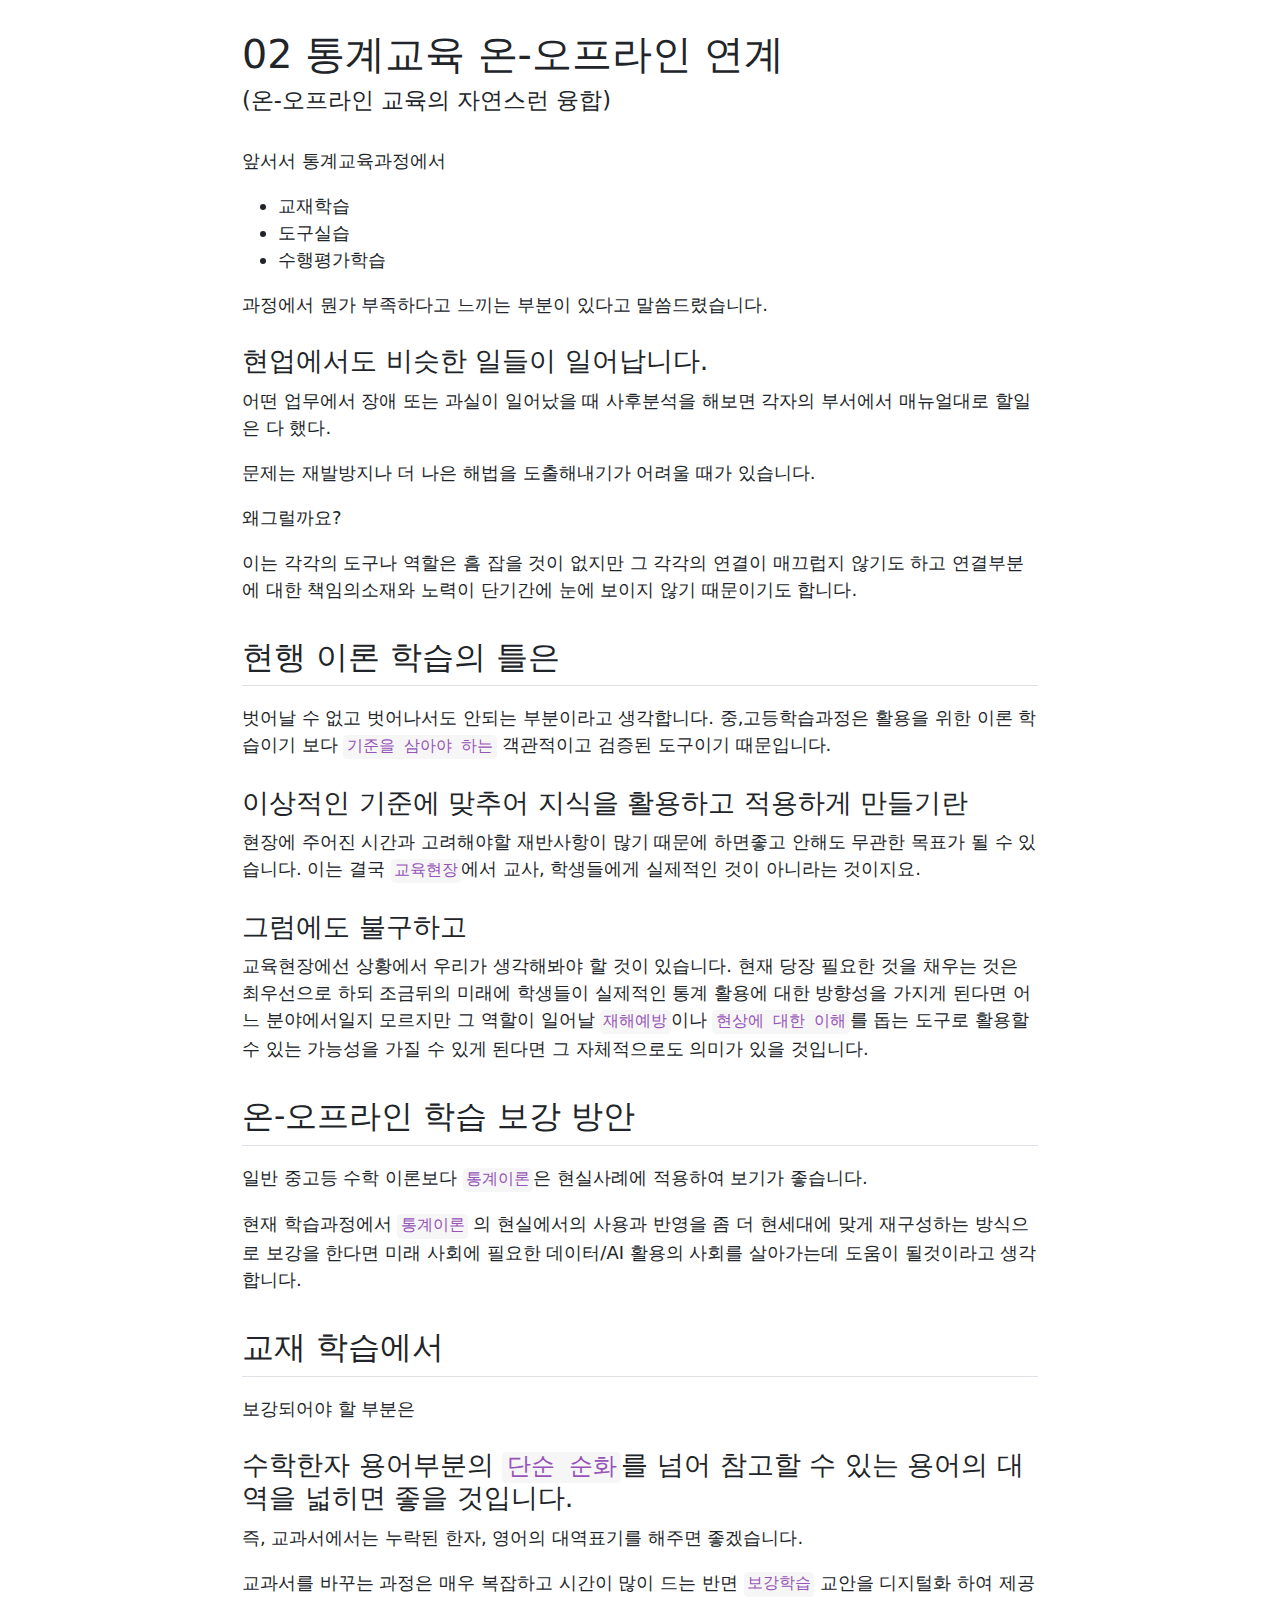
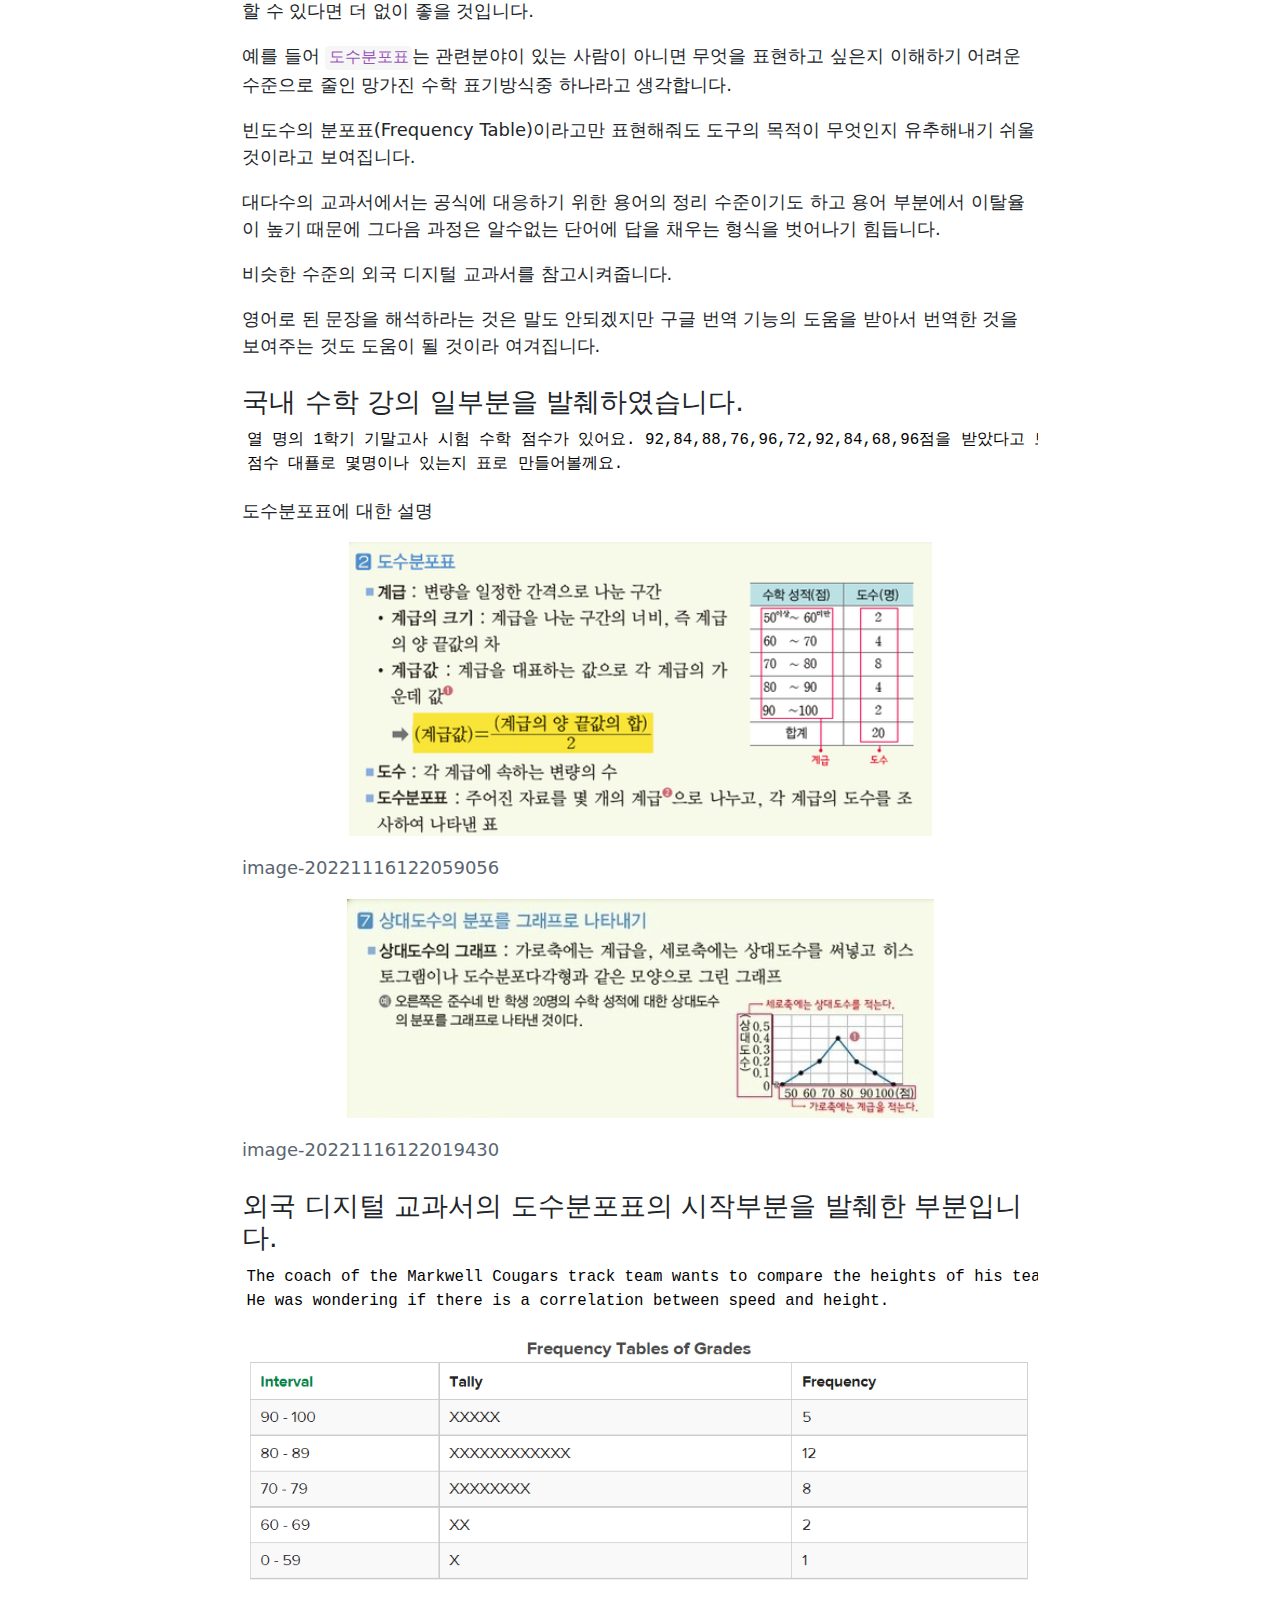
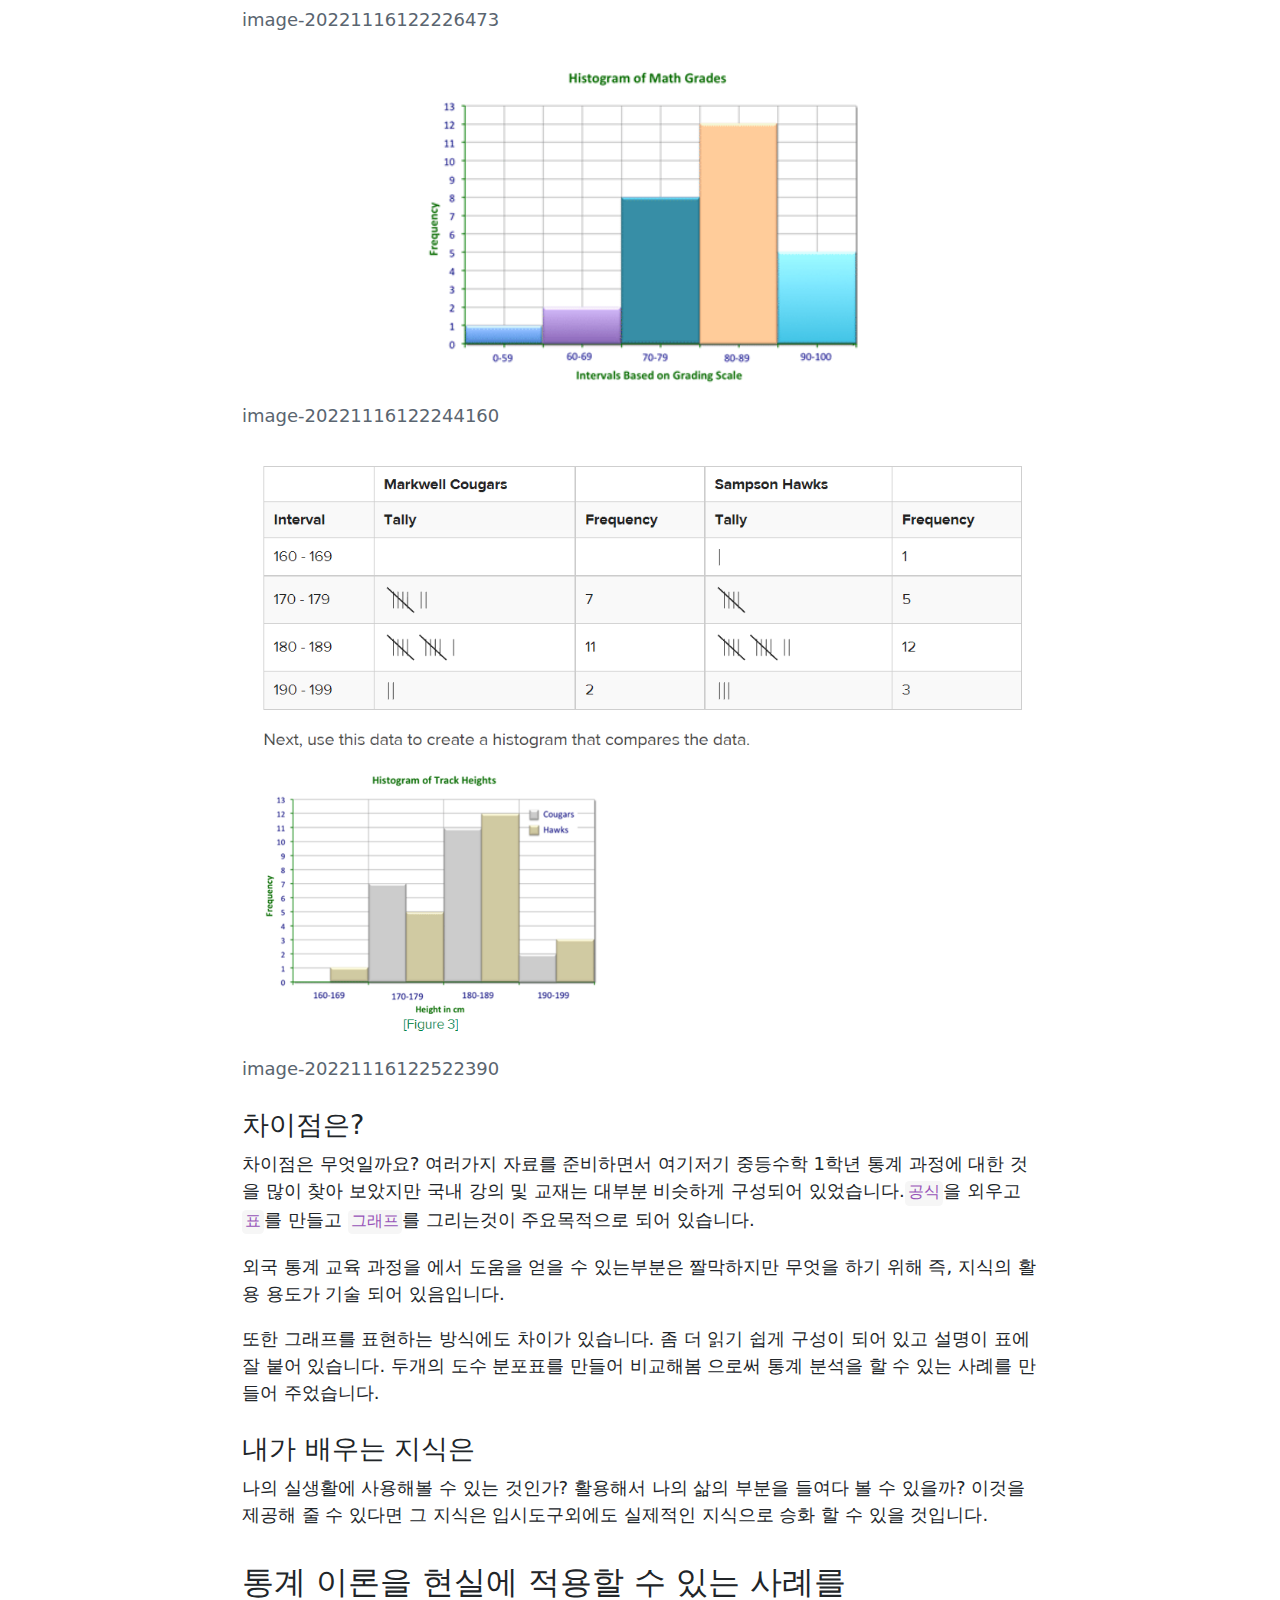
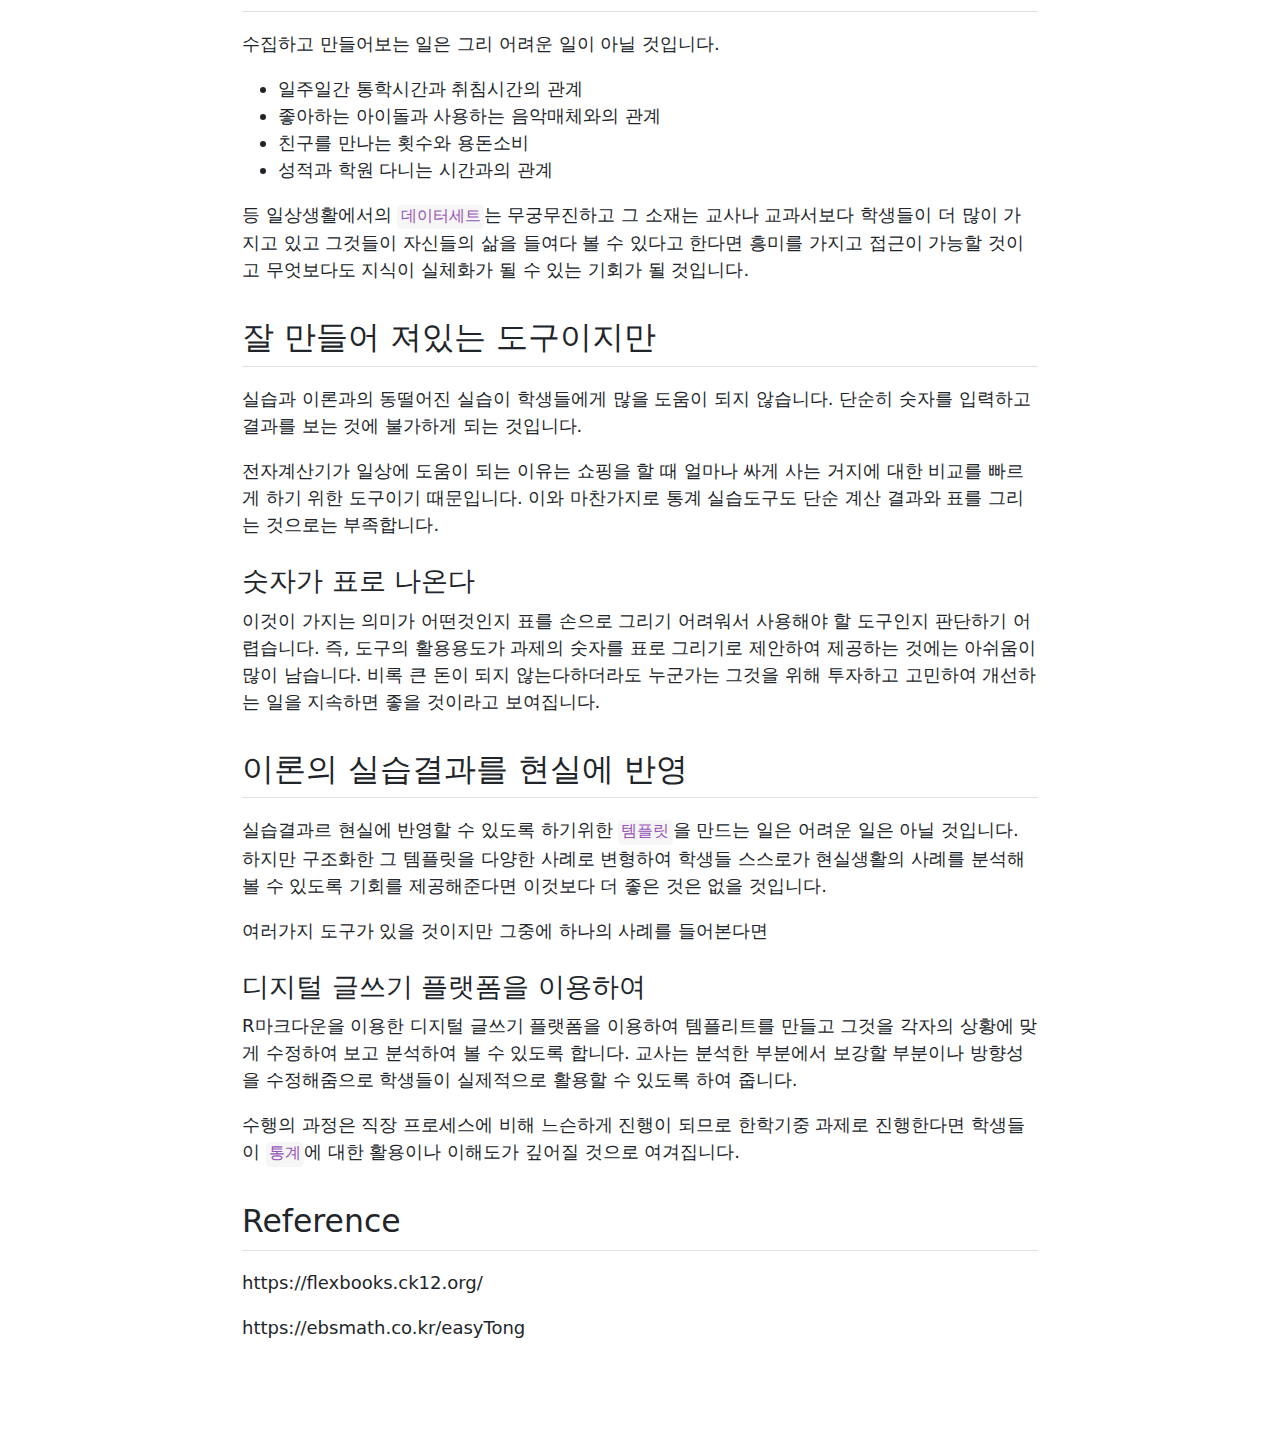
<file: docs/stat-edu/온-오프라인의연계방안.html>
<!DOCTYPE html>
<html xmlns="http://www.w3.org/1999/xhtml" lang="en" xml:lang="en"><head>

<meta charset="utf-8">
<meta name="generator" content="quarto-1.2.269">

<meta name="viewport" content="width=device-width, initial-scale=1.0, user-scalable=yes">


<title>쿼토(quarto)와 디지털 글쓰기 - 02 통계교육 온-오프라인 연계</title>
<style>
code{white-space: pre-wrap;}
span.smallcaps{font-variant: small-caps;}
div.columns{display: flex; gap: min(4vw, 1.5em);}
div.column{flex: auto; overflow-x: auto;}
div.hanging-indent{margin-left: 1.5em; text-indent: -1.5em;}
ul.task-list{list-style: none;}
ul.task-list li input[type="checkbox"] {
  width: 0.8em;
  margin: 0 0.8em 0.2em -1.6em;
  vertical-align: middle;
}
</style>


<script src="../site_libs/quarto-nav/quarto-nav.js"></script>
<script src="../site_libs/clipboard/clipboard.min.js"></script>
<script src="../site_libs/quarto-search/autocomplete.umd.js"></script>
<script src="../site_libs/quarto-search/fuse.min.js"></script>
<script src="../site_libs/quarto-search/quarto-search.js"></script>
<meta name="quarto:offset" content="../">
<script src="../site_libs/quarto-html/quarto.js"></script>
<script src="../site_libs/quarto-html/popper.min.js"></script>
<script src="../site_libs/quarto-html/tippy.umd.min.js"></script>
<script src="../site_libs/quarto-html/anchor.min.js"></script>
<link href="../site_libs/quarto-html/tippy.css" rel="stylesheet">
<link href="../site_libs/quarto-html/quarto-syntax-highlighting.css" rel="stylesheet" id="quarto-text-highlighting-styles">
<script src="../site_libs/bootstrap/bootstrap.min.js"></script>
<link href="../site_libs/bootstrap/bootstrap-icons.css" rel="stylesheet">
<link href="../site_libs/bootstrap/bootstrap.min.css" rel="stylesheet" id="quarto-bootstrap" data-mode="light">
<script id="quarto-search-options" type="application/json">{
  "location": "sidebar",
  "copy-button": false,
  "collapse-after": 3,
  "panel-placement": "start",
  "type": "textbox",
  "limit": 20,
  "language": {
    "search-no-results-text": "No results",
    "search-matching-documents-text": "matching documents",
    "search-copy-link-title": "Copy link to search",
    "search-hide-matches-text": "Hide additional matches",
    "search-more-match-text": "more match in this document",
    "search-more-matches-text": "more matches in this document",
    "search-clear-button-title": "Clear",
    "search-detached-cancel-button-title": "Cancel",
    "search-submit-button-title": "Submit"
  }
}</script>


</head>

<body class="fullcontent">

<div id="quarto-search-results"></div>
<!-- content -->
<div id="quarto-content" class="quarto-container page-columns page-rows-contents page-layout-article">
<!-- sidebar -->
<!-- margin-sidebar -->
    
<!-- main -->
<main class="content" id="quarto-document-content">

<header id="title-block-header" class="quarto-title-block default">
<div class="quarto-title">
<h1 class="title">02 통계교육 온-오프라인 연계</h1>
<p class="subtitle lead">(온-오프라인 교육의 자연스런 융합)</p>
</div>



<div class="quarto-title-meta">

    
  
    
  </div>
  

</header>

<p>앞서서 통계교육과정에서</p>
<ul>
<li>교재학습</li>
<li>도구실습</li>
<li>수행평가학습</li>
</ul>
<p>과정에서 뭔가 부족하다고 느끼는 부분이 있다고 말씀드렸습니다.</p>
<section id="현업에서도-비슷한-일들이-일어납니다." class="level3">
<h3 class="anchored" data-anchor-id="현업에서도-비슷한-일들이-일어납니다.">현업에서도 비슷한 일들이 일어납니다.</h3>
<p>어떤 업무에서 장애 또는 과실이 일어났을 때 사후분석을 해보면 각자의 부서에서 매뉴얼대로 할일은 다 했다.</p>
<p>문제는 재발방지나 더 나은 해법을 도출해내기가 어려울 때가 있습니다.</p>
<p>왜그럴까요?</p>
<p>이는 각각의 도구나 역할은 흠 잡을 것이 없지만 그 각각의 연결이 매끄럽지 않기도 하고 연결부분에 대한 책임의소재와 노력이 단기간에 눈에 보이지 않기 때문이기도 합니다.</p>
</section>
<section id="현행-이론-학습의-틀은" class="level2">
<h2 class="anchored" data-anchor-id="현행-이론-학습의-틀은">현행 이론 학습의 틀은</h2>
<p>벗어날 수 없고 벗어나서도 안되는 부분이라고 생각합니다. 중,고등학습과정은 활용을 위한 이론 학습이기 보다 <code>기준을 삼아야 하는</code> 객관적이고 검증된 도구이기 때문입니다.</p>
<section id="이상적인-기준에-맞추어-지식을-활용하고-적용하게-만들기란" class="level3">
<h3 class="anchored" data-anchor-id="이상적인-기준에-맞추어-지식을-활용하고-적용하게-만들기란">이상적인 기준에 맞추어 지식을 활용하고 적용하게 만들기란</h3>
<p>현장에 주어진 시간과 고려해야할 재반사항이 많기 때문에 하면좋고 안해도 무관한 목표가 될 수 있습니다. 이는 결국 <code>교육현장</code>에서 교사, 학생들에게 실제적인 것이 아니라는 것이지요.</p>
</section>
<section id="그럼에도-불구하고" class="level3">
<h3 class="anchored" data-anchor-id="그럼에도-불구하고">그럼에도 불구하고</h3>
<p>교육현장에선 상황에서 우리가 생각해봐야 할 것이 있습니다. 현재 당장 필요한 것을 채우는 것은 최우선으로 하되 조금뒤의 미래에 학생들이 실제적인 통계 활용에 대한 방향성을 가지게 된다면 어느 분야에서일지 모르지만 그 역할이 일어날 <code>재해예방</code>이나 <code>현상에 대한 이해</code>를 돕는 도구로 활용할 수 있는 가능성을 가질 수 있게 된다면 그 자체적으로도 의미가 있을 것입니다.</p>
</section>
</section>
<section id="온-오프라인-학습-보강-방안" class="level2">
<h2 class="anchored" data-anchor-id="온-오프라인-학습-보강-방안">온-오프라인 학습 보강 방안</h2>
<p>일반 중고등 수학 이론보다 <code>통계이론</code>은 현실사례에 적용하여 보기가 좋습니다.</p>
<p>현재 학습과정에서 <code>통계이론</code> 의 현실에서의 사용과 반영을 좀 더 현세대에 맞게 재구성하는 방식으로 보강을 한다면 미래 사회에 필요한 데이터/AI 활용의 사회를 살아가는데 도움이 될것이라고 생각합니다.</p>
</section>
<section id="교재-학습에서" class="level2">
<h2 class="anchored" data-anchor-id="교재-학습에서">교재 학습에서</h2>
<p>보강되어야 할 부분은</p>
<section id="수학한자-용어부분의-단순-순화를-넘어-참고할-수-있는-용어의-대역을-넓히면-좋을-것입니다." class="level3">
<h3 class="anchored" data-anchor-id="수학한자-용어부분의-단순-순화를-넘어-참고할-수-있는-용어의-대역을-넓히면-좋을-것입니다.">수학한자 용어부분의 <code>단순 순화</code>를 넘어 참고할 수 있는 용어의 대역을 넓히면 좋을 것입니다.</h3>
<p>즉, 교과서에서는 누락된 한자, 영어의 대역표기를 해주면 좋겠습니다.</p>
<p>교과서를 바꾸는 과정은 매우 복잡하고 시간이 많이 드는 반면 <code>보강학습</code> 교안을 디지털화 하여 제공 할 수 있다면 더 없이 좋을 것입니다.</p>
<p>예를 들어 <code>도수분포표</code>는 관련분야이 있는 사람이 아니면 무엇을 표현하고 싶은지 이해하기 어려운 수준으로 줄인 망가진 수학 표기방식중 하나라고 생각합니다.</p>
<p>빈도수의 분포표(Frequency Table)이라고만 표현해줘도 도구의 목적이 무엇인지 유추해내기 쉬울 것이라고 보여집니다.</p>
<p>대다수의 교과서에서는 공식에 대응하기 위한 용어의 정리 수준이기도 하고 용어 부분에서 이탈율이 높기 때문에 그다음 과정은 알수없는 단어에 답을 채우는 형식을 벗어나기 힘듭니다.</p>
<p>비슷한 수준의 외국 디지털 교과서를 참고시켜줍니다.</p>
<p>영어로 된 문장을 해석하라는 것은 말도 안되겠지만 구글 번역 기능의 도움을 받아서 번역한 것을 보여주는 것도 도움이 될 것이라 여겨집니다.</p>
</section>
<section id="국내-수학-강의-일부분을-발췌하였습니다." class="level3">
<h3 class="anchored" data-anchor-id="국내-수학-강의-일부분을-발췌하였습니다.">국내 수학 강의 일부분을 발췌하였습니다.</h3>
<pre><code>열 명의 1학기 기말고사 시험 수학 점수가 있어요. 92,84,88,76,96,72,92,84,68,96점을 받았다고 보죠.
점수 대푤로 몇명이나 있는지 표로 만들어볼께요.</code></pre>
<p>도수분포표에 대한 설명</p>
<div class="quarto-figure quarto-figure-center">
<figure class="figure">
<p><img src="assets/image-20221116122059056.png" class="img-fluid figure-img"></p>
<p></p><figcaption class="figure-caption">image-20221116122059056</figcaption><p></p>
</figure>
</div>
<div class="quarto-figure quarto-figure-center">
<figure class="figure">
<p><img src="assets/image-20221116122019430.png" class="img-fluid figure-img"></p>
<p></p><figcaption class="figure-caption">image-20221116122019430</figcaption><p></p>
</figure>
</div>
</section>
<section id="외국-디지털-교과서의-도수분포표의-시작부분을-발췌한-부분입니다." class="level3">
<h3 class="anchored" data-anchor-id="외국-디지털-교과서의-도수분포표의-시작부분을-발췌한-부분입니다.">외국 디지털 교과서의 도수분포표의 시작부분을 발췌한 부분입니다.</h3>
<pre><code>The coach of the Markwell Cougars track team wants to compare the heights of his team to that of their rivals, the Sampson Hawks. 
He was wondering if there is a correlation between speed and height.</code></pre>
<div class="quarto-figure quarto-figure-center">
<figure class="figure">
<p><img src="assets/image-20221116122226473.png" class="img-fluid figure-img"></p>
<p></p><figcaption class="figure-caption">image-20221116122226473</figcaption><p></p>
</figure>
</div>
<div class="quarto-figure quarto-figure-center">
<figure class="figure">
<p><img src="assets/image-20221116122244160.png" class="img-fluid figure-img"></p>
<p></p><figcaption class="figure-caption">image-20221116122244160</figcaption><p></p>
</figure>
</div>
<div class="quarto-figure quarto-figure-center">
<figure class="figure">
<p><img src="assets/image-20221116122522390.png" class="img-fluid figure-img"></p>
<p></p><figcaption class="figure-caption">image-20221116122522390</figcaption><p></p>
</figure>
</div>
</section>
<section id="차이점은" class="level3">
<h3 class="anchored" data-anchor-id="차이점은">차이점은?</h3>
<p>차이점은 무엇일까요? 여러가지 자료를 준비하면서 여기저기 중등수학 1학년 통계 과정에 대한 것을 많이 찾아 보았지만 국내 강의 및 교재는 대부분 비슷하게 구성되어 있었습니다.<code>공식</code>을 외우고 <code>표</code>를 만들고 <code>그래프</code>를 그리는것이 주요목적으로 되어 있습니다.</p>
<p>외국 통계 교육 과정을 에서 도움을 얻을 수 있는부분은 짤막하지만 무엇을 하기 위해 즉, 지식의 활용 용도가 기술 되어 있음입니다.</p>
<p>또한 그래프를 표현하는 방식에도 차이가 있습니다. 좀 더 읽기 쉽게 구성이 되어 있고 설명이 표에 잘 붙어 있습니다. 두개의 도수 분포표를 만들어 비교해봄 으로써 통계 분석을 할 수 있는 사례를 만들어 주었습니다.</p>
</section>
<section id="내가-배우는-지식은" class="level3">
<h3 class="anchored" data-anchor-id="내가-배우는-지식은">내가 배우는 지식은</h3>
<p>나의 실생활에 사용해볼 수 있는 것인가? 활용해서 나의 삶의 부분을 들여다 볼 수 있을까? 이것을 제공해 줄 수 있다면 그 지식은 입시도구외에도 실제적인 지식으로 승화 할 수 있을 것입니다.</p>
</section>
</section>
<section id="통계-이론을-현실에-적용할-수-있는-사례를" class="level2">
<h2 class="anchored" data-anchor-id="통계-이론을-현실에-적용할-수-있는-사례를">통계 이론을 현실에 적용할 수 있는 사례를</h2>
<p>수집하고 만들어보는 일은 그리 어려운 일이 아닐 것입니다.</p>
<ul>
<li>일주일간 통학시간과 취침시간의 관계</li>
<li>좋아하는 아이돌과 사용하는 음악매체와의 관계</li>
<li>친구를 만나는 횟수와 용돈소비</li>
<li>성적과 학원 다니는 시간과의 관계</li>
</ul>
<p>등 일상생활에서의 <code>데이터세트</code>는 무궁무진하고 그 소재는 교사나 교과서보다 학생들이 더 많이 가지고 있고 그것들이 자신들의 삶을 들여다 볼 수 있다고 한다면 흥미를 가지고 접근이 가능할 것이고 무엇보다도 지식이 실체화가 될 수 있는 기회가 될 것입니다.</p>
</section>
<section id="잘-만들어-져있는-도구이지만" class="level2">
<h2 class="anchored" data-anchor-id="잘-만들어-져있는-도구이지만">잘 만들어 져있는 도구이지만</h2>
<p>실습과 이론과의 동떨어진 실습이 학생들에게 많을 도움이 되지 않습니다. 단순히 숫자를 입력하고 결과를 보는 것에 불가하게 되는 것입니다.</p>
<p>전자계산기가 일상에 도움이 되는 이유는 쇼핑을 할 때 얼마나 싸게 사는 거지에 대한 비교를 빠르게 하기 위한 도구이기 때문입니다. 이와 마찬가지로 통계 실습도구도 단순 계산 결과와 표를 그리는 것으로는 부족합니다.</p>
<section id="숫자가-표로-나온다" class="level3">
<h3 class="anchored" data-anchor-id="숫자가-표로-나온다">숫자가 표로 나온다</h3>
<p>이것이 가지는 의미가 어떤것인지 표를 손으로 그리기 어려워서 사용해야 할 도구인지 판단하기 어렵습니다. 즉, 도구의 활용용도가 과제의 숫자를 표로 그리기로 제안하여 제공하는 것에는 아쉬움이 많이 남습니다. 비록 큰 돈이 되지 않는다하더라도 누군가는 그것을 위해 투자하고 고민하여 개선하는 일을 지속하면 좋을 것이라고 보여집니다.</p>
</section>
</section>
<section id="이론의-실습결과를-현실에-반영" class="level2">
<h2 class="anchored" data-anchor-id="이론의-실습결과를-현실에-반영">이론의 실습결과를 현실에 반영</h2>
<p>실습결과르 현실에 반영할 수 있도록 하기위한 <code>템플릿</code>을 만드는 일은 어려운 일은 아닐 것입니다. 하지만 구조화한 그 템플릿을 다양한 사례로 변형하여 학생들 스스로가 현실생활의 사례를 분석해볼 수 있도록 기회를 제공해준다면 이것보다 더 좋은 것은 없을 것입니다.</p>
<p>여러가지 도구가 있을 것이지만 그중에 하나의 사례를 들어본다면</p>
<section id="디지털-글쓰기-플랫폼을-이용하여" class="level3">
<h3 class="anchored" data-anchor-id="디지털-글쓰기-플랫폼을-이용하여">디지털 글쓰기 플랫폼을 이용하여</h3>
<p>R마크다운을 이용한 디지털 글쓰기 플랫폼을 이용하여 템플리트를 만들고 그것을 각자의 상황에 맞게 수정하여 보고 분석하여 볼 수 있도록 합니다. 교사는 분석한 부분에서 보강할 부분이나 방향성을 수정해줌으로 학생들이 실제적으로 활용할 수 있도록 하여 줍니다.</p>
<p>수행의 과정은 직장 프로세스에 비해 느슨하게 진행이 되므로 한학기중 과제로 진행한다면 학생들이 <code>통계</code>에 대한 활용이나 이해도가 깊어질 것으로 여겨집니다.</p>
</section>
</section>
<section id="reference" class="level2">
<h2 class="anchored" data-anchor-id="reference">Reference</h2>
<p>https://flexbooks.ck12.org/</p>
<p>https://ebsmath.co.kr/easyTong</p>


</section>

</main> <!-- /main -->
<script id="quarto-html-after-body" type="application/javascript">
window.document.addEventListener("DOMContentLoaded", function (event) {
  const toggleBodyColorMode = (bsSheetEl) => {
    const mode = bsSheetEl.getAttribute("data-mode");
    const bodyEl = window.document.querySelector("body");
    if (mode === "dark") {
      bodyEl.classList.add("quarto-dark");
      bodyEl.classList.remove("quarto-light");
    } else {
      bodyEl.classList.add("quarto-light");
      bodyEl.classList.remove("quarto-dark");
    }
  }
  const toggleBodyColorPrimary = () => {
    const bsSheetEl = window.document.querySelector("link#quarto-bootstrap");
    if (bsSheetEl) {
      toggleBodyColorMode(bsSheetEl);
    }
  }
  toggleBodyColorPrimary();  
  const icon = "";
  const anchorJS = new window.AnchorJS();
  anchorJS.options = {
    placement: 'right',
    icon: icon
  };
  anchorJS.add('.anchored');
  const clipboard = new window.ClipboardJS('.code-copy-button', {
    target: function(trigger) {
      return trigger.previousElementSibling;
    }
  });
  clipboard.on('success', function(e) {
    // button target
    const button = e.trigger;
    // don't keep focus
    button.blur();
    // flash "checked"
    button.classList.add('code-copy-button-checked');
    var currentTitle = button.getAttribute("title");
    button.setAttribute("title", "Copied!");
    let tooltip;
    if (window.bootstrap) {
      button.setAttribute("data-bs-toggle", "tooltip");
      button.setAttribute("data-bs-placement", "left");
      button.setAttribute("data-bs-title", "Copied!");
      tooltip = new bootstrap.Tooltip(button, 
        { trigger: "manual", 
          customClass: "code-copy-button-tooltip",
          offset: [0, -8]});
      tooltip.show();    
    }
    setTimeout(function() {
      if (tooltip) {
        tooltip.hide();
        button.removeAttribute("data-bs-title");
        button.removeAttribute("data-bs-toggle");
        button.removeAttribute("data-bs-placement");
      }
      button.setAttribute("title", currentTitle);
      button.classList.remove('code-copy-button-checked');
    }, 1000);
    // clear code selection
    e.clearSelection();
  });
  function tippyHover(el, contentFn) {
    const config = {
      allowHTML: true,
      content: contentFn,
      maxWidth: 500,
      delay: 100,
      arrow: false,
      appendTo: function(el) {
          return el.parentElement;
      },
      interactive: true,
      interactiveBorder: 10,
      theme: 'quarto',
      placement: 'bottom-start'
    };
    window.tippy(el, config); 
  }
  const noterefs = window.document.querySelectorAll('a[role="doc-noteref"]');
  for (var i=0; i<noterefs.length; i++) {
    const ref = noterefs[i];
    tippyHover(ref, function() {
      // use id or data attribute instead here
      let href = ref.getAttribute('data-footnote-href') || ref.getAttribute('href');
      try { href = new URL(href).hash; } catch {}
      const id = href.replace(/^#\/?/, "");
      const note = window.document.getElementById(id);
      return note.innerHTML;
    });
  }
  const findCites = (el) => {
    const parentEl = el.parentElement;
    if (parentEl) {
      const cites = parentEl.dataset.cites;
      if (cites) {
        return {
          el,
          cites: cites.split(' ')
        };
      } else {
        return findCites(el.parentElement)
      }
    } else {
      return undefined;
    }
  };
  var bibliorefs = window.document.querySelectorAll('a[role="doc-biblioref"]');
  for (var i=0; i<bibliorefs.length; i++) {
    const ref = bibliorefs[i];
    const citeInfo = findCites(ref);
    if (citeInfo) {
      tippyHover(citeInfo.el, function() {
        var popup = window.document.createElement('div');
        citeInfo.cites.forEach(function(cite) {
          var citeDiv = window.document.createElement('div');
          citeDiv.classList.add('hanging-indent');
          citeDiv.classList.add('csl-entry');
          var biblioDiv = window.document.getElementById('ref-' + cite);
          if (biblioDiv) {
            citeDiv.innerHTML = biblioDiv.innerHTML;
          }
          popup.appendChild(citeDiv);
        });
        return popup.innerHTML;
      });
    }
  }
});
</script>
</div> <!-- /content -->



</body></html>
</file>
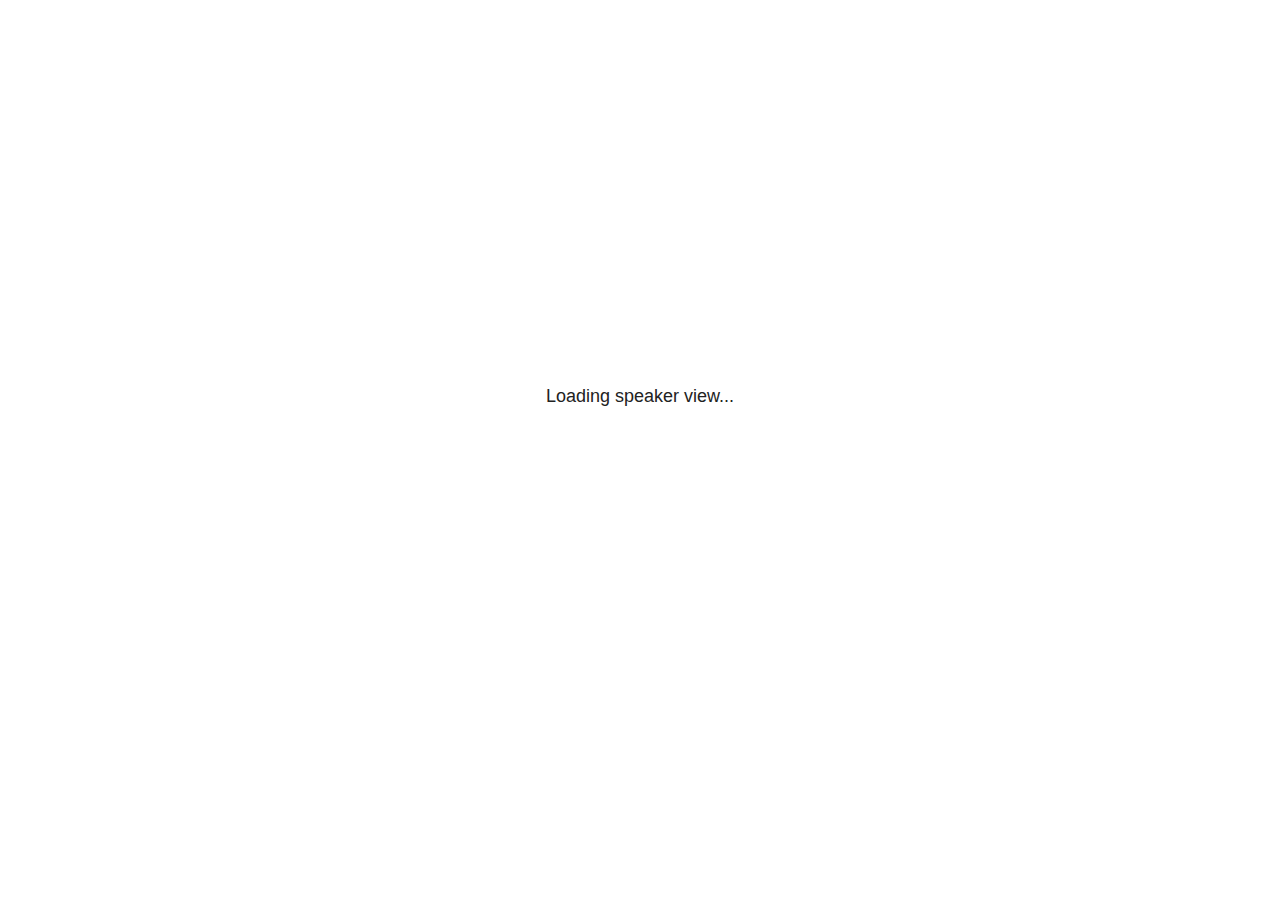
<file: docs/site_libs/revealjs/plugin/notes/speaker-view.html>
<!--
	NOTE: You need to build the notes plugin after making changes to this file.
-->
<html lang="en">
	<head>
		<meta charset="utf-8">

		<title>reveal.js - Speaker View</title>

		<style>
			body {
				font-family: Helvetica;
				font-size: 18px;
			}

			#current-slide,
			#upcoming-slide,
			#speaker-controls {
				padding: 6px;
				box-sizing: border-box;
				-moz-box-sizing: border-box;
			}

			#current-slide iframe,
			#upcoming-slide iframe {
				width: 100%;
				height: 100%;
				border: 1px solid #ddd;
			}

			#current-slide .label,
			#upcoming-slide .label {
				position: absolute;
				top: 10px;
				left: 10px;
				z-index: 2;
			}

			#connection-status {
				position: absolute;
				top: 0;
				left: 0;
				width: 100%;
				height: 100%;
				z-index: 20;
				padding: 30% 20% 20% 20%;
				font-size: 18px;
				color: #222;
				background: #fff;
				text-align: center;
				box-sizing: border-box;
				line-height: 1.4;
			}

			.overlay-element {
				height: 34px;
				line-height: 34px;
				padding: 0 10px;
				text-shadow: none;
				background: rgba( 220, 220, 220, 0.8 );
				color: #222;
				font-size: 14px;
			}

			.overlay-element.interactive:hover {
				background: rgba( 220, 220, 220, 1 );
			}

			#current-slide {
				position: absolute;
				width: 60%;
				height: 100%;
				top: 0;
				left: 0;
				padding-right: 0;
			}

			#upcoming-slide {
				position: absolute;
				width: 40%;
				height: 40%;
				right: 0;
				top: 0;
			}

			/* Speaker controls */
			#speaker-controls {
				position: absolute;
				top: 40%;
				right: 0;
				width: 40%;
				height: 60%;
				overflow: auto;
				font-size: 18px;
			}

				.speaker-controls-time.hidden,
				.speaker-controls-notes.hidden {
					display: none;
				}

				.speaker-controls-time .label,
				.speaker-controls-pace .label,
				.speaker-controls-notes .label {
					text-transform: uppercase;
					font-weight: normal;
					font-size: 0.66em;
					color: #666;
					margin: 0;
				}

				.speaker-controls-time, .speaker-controls-pace {
					border-bottom: 1px solid rgba( 200, 200, 200, 0.5 );
					margin-bottom: 10px;
					padding: 10px 16px;
					padding-bottom: 20px;
					cursor: pointer;
				}

				.speaker-controls-time .reset-button {
					opacity: 0;
					float: right;
					color: #666;
					text-decoration: none;
				}
				.speaker-controls-time:hover .reset-button {
					opacity: 1;
				}

				.speaker-controls-time .timer,
				.speaker-controls-time .clock {
					width: 50%;
				}

				.speaker-controls-time .timer,
				.speaker-controls-time .clock,
				.speaker-controls-time .pacing .hours-value,
				.speaker-controls-time .pacing .minutes-value,
				.speaker-controls-time .pacing .seconds-value {
					font-size: 1.9em;
				}

				.speaker-controls-time .timer {
					float: left;
				}

				.speaker-controls-time .clock {
					float: right;
					text-align: right;
				}

				.speaker-controls-time span.mute {
					opacity: 0.3;
				}

				.speaker-controls-time .pacing-title {
					margin-top: 5px;
				}

				.speaker-controls-time .pacing.ahead {
					color: blue;
				}

				.speaker-controls-time .pacing.on-track {
					color: green;
				}

				.speaker-controls-time .pacing.behind {
					color: red;
				}

				.speaker-controls-notes {
					padding: 10px 16px;
				}

				.speaker-controls-notes .value {
					margin-top: 5px;
					line-height: 1.4;
					font-size: 1.2em;
				}

			/* Layout selector */
			#speaker-layout {
				position: absolute;
				top: 10px;
				right: 10px;
				color: #222;
				z-index: 10;
			}
				#speaker-layout select {
					position: absolute;
					width: 100%;
					height: 100%;
					top: 0;
					left: 0;
					border: 0;
					box-shadow: 0;
					cursor: pointer;
					opacity: 0;

					font-size: 1em;
					background-color: transparent;

					-moz-appearance: none;
					-webkit-appearance: none;
					-webkit-tap-highlight-color: rgba(0, 0, 0, 0);
				}

				#speaker-layout select:focus {
					outline: none;
					box-shadow: none;
				}

			.clear {
				clear: both;
			}

			/* Speaker layout: Wide */
			body[data-speaker-layout="wide"] #current-slide,
			body[data-speaker-layout="wide"] #upcoming-slide {
				width: 50%;
				height: 45%;
				padding: 6px;
			}

			body[data-speaker-layout="wide"] #current-slide {
				top: 0;
				left: 0;
			}

			body[data-speaker-layout="wide"] #upcoming-slide {
				top: 0;
				left: 50%;
			}

			body[data-speaker-layout="wide"] #speaker-controls {
				top: 45%;
				left: 0;
				width: 100%;
				height: 50%;
				font-size: 1.25em;
			}

			/* Speaker layout: Tall */
			body[data-speaker-layout="tall"] #current-slide,
			body[data-speaker-layout="tall"] #upcoming-slide {
				width: 45%;
				height: 50%;
				padding: 6px;
			}

			body[data-speaker-layout="tall"] #current-slide {
				top: 0;
				left: 0;
			}

			body[data-speaker-layout="tall"] #upcoming-slide {
				top: 50%;
				left: 0;
			}

			body[data-speaker-layout="tall"] #speaker-controls {
				padding-top: 40px;
				top: 0;
				left: 45%;
				width: 55%;
				height: 100%;
				font-size: 1.25em;
			}

			/* Speaker layout: Notes only */
			body[data-speaker-layout="notes-only"] #current-slide,
			body[data-speaker-layout="notes-only"] #upcoming-slide {
				display: none;
			}

			body[data-speaker-layout="notes-only"] #speaker-controls {
				padding-top: 40px;
				top: 0;
				left: 0;
				width: 100%;
				height: 100%;
				font-size: 1.25em;
			}

			@media screen and (max-width: 1080px) {
				body[data-speaker-layout="default"] #speaker-controls {
					font-size: 16px;
				}
			}

			@media screen and (max-width: 900px) {
				body[data-speaker-layout="default"] #speaker-controls {
					font-size: 14px;
				}
			}

			@media screen and (max-width: 800px) {
				body[data-speaker-layout="default"] #speaker-controls {
					font-size: 12px;
				}
			}

		</style>
	</head>

	<body>

		<div id="connection-status">Loading speaker view...</div>

		<div id="current-slide"></div>
		<div id="upcoming-slide"><span class="overlay-element label">Upcoming</span></div>
		<div id="speaker-controls">
			<div class="speaker-controls-time">
				<h4 class="label">Time <span class="reset-button">Click to Reset</span></h4>
				<div class="clock">
					<span class="clock-value">0:00 AM</span>
				</div>
				<div class="timer">
					<span class="hours-value">00</span><span class="minutes-value">:00</span><span class="seconds-value">:00</span>
				</div>
				<div class="clear"></div>

				<h4 class="label pacing-title" style="display: none">Pacing – Time to finish current slide</h4>
				<div class="pacing" style="display: none">
					<span class="hours-value">00</span><span class="minutes-value">:00</span><span class="seconds-value">:00</span>
				</div>
			</div>

			<div class="speaker-controls-notes hidden">
				<h4 class="label">Notes</h4>
				<div class="value"></div>
			</div>
		</div>
		<div id="speaker-layout" class="overlay-element interactive">
			<span class="speaker-layout-label"></span>
			<select class="speaker-layout-dropdown"></select>
		</div>

		<script>

			(function() {

				var notes,
					notesValue,
					currentState,
					currentSlide,
					upcomingSlide,
					layoutLabel,
					layoutDropdown,
					pendingCalls = {},
					lastRevealApiCallId = 0,
					connected = false,
					whitelistedWindows = [window.opener];

				var SPEAKER_LAYOUTS = {
					'default': 'Default',
					'wide': 'Wide',
					'tall': 'Tall',
					'notes-only': 'Notes only'
				};

				setupLayout();

				var connectionStatus = document.querySelector( '#connection-status' );
				var connectionTimeout = setTimeout( function() {
					connectionStatus.innerHTML = 'Error connecting to main window.<br>Please try closing and reopening the speaker view.';
				}, 5000 );
;
				window.addEventListener( 'message', function( event ) {

					// Validate the origin of this message to prevent XSS
					if( window.location.origin !== event.origin && whitelistedWindows.indexOf( event.source ) === -1 ) {
						return;
					}

					clearTimeout( connectionTimeout );
					connectionStatus.style.display = 'none';

					var data = JSON.parse( event.data );

					// The overview mode is only useful to the reveal.js instance
					// where navigation occurs so we don't sync it
					if( data.state ) delete data.state.overview;

					// Messages sent by the notes plugin inside of the main window
					if( data && data.namespace === 'reveal-notes' ) {
						if( data.type === 'connect' ) {
							handleConnectMessage( data );
						}
						else if( data.type === 'state' ) {
							handleStateMessage( data );
						}
						else if( data.type === 'return' ) {
							pendingCalls[data.callId](data.result);
							delete pendingCalls[data.callId];
						}
					}
					// Messages sent by the reveal.js inside of the current slide preview
					else if( data && data.namespace === 'reveal' ) {
						if( /ready/.test( data.eventName ) ) {
							// Send a message back to notify that the handshake is complete
							window.opener.postMessage( JSON.stringify({ namespace: 'reveal-notes', type: 'connected'} ), '*' );
						}
						else if( /slidechanged|fragmentshown|fragmenthidden|paused|resumed/.test( data.eventName ) && currentState !== JSON.stringify( data.state ) ) {

							dispatchStateToMainWindow( data.state );

						}
					}

				} );

				/**
				 * Updates the presentation in the main window to match the state
				 * of the presentation in the notes window.
				 */
				const dispatchStateToMainWindow = debounce(( state ) => {
					window.opener.postMessage( JSON.stringify({ method: 'setState', args: [ state ]} ), '*' );
				}, 500);

				/**
				 * Asynchronously calls the Reveal.js API of the main frame.
				 */
				function callRevealApi( methodName, methodArguments, callback ) {

					var callId = ++lastRevealApiCallId;
					pendingCalls[callId] = callback;
					window.opener.postMessage( JSON.stringify( {
						namespace: 'reveal-notes',
						type: 'call',
						callId: callId,
						methodName: methodName,
						arguments: methodArguments
					} ), '*' );

				}

				/**
				 * Called when the main window is trying to establish a
				 * connection.
				 */
				function handleConnectMessage( data ) {

					if( connected === false ) {
						connected = true;

						setupIframes( data );
						setupKeyboard();
						setupNotes();
						setupTimer();
						setupHeartbeat();
					}

				}

				/**
				 * Called when the main window sends an updated state.
				 */
				function handleStateMessage( data ) {

					// Store the most recently set state to avoid circular loops
					// applying the same state
					currentState = JSON.stringify( data.state );

					// No need for updating the notes in case of fragment changes
					if ( data.notes ) {
						notes.classList.remove( 'hidden' );
						notesValue.style.whiteSpace = data.whitespace;
						if( data.markdown ) {
							notesValue.innerHTML = marked( data.notes );
						}
						else {
							notesValue.innerHTML = data.notes;
						}
					}
					else {
						notes.classList.add( 'hidden' );
					}

					// Update the note slides
					currentSlide.contentWindow.postMessage( JSON.stringify({ method: 'setState', args: [ data.state ] }), '*' );
					upcomingSlide.contentWindow.postMessage( JSON.stringify({ method: 'setState', args: [ data.state ] }), '*' );
					upcomingSlide.contentWindow.postMessage( JSON.stringify({ method: 'next' }), '*' );

				}

				// Limit to max one state update per X ms
				handleStateMessage = debounce( handleStateMessage, 200 );

				/**
				 * Forward keyboard events to the current slide window.
				 * This enables keyboard events to work even if focus
				 * isn't set on the current slide iframe.
				 *
				 * Block F5 default handling, it reloads and disconnects
				 * the speaker notes window.
				 */
				function setupKeyboard() {

					document.addEventListener( 'keydown', function( event ) {
						if( event.keyCode === 116 || ( event.metaKey && event.keyCode === 82 ) ) {
							event.preventDefault();
							return false;
						}
						currentSlide.contentWindow.postMessage( JSON.stringify({ method: 'triggerKey', args: [ event.keyCode ] }), '*' );
					} );

				}

				/**
				 * Creates the preview iframes.
				 */
				function setupIframes( data ) {

					var params = [
						'receiver',
						'progress=false',
						'history=false',
						'transition=none',
						'autoSlide=0',
						'backgroundTransition=none'
					].join( '&' );

					var urlSeparator = /\?/.test(data.url) ? '&' : '?';
					var hash = '#/' + data.state.indexh + '/' + data.state.indexv;
					var currentURL = data.url + urlSeparator + params + '&postMessageEvents=true' + hash;
					var upcomingURL = data.url + urlSeparator + params + '&controls=false' + hash;

					currentSlide = document.createElement( 'iframe' );
					currentSlide.setAttribute( 'width', 1280 );
					currentSlide.setAttribute( 'height', 1024 );
					currentSlide.setAttribute( 'src', currentURL );
					document.querySelector( '#current-slide' ).appendChild( currentSlide );

					upcomingSlide = document.createElement( 'iframe' );
					upcomingSlide.setAttribute( 'width', 640 );
					upcomingSlide.setAttribute( 'height', 512 );
					upcomingSlide.setAttribute( 'src', upcomingURL );
					document.querySelector( '#upcoming-slide' ).appendChild( upcomingSlide );

					whitelistedWindows.push( currentSlide.contentWindow, upcomingSlide.contentWindow );

				}

				/**
				 * Setup the notes UI.
				 */
				function setupNotes() {

					notes = document.querySelector( '.speaker-controls-notes' );
					notesValue = document.querySelector( '.speaker-controls-notes .value' );

				}

				/**
				 * We send out a heartbeat at all times to ensure we can
				 * reconnect with the main presentation window after reloads.
				 */
				function setupHeartbeat() {

					setInterval( () => {
						window.opener.postMessage( JSON.stringify({ namespace: 'reveal-notes', type: 'heartbeat'} ), '*' );
					}, 1000 );

				}

				function getTimings( callback ) {

					callRevealApi( 'getSlidesAttributes', [], function ( slideAttributes ) {
						callRevealApi( 'getConfig', [], function ( config ) {
							var totalTime = config.totalTime;
							var minTimePerSlide = config.minimumTimePerSlide || 0;
							var defaultTiming = config.defaultTiming;
							if ((defaultTiming == null) && (totalTime == null)) {
								callback(null);
								return;
							}
							// Setting totalTime overrides defaultTiming
							if (totalTime) {
								defaultTiming = 0;
							}
							var timings = [];
							for ( var i in slideAttributes ) {
								var slide = slideAttributes[ i ];
								var timing = defaultTiming;
								if( slide.hasOwnProperty( 'data-timing' )) {
									var t = slide[ 'data-timing' ];
									timing = parseInt(t);
									if( isNaN(timing) ) {
										console.warn("Could not parse timing '" + t + "' of slide " + i + "; using default of " + defaultTiming);
										timing = defaultTiming;
									}
								}
								timings.push(timing);
							}
							if ( totalTime ) {
								// After we've allocated time to individual slides, we summarize it and
								// subtract it from the total time
								var remainingTime = totalTime - timings.reduce( function(a, b) { return a + b; }, 0 );
								// The remaining time is divided by the number of slides that have 0 seconds
								// allocated at the moment, giving the average time-per-slide on the remaining slides
								var remainingSlides = (timings.filter( function(x) { return x == 0 }) ).length
								var timePerSlide = Math.round( remainingTime / remainingSlides, 0 )
								// And now we replace every zero-value timing with that average
								timings = timings.map( function(x) { return (x==0 ? timePerSlide : x) } );
							}
							var slidesUnderMinimum = timings.filter( function(x) { return (x < minTimePerSlide) } ).length
							if ( slidesUnderMinimum ) {
								message = "The pacing time for " + slidesUnderMinimum + " slide(s) is under the configured minimum of " + minTimePerSlide + " seconds. Check the data-timing attribute on individual slides, or consider increasing the totalTime or minimumTimePerSlide configuration options (or removing some slides).";
								alert(message);
							}
							callback( timings );
						} );
					} );

				}

				/**
				 * Return the number of seconds allocated for presenting
				 * all slides up to and including this one.
				 */
				function getTimeAllocated( timings, callback ) {

					callRevealApi( 'getSlidePastCount', [], function ( currentSlide ) {
						var allocated = 0;
						for (var i in timings.slice(0, currentSlide + 1)) {
							allocated += timings[i];
						}
						callback( allocated );
					} );

				}

				/**
				 * Create the timer and clock and start updating them
				 * at an interval.
				 */
				function setupTimer() {

					var start = new Date(),
					timeEl = document.querySelector( '.speaker-controls-time' ),
					clockEl = timeEl.querySelector( '.clock-value' ),
					hoursEl = timeEl.querySelector( '.hours-value' ),
					minutesEl = timeEl.querySelector( '.minutes-value' ),
					secondsEl = timeEl.querySelector( '.seconds-value' ),
					pacingTitleEl = timeEl.querySelector( '.pacing-title' ),
					pacingEl = timeEl.querySelector( '.pacing' ),
					pacingHoursEl = pacingEl.querySelector( '.hours-value' ),
					pacingMinutesEl = pacingEl.querySelector( '.minutes-value' ),
					pacingSecondsEl = pacingEl.querySelector( '.seconds-value' );

					var timings = null;
					getTimings( function ( _timings ) {

						timings = _timings;
						if (_timings !== null) {
							pacingTitleEl.style.removeProperty('display');
							pacingEl.style.removeProperty('display');
						}

						// Update once directly
						_updateTimer();

						// Then update every second
						setInterval( _updateTimer, 1000 );

					} );


					function _resetTimer() {

						if (timings == null) {
							start = new Date();
							_updateTimer();
						}
						else {
							// Reset timer to beginning of current slide
							getTimeAllocated( timings, function ( slideEndTimingSeconds ) {
								var slideEndTiming = slideEndTimingSeconds * 1000;
								callRevealApi( 'getSlidePastCount', [], function ( currentSlide ) {
									var currentSlideTiming = timings[currentSlide] * 1000;
									var previousSlidesTiming = slideEndTiming - currentSlideTiming;
									var now = new Date();
									start = new Date(now.getTime() - previousSlidesTiming);
									_updateTimer();
								} );
							} );
						}

					}

					timeEl.addEventListener( 'click', function() {
						_resetTimer();
						return false;
					} );

					function _displayTime( hrEl, minEl, secEl, time) {

						var sign = Math.sign(time) == -1 ? "-" : "";
						time = Math.abs(Math.round(time / 1000));
						var seconds = time % 60;
						var minutes = Math.floor( time / 60 ) % 60 ;
						var hours = Math.floor( time / ( 60 * 60 )) ;
						hrEl.innerHTML = sign + zeroPadInteger( hours );
						if (hours == 0) {
							hrEl.classList.add( 'mute' );
						}
						else {
							hrEl.classList.remove( 'mute' );
						}
						minEl.innerHTML = ':' + zeroPadInteger( minutes );
						if (hours == 0 && minutes == 0) {
							minEl.classList.add( 'mute' );
						}
						else {
							minEl.classList.remove( 'mute' );
						}
						secEl.innerHTML = ':' + zeroPadInteger( seconds );
					}

					function _updateTimer() {

						var diff, hours, minutes, seconds,
						now = new Date();

						diff = now.getTime() - start.getTime();

						clockEl.innerHTML = now.toLocaleTimeString( 'en-US', { hour12: true, hour: '2-digit', minute:'2-digit' } );
						_displayTime( hoursEl, minutesEl, secondsEl, diff );
						if (timings !== null) {
							_updatePacing(diff);
						}

					}

					function _updatePacing(diff) {

						getTimeAllocated( timings, function ( slideEndTimingSeconds ) {
							var slideEndTiming = slideEndTimingSeconds * 1000;

							callRevealApi( 'getSlidePastCount', [], function ( currentSlide ) {
								var currentSlideTiming = timings[currentSlide] * 1000;
								var timeLeftCurrentSlide = slideEndTiming - diff;
								if (timeLeftCurrentSlide < 0) {
									pacingEl.className = 'pacing behind';
								}
								else if (timeLeftCurrentSlide < currentSlideTiming) {
									pacingEl.className = 'pacing on-track';
								}
								else {
									pacingEl.className = 'pacing ahead';
								}
								_displayTime( pacingHoursEl, pacingMinutesEl, pacingSecondsEl, timeLeftCurrentSlide );
							} );
						} );
					}

				}

				/**
				 * Sets up the speaker view layout and layout selector.
				 */
				function setupLayout() {

					layoutDropdown = document.querySelector( '.speaker-layout-dropdown' );
					layoutLabel = document.querySelector( '.speaker-layout-label' );

					// Render the list of available layouts
					for( var id in SPEAKER_LAYOUTS ) {
						var option = document.createElement( 'option' );
						option.setAttribute( 'value', id );
						option.textContent = SPEAKER_LAYOUTS[ id ];
						layoutDropdown.appendChild( option );
					}

					// Monitor the dropdown for changes
					layoutDropdown.addEventListener( 'change', function( event ) {

						setLayout( layoutDropdown.value );

					}, false );

					// Restore any currently persisted layout
					setLayout( getLayout() );

				}

				/**
				 * Sets a new speaker view layout. The layout is persisted
				 * in local storage.
				 */
				function setLayout( value ) {

					var title = SPEAKER_LAYOUTS[ value ];

					layoutLabel.innerHTML = 'Layout' + ( title ? ( ': ' + title ) : '' );
					layoutDropdown.value = value;

					document.body.setAttribute( 'data-speaker-layout', value );

					// Persist locally
					if( supportsLocalStorage() ) {
						window.localStorage.setItem( 'reveal-speaker-layout', value );
					}

				}

				/**
				 * Returns the ID of the most recently set speaker layout
				 * or our default layout if none has been set.
				 */
				function getLayout() {

					if( supportsLocalStorage() ) {
						var layout = window.localStorage.getItem( 'reveal-speaker-layout' );
						if( layout ) {
							return layout;
						}
					}

					// Default to the first record in the layouts hash
					for( var id in SPEAKER_LAYOUTS ) {
						return id;
					}

				}

				function supportsLocalStorage() {

					try {
						localStorage.setItem('test', 'test');
						localStorage.removeItem('test');
						return true;
					}
					catch( e ) {
						return false;
					}

				}

				function zeroPadInteger( num ) {

					var str = '00' + parseInt( num );
					return str.substring( str.length - 2 );

				}

				/**
				 * Limits the frequency at which a function can be called.
				 */
				function debounce( fn, ms ) {

					var lastTime = 0,
						timeout;

					return function() {

						var args = arguments;
						var context = this;

						clearTimeout( timeout );

						var timeSinceLastCall = Date.now() - lastTime;
						if( timeSinceLastCall > ms ) {
							fn.apply( context, args );
							lastTime = Date.now();
						}
						else {
							timeout = setTimeout( function() {
								fn.apply( context, args );
								lastTime = Date.now();
							}, ms - timeSinceLastCall );
						}

					}

				}

			})();

		</script>
	</body>
</html>
</file>
<file: docs/site_libs/quarto-html/tippy.css>
.tippy-box[data-animation=fade][data-state=hidden]{opacity:0}[data-tippy-root]{max-width:calc(100vw - 10px)}.tippy-box{position:relative;background-color:#333;color:#fff;border-radius:4px;font-size:14px;line-height:1.4;white-space:normal;outline:0;transition-property:transform,visibility,opacity}.tippy-box[data-placement^=top]>.tippy-arrow{bottom:0}.tippy-box[data-placement^=top]>.tippy-arrow:before{bottom:-7px;left:0;border-width:8px 8px 0;border-top-color:initial;transform-origin:center top}.tippy-box[data-placement^=bottom]>.tippy-arrow{top:0}.tippy-box[data-placement^=bottom]>.tippy-arrow:before{top:-7px;left:0;border-width:0 8px 8px;border-bottom-color:initial;transform-origin:center bottom}.tippy-box[data-placement^=left]>.tippy-arrow{right:0}.tippy-box[data-placement^=left]>.tippy-arrow:before{border-width:8px 0 8px 8px;border-left-color:initial;right:-7px;transform-origin:center left}.tippy-box[data-placement^=right]>.tippy-arrow{left:0}.tippy-box[data-placement^=right]>.tippy-arrow:before{left:-7px;border-width:8px 8px 8px 0;border-right-color:initial;transform-origin:center right}.tippy-box[data-inertia][data-state=visible]{transition-timing-function:cubic-bezier(.54,1.5,.38,1.11)}.tippy-arrow{width:16px;height:16px;color:#333}.tippy-arrow:before{content:"";position:absolute;border-color:transparent;border-style:solid}.tippy-content{position:relative;padding:5px 9px;z-index:1}
</file>
<file: docs/site_libs/quarto-html/quarto-syntax-highlighting.css>
/* quarto syntax highlight colors */
:root {
  --quarto-hl-ot-color: #003B4F;
  --quarto-hl-at-color: #657422;
  --quarto-hl-ss-color: #20794D;
  --quarto-hl-an-color: #5E5E5E;
  --quarto-hl-fu-color: #4758AB;
  --quarto-hl-st-color: #20794D;
  --quarto-hl-cf-color: #003B4F;
  --quarto-hl-op-color: #5E5E5E;
  --quarto-hl-er-color: #AD0000;
  --quarto-hl-bn-color: #AD0000;
  --quarto-hl-al-color: #AD0000;
  --quarto-hl-va-color: #111111;
  --quarto-hl-bu-color: inherit;
  --quarto-hl-ex-color: inherit;
  --quarto-hl-pp-color: #AD0000;
  --quarto-hl-in-color: #5E5E5E;
  --quarto-hl-vs-color: #20794D;
  --quarto-hl-wa-color: #5E5E5E;
  --quarto-hl-do-color: #5E5E5E;
  --quarto-hl-im-color: #00769E;
  --quarto-hl-ch-color: #20794D;
  --quarto-hl-dt-color: #AD0000;
  --quarto-hl-fl-color: #AD0000;
  --quarto-hl-co-color: #5E5E5E;
  --quarto-hl-cv-color: #5E5E5E;
  --quarto-hl-cn-color: #8f5902;
  --quarto-hl-sc-color: #5E5E5E;
  --quarto-hl-dv-color: #AD0000;
  --quarto-hl-kw-color: #003B4F;
}

/* other quarto variables */
:root {
  --quarto-font-monospace: SFMono-Regular, Menlo, Monaco, Consolas, "Liberation Mono", "Courier New", monospace;
}

pre > code.sourceCode > span {
  color: #003B4F;
}

code span {
  color: #003B4F;
}

code.sourceCode > span {
  color: #003B4F;
}

div.sourceCode,
div.sourceCode pre.sourceCode {
  color: #003B4F;
}

code span.ot {
  color: #003B4F;
}

code span.at {
  color: #657422;
}

code span.ss {
  color: #20794D;
}

code span.an {
  color: #5E5E5E;
}

code span.fu {
  color: #4758AB;
}

code span.st {
  color: #20794D;
}

code span.cf {
  color: #003B4F;
}

code span.op {
  color: #5E5E5E;
}

code span.er {
  color: #AD0000;
}

code span.bn {
  color: #AD0000;
}

code span.al {
  color: #AD0000;
}

code span.va {
  color: #111111;
}

code span.pp {
  color: #AD0000;
}

code span.in {
  color: #5E5E5E;
}

code span.vs {
  color: #20794D;
}

code span.wa {
  color: #5E5E5E;
  font-style: italic;
}

code span.do {
  color: #5E5E5E;
  font-style: italic;
}

code span.im {
  color: #00769E;
}

code span.ch {
  color: #20794D;
}

code span.dt {
  color: #AD0000;
}

code span.fl {
  color: #AD0000;
}

code span.co {
  color: #5E5E5E;
}

code span.cv {
  color: #5E5E5E;
  font-style: italic;
}

code span.cn {
  color: #8f5902;
}

code span.sc {
  color: #5E5E5E;
}

code span.dv {
  color: #AD0000;
}

code span.kw {
  color: #003B4F;
}

.prevent-inlining {
  content: "</";
}

/*# sourceMappingURL=debc5d5d77c3f9108843748ff7464032.css.map */
</file>
<file: docs/site_libs/quarto-diagram/mermaid.css>
.mermaidTooltip {
  position: absolute;
  text-align: center;
  max-width: 200px;
  padding: 2px;
  font-family: "trebuchet ms", verdana, arial;
  font-size: 12px;
  background: #ffffde;
  border: 1px solid #aaaa33;
  border-radius: 2px;
  pointer-events: none;
  z-index: 1000;
}
</file>
